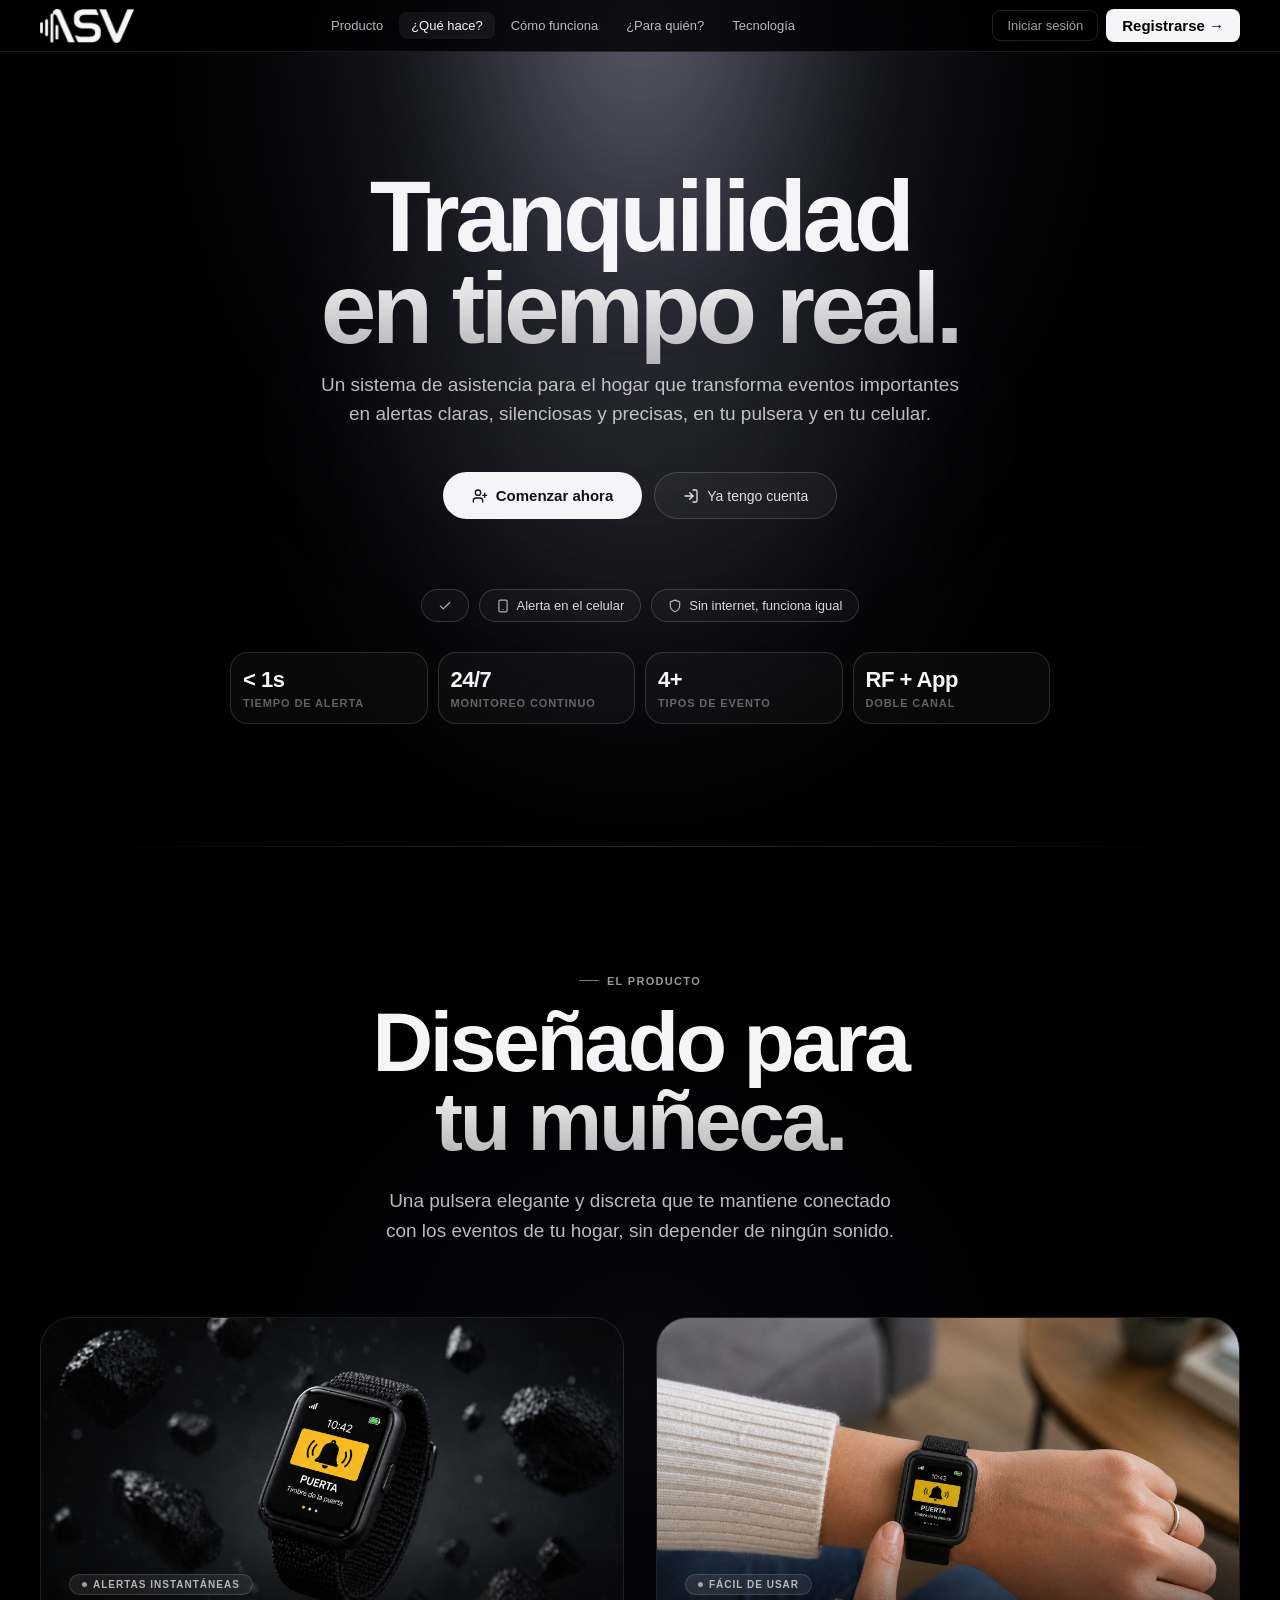
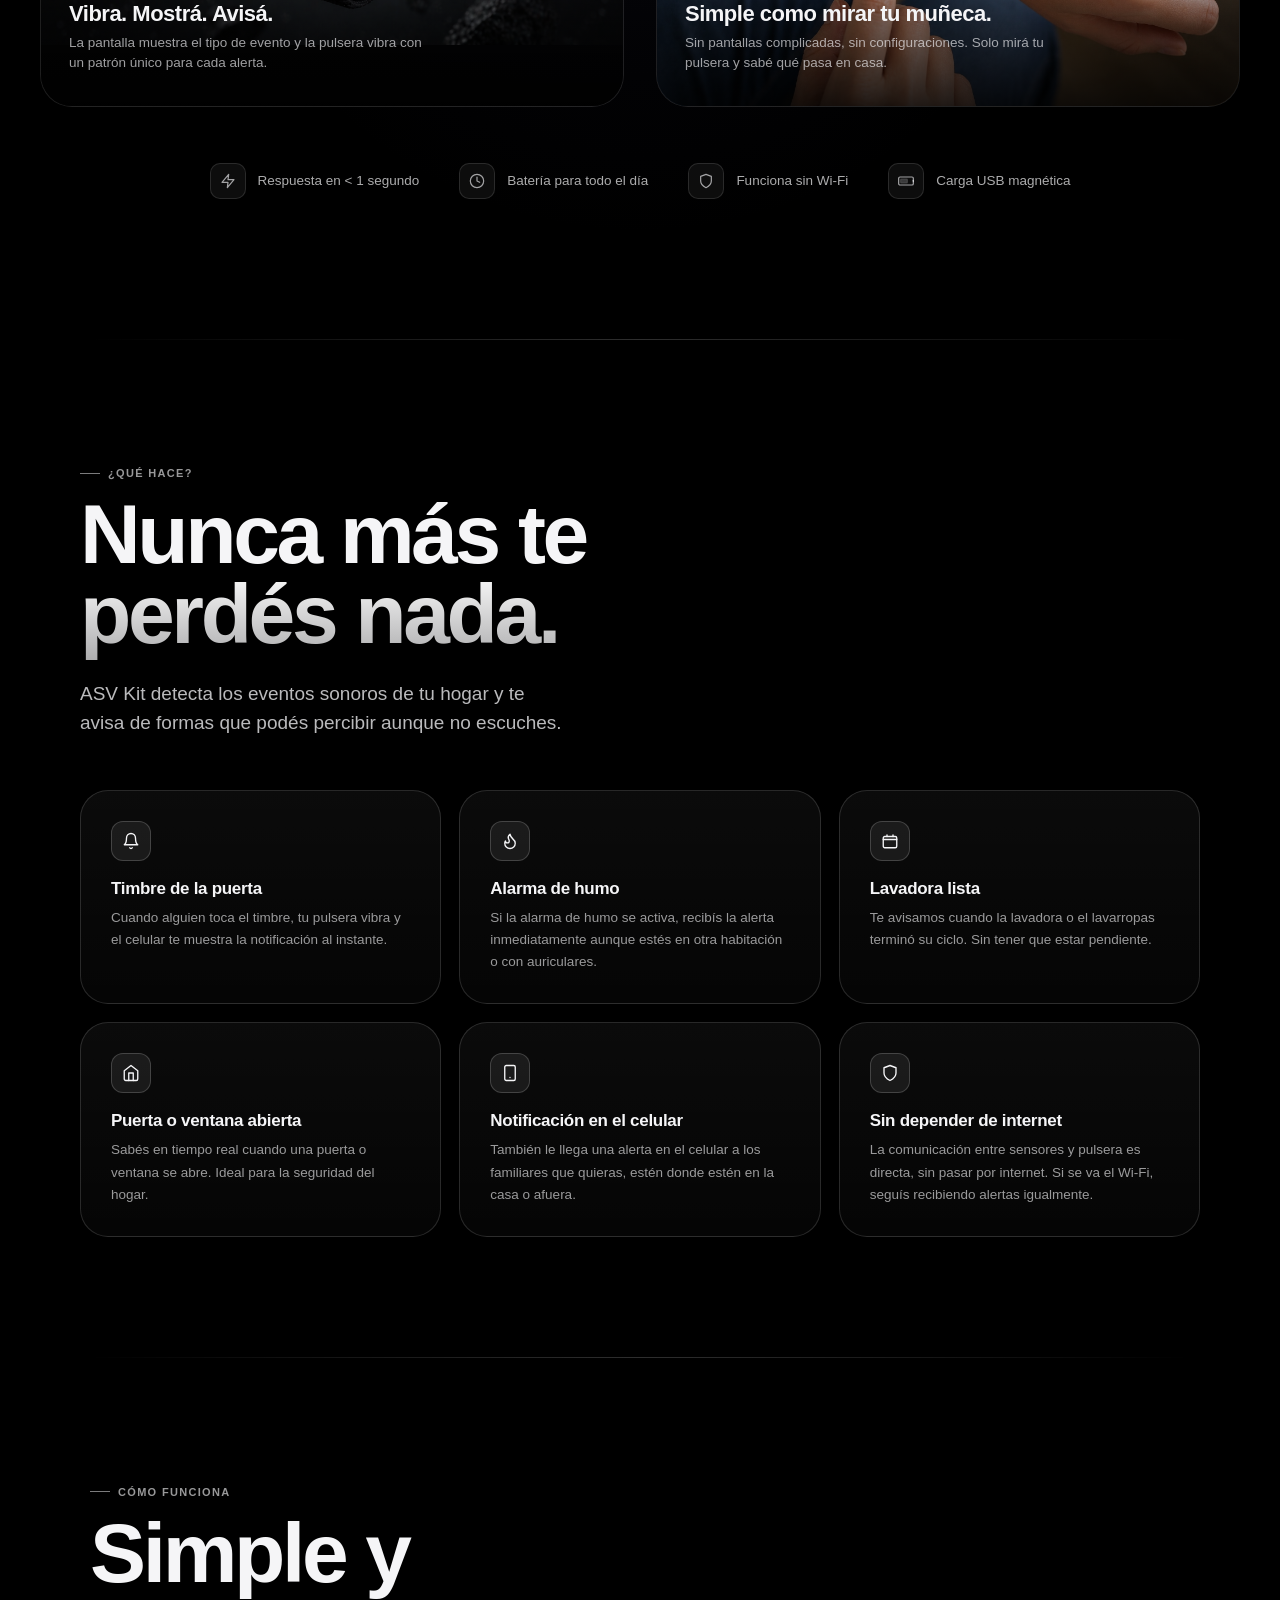
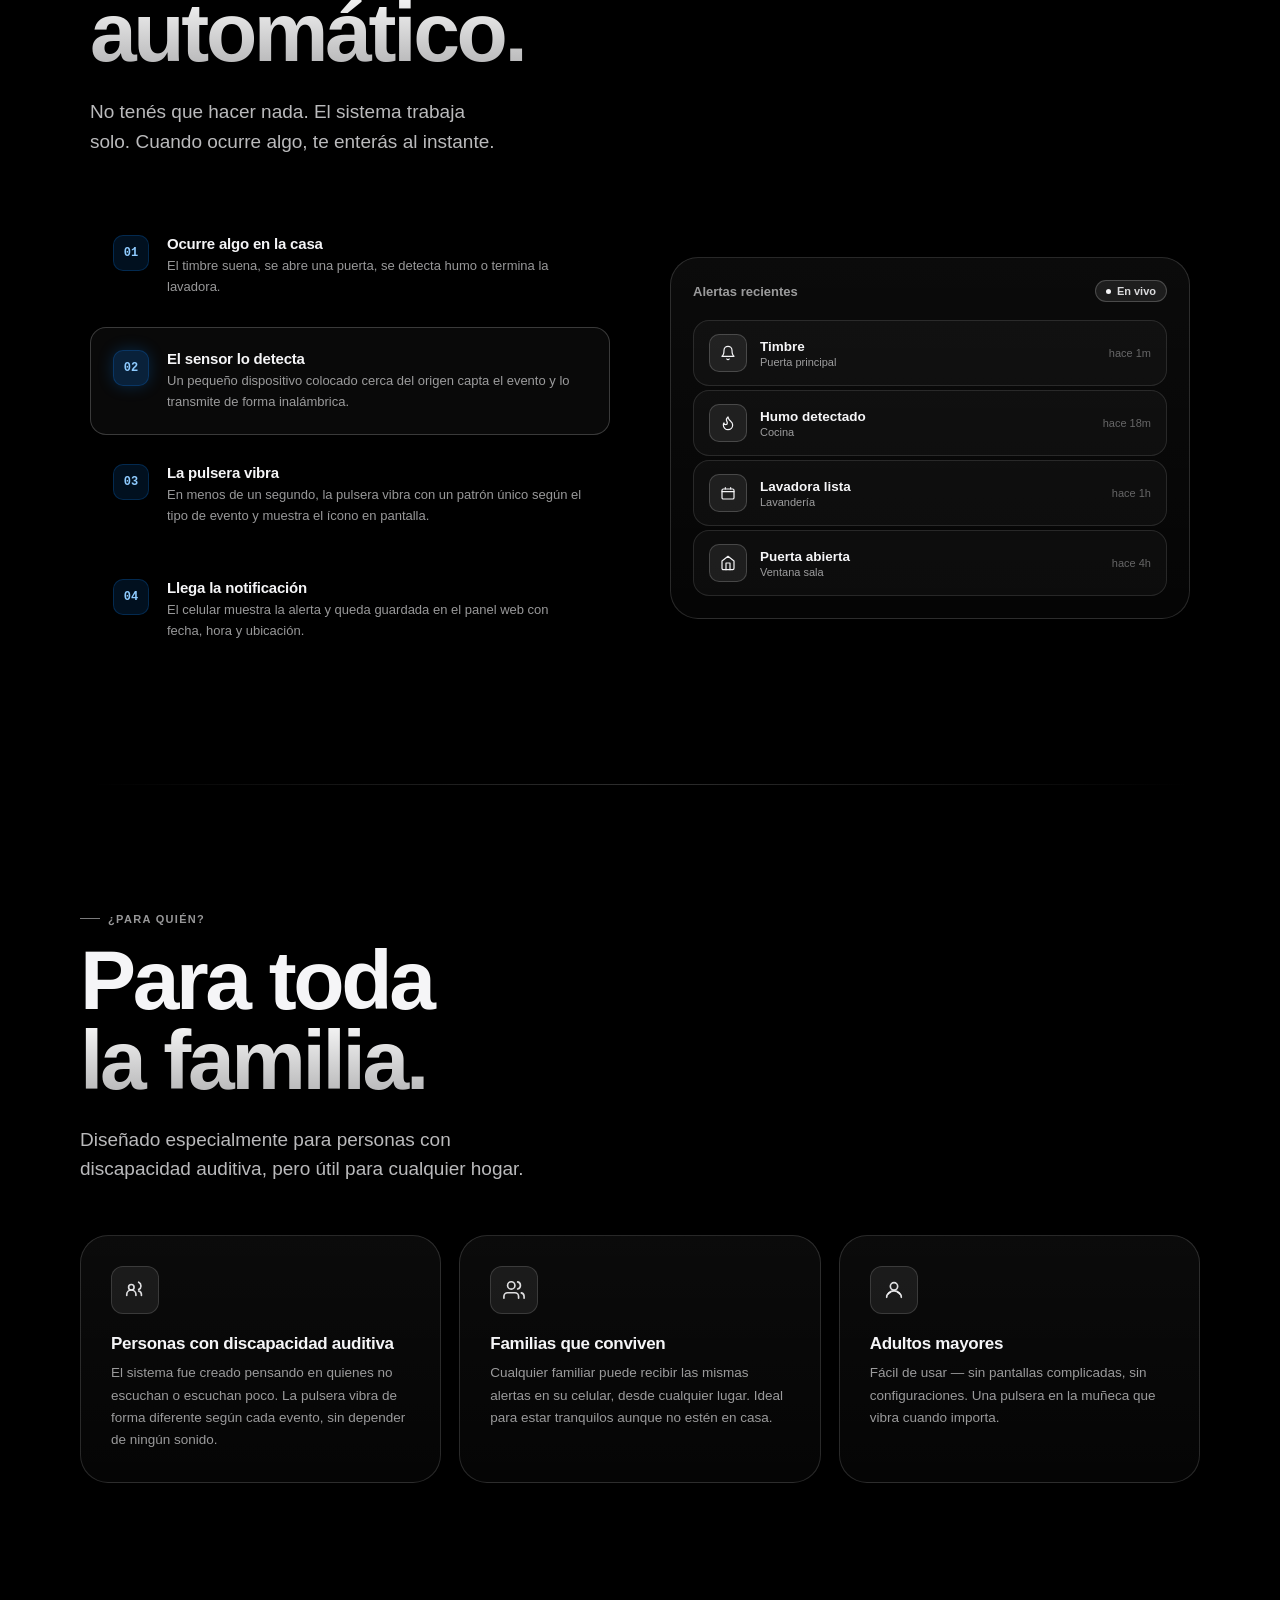
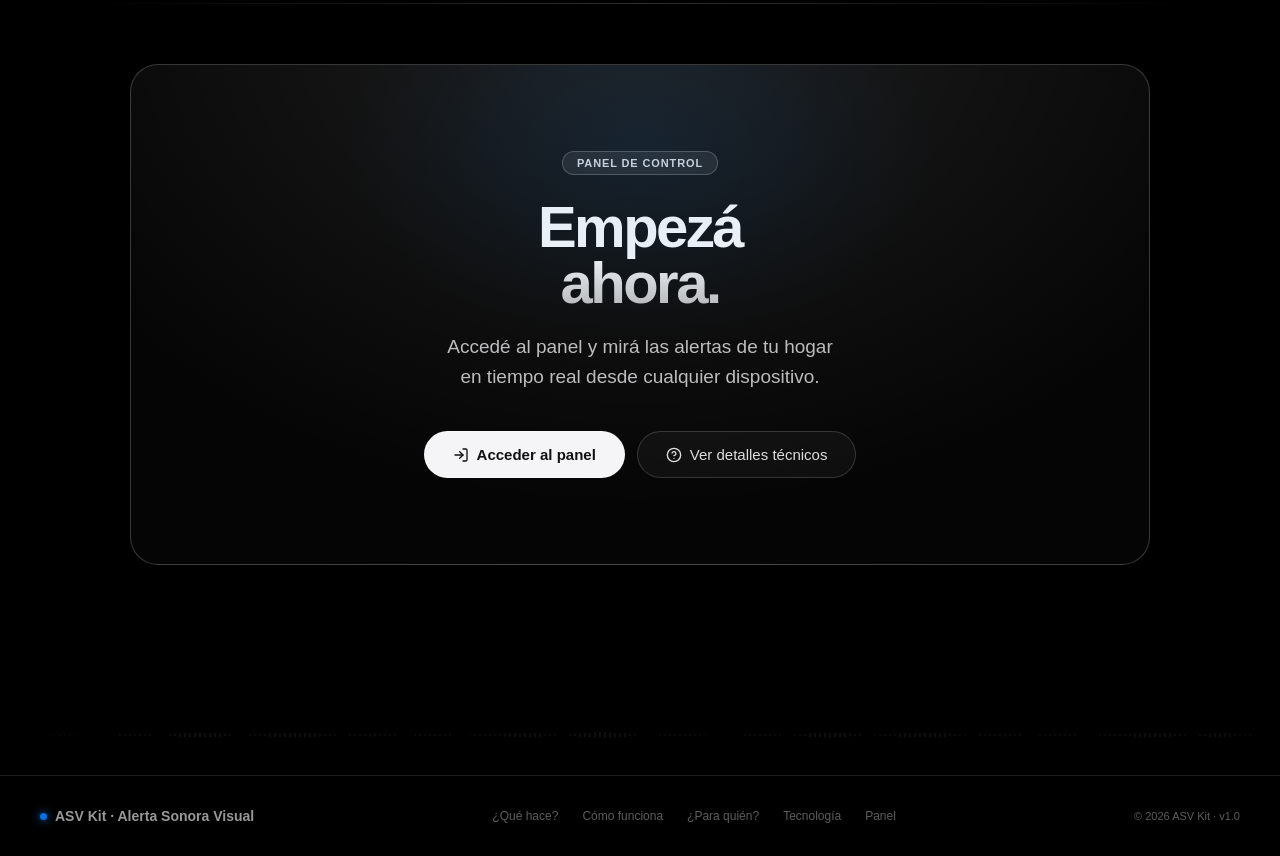
<file: frontend/index.html>
<!DOCTYPE html>
<html lang="es">

<head>
  <meta charset="UTF-8" />
  <meta name="viewport" content="width=device-width, initial-scale=1.0" />
  <title>ASV Kit · Alerta Sonora Visual — Domótica asistiva</title>
  <meta name="description"
    content="Sistema domótico asistivo para personas con discapacidad auditiva. Detectá eventos del hogar y recibí alertas silenciosas en tiempo real." />
  <meta property="og:title" content="ASV Kit · Alerta Sonora Visual" />
  <meta property="og:description"
    content="Domótica asistiva para personas con discapacidad auditiva. Alertas silenciosas en tiempo real." />
  <meta property="og:type" content="website" />
  <meta property="og:locale" content="es_AR" />
  <meta name="theme-color" content="#050507" />
  <style>
    /* ── TOKENS ─────────────────────────────────────────── */
    :root {
      --bg: #000000;
      --bg2: #1d1d1f;
      --bg3: #272729;
      --bg4: #2a2a2d;
      --border: rgba(255, 255, 255, 0.12);
      --border2: rgba(255, 255, 255, 0.24);
      --border3: rgba(255, 255, 255, 0.32);
      --text: #f5f5f7;
      --text2: rgba(245, 245, 247, 0.62);
      --text3: rgba(245, 245, 247, 0.38);
      --blue: #0071e3;
      --blue2: #2997ff;
      --blue-s: rgba(0, 113, 227, 0.14);
      --blue-g: #0071e3;
      --green: #30d158;
      --green-s: rgba(48, 209, 88, 0.12);
      --red: #ff453a;
      --red-s: rgba(255, 69, 58, 0.14);
      --amber: #ffd60a;
      --amber-s: rgba(255, 214, 10, 0.12);
      --teal: #64d2ff;
      --teal-s: rgba(100, 210, 255, 0.12);
      --purple: #bf5af2;
      --purple-s: rgba(191, 90, 242, 0.12);
    }

    *,
    *::before,
    *::after {
      box-sizing: border-box;
      margin: 0;
      padding: 0;
    }

    html {
      scroll-behavior: smooth;
    }

    body {
      background: var(--bg);
      color: var(--text);
      font-family: "SF Pro Text", "SF Pro Icons", "Helvetica Neue", Helvetica, Arial, sans-serif;
      -webkit-font-smoothing: antialiased;
      overflow-x: hidden;
    }

    ::selection {
      background: rgba(0, 113, 227, 0.26);
      color: #fff;
    }

    ::-webkit-scrollbar {
      width: 4px;
    }

    ::-webkit-scrollbar-track {
      background: transparent;
    }

    ::-webkit-scrollbar-thumb {
      background: rgba(255, 255, 255, 0.08);
      border-radius: 4px;
    }

    /* ── BG CANVAS ── */
    #bg-canvas {
      display: none;
    }

    .mesh {
      display: none;
    }

    /* ── AMBIENT GLOW ── */
    .hero-glow {
      pointer-events: none;
      position: absolute;
      top: 0;
      left: 50%;
      transform: translateX(-50%);
      width: 100vw;
      height: 100vh;
      z-index: 0;
      overflow: hidden;
    }

    .hero-glow::before {
      content: '';
      position: absolute;
      top: -10%;
      left: 50%;
      transform: translateX(-50%);
      width: 900px;
      height: 700px;
      background: radial-gradient(ellipse at 50% 20%,
          rgba(180, 180, 210, 0.35) 0%,
          rgba(120, 120, 160, 0.18) 35%,
          rgba(80, 80, 110, 0.06) 60%,
          transparent 75%);
      filter: blur(60px);
    }

    .hero-glow::after {
      content: '';
      position: absolute;
      top: -5%;
      left: 50%;
      transform: translateX(-50%);
      width: 500px;
      height: 380px;
      background: radial-gradient(ellipse at 50% 10%,
          rgba(220, 220, 255, 0.22) 0%,
          rgba(160, 160, 200, 0.10) 45%,
          transparent 70%);
      filter: blur(30px);
    }

    /* Make sure hero content sits above glow */
    .hero>*:not(.hero-glow) {
      position: relative;
      z-index: 1;
    }

    /* ── SCROLL AMBIENT GLOW (fixed background orb) ── */
    #ambient-orb {
      pointer-events: none;
      position: fixed;
      z-index: 0;
      width: 700px;
      height: 700px;
      border-radius: 50%;
      filter: blur(90px);
      opacity: 0.18;
      background: radial-gradient(circle,
          rgba(200, 200, 230, 1) 0%,
          rgba(140, 140, 180, 0.6) 40%,
          transparent 70%);
      transition: left 1.2s cubic-bezier(0.25, 1, 0.5, 1),
        top 1.2s cubic-bezier(0.25, 1, 0.5, 1),
        opacity 0.8s ease;
      transform: translate(-50%, -50%);
    }

    /* ── WAVEFORM STRIP (above footer) ── */
    .wave-strip {
      width: 100%;
      height: 80px;
      position: relative;
      overflow: hidden;
      opacity: 0.6;
    }

    .wave-strip canvas {
      position: absolute;
      inset: 0;
      width: 100%;
      height: 100%;
      pointer-events: none;
    }

    /* ── NAV ── */
    nav {
      position: fixed;
      top: 0;
      left: 0;
      right: 0;
      z-index: 200;
      height: 48px;
      background: rgba(0, 0, 0, 0.8);
      backdrop-filter: saturate(180%) blur(20px);
      border-bottom: 1px solid var(--border);
      display: flex;
      align-items: center;
      justify-content: space-between;
      padding: 0 40px;
      transition: background .3s;
    }

    nav.scrolled {
      background: rgba(0, 0, 0, 0.9);
    }

    .nav-logo {
      display: flex;
      align-items: center;
      gap: 10px;
      font-size: 15px;
      font-weight: 700;
      color: var(--text);
      text-decoration: none;
      letter-spacing: -.2px;
    }

    .nav-badge {
      font-size: 10px;
      font-weight: 600;
      background: var(--blue-g);
      color: #fff;
      padding: 2px 7px;
      border-radius: 999px;
      letter-spacing: .03em;
    }

    .nav-links {
      display: flex;
      align-items: center;
      gap: 4px;
    }

    .nav-link {
      font-size: 13px;
      color: var(--text2);
      text-decoration: none;
      padding: 6px 12px;
      border-radius: 8px;
      transition: color .15s, background .15s;
      font-weight: 450;
    }

    .nav-link:hover {
      color: var(--text);
      background: rgba(255, 255, 255, 0.05);
    }

    .nav-cta {
      font-size: 15px;
      font-weight: 600;
      color: #000000;
      background: #f5f5f7;
      padding: 8px 16px;
      border-radius: 8px;
      text-decoration: none;
      transition: opacity .15s, transform .1s;
      box-shadow: none;
    }

    .nav-cta:hover {
      opacity: .88;
      transform: translateY(-1px);
    }

    /* mobile burger */
    .nav-burger {
      display: none;
      background: none;
      border: none;
      cursor: pointer;
      color: var(--text);
      padding: 4px;
    }

    .nav-burger svg {
      width: 22px;
      height: 22px;
    }

    @media(max-width:700px) {
      .nav-links {
        display: none;
      }

      .nav-cta {
        display: none;
      }

      .nav-burger {
        display: block;
      }

      .nav-links.open {
        display: flex;
        flex-direction: column;
        position: absolute;
        top: 56px;
        left: 0;
        right: 0;
        background: rgba(0, 0, 0, 0.95);
        backdrop-filter: blur(24px);
        border-bottom: 1px solid var(--border);
        padding: 16px 24px;
        gap: 4px;
      }

      .nav-links.open .nav-link {
        padding: 12px 16px;
        font-size: 15px;
        border-radius: 10px;
      }

      .nav-links.open .nav-cta-mobile {
        display: inline-flex;
        align-items: center;
        gap: 6px;
        font-size: 14px;
        font-weight: 600;
        color: #000000;
        background: #f5f5f7;
        padding: 10px 15px;
        border-radius: 8px;
        text-decoration: none;
        margin-top: 8px;
        text-align: center;
        justify-content: center;
      }
    }

    /* ── PAGE WRAPPER ── */
    .page {
      position: relative;
      z-index: 1;
    }

    /* ── HERO ── */
    .hero {
      min-height: 100vh;
      display: flex;
      flex-direction: column;
      align-items: center;
      justify-content: center;
      text-align: center;
      padding: 120px 24px 80px;
    }

    .hero-eyebrow {
      display: inline-flex;
      align-items: center;
      gap: 8px;
      font-size: 12px;
      font-weight: 600;
      color: #8ecbff;
      background: rgba(10, 132, 255, 0.1);
      border: 1px solid rgba(10, 132, 255, 0.24);
      padding: 6px 16px;
      border-radius: 999px;
      margin-bottom: 32px;
      letter-spacing: .04em;
      text-transform: uppercase;
      animation: fadeUp .7s .1s ease both;
    }

    .hero-eyebrow-dot {
      width: 6px;
      height: 6px;
      border-radius: 50%;
      background: var(--blue);
      box-shadow: 0 0 8px var(--blue);
      animation: breathe 2s ease-in-out infinite;
    }

    .hero-title {
      font-size: clamp(28px, 4.5vw, 52px);
      font-weight: 900;
      letter-spacing: -1.5px;
      line-height: 1.02;
      margin-bottom: 16px;
      animation: fadeUp .7s .2s ease both;
    }

    .hero-title .gr {
      background: var(--blue-g);
      -webkit-background-clip: text;
      -webkit-text-fill-color: transparent;
      background-clip: text;
    }

    .hero-sub {
      font-size: clamp(13px, 1.4vw, 15px);
      font-weight: 350;
      color: var(--text2);
      max-width: 520px;
      line-height: 1.6;
      margin-bottom: 44px;
      animation: fadeUp .7s .3s ease both;
    }

    .hero-actions {
      display: flex;
      gap: 12px;
      flex-wrap: wrap;
      justify-content: center;
      margin-bottom: 70px;
      animation: fadeUp .7s .4s ease both;
    }

    .btn-primary {
      font-size: 15px;
      font-weight: 600;
      color: #fff;
      background: var(--blue-g);
      padding: 14px 28px;
      border-radius: 12px;
      text-decoration: none;
      transition: opacity .15s, transform .1s, box-shadow .15s;
      display: inline-flex;
      align-items: center;
      gap: 8px;
      box-shadow: 0 6px 24px rgba(10, 132, 255, 0.28);
    }

    .btn-primary:hover {
      opacity: .92;
      transform: translateY(-2px);
      box-shadow: 0 10px 34px rgba(10, 132, 255, 0.35);
    }

    .btn-ghost {
      font-size: 15px;
      font-weight: 500;
      color: var(--text2);
      background: rgba(255, 255, 255, 0.04);
      border: 1px solid var(--border2);
      padding: 14px 28px;
      border-radius: 12px;
      text-decoration: none;
      transition: background .15s, color .15s, border-color .15s, transform .1s;
      display: inline-flex;
      align-items: center;
      gap: 8px;
    }

    .btn-ghost:hover {
      background: rgba(255, 255, 255, 0.07);
      color: var(--text);
      border-color: var(--border3);
      transform: translateY(-1px);
    }

    /* ── HERO BENEFIT PILLS ── */
    .hero-pills {
      display: flex;
      gap: 10px;
      flex-wrap: wrap;
      justify-content: center;
      animation: fadeUp .7s .5s ease both;
    }

    .pill {
      display: inline-flex;
      align-items: center;
      gap: 7px;
      background: rgba(255, 255, 255, 0.02);
      border: 1px solid rgba(255, 255, 255, 0.14);
      border-radius: 999px;
      padding: 8px 16px;
      font-size: 13px;
      font-weight: 500;
      color: rgba(245, 245, 247, 0.72);
      transition: background .15s, color .15s, border-color .15s, transform .1s;
      cursor: default;
    }

    .pill svg {
      width: 14px;
      height: 14px;
      flex-shrink: 0;
    }

    .pill.p-green {
      color: rgba(245, 245, 247, 0.88);
      border-color: rgba(255, 255, 255, .16);
      background: rgba(255, 255, 255, 0.03);
    }

    .pill.p-blue {
      color: rgba(245, 245, 247, 0.88);
      border-color: rgba(255, 255, 255, .16);
      background: rgba(255, 255, 255, 0.03);
    }

    .pill.p-amber {
      color: rgba(245, 245, 247, 0.88);
      border-color: rgba(255, 255, 255, .16);
      background: rgba(255, 255, 255, 0.03);
    }

    .pill:hover {
      background: rgba(255, 255, 255, 0.07);
      color: var(--text);
      border-color: var(--border3);
      transform: translateY(-1px);
    }

    .hero-metrics {
      margin-top: 30px;
      width: min(820px, 100%);
      display: grid;
      grid-template-columns: repeat(4, minmax(0, 1fr));
      gap: 10px;
      animation: fadeUp .7s .58s ease both;
    }

    @media(max-width:760px) {
      .hero-metrics {
        grid-template-columns: repeat(2, minmax(0, 1fr));
      }
    }

    .metric-card {
      border: 1px solid rgba(255, 255, 255, 0.12);
      background: linear-gradient(180deg, rgba(255, 255, 255, 0.03), rgba(255, 255, 255, 0.01));
      border-radius: 14px;
      padding: 14px 12px;
      text-align: left;
      backdrop-filter: blur(8px);
      transition: border-color .2s, transform .2s;
    }

    .metric-card:hover {
      border-color: rgba(255, 255, 255, 0.2);
      transform: translateY(-2px);
    }

    .metric-value {
      font-size: 20px;
      font-weight: 800;
      letter-spacing: -.5px;
      margin-bottom: 4px;
      color: var(--text);
    }

    .metric-label {
      font-size: 11px;
      text-transform: uppercase;
      letter-spacing: .08em;
      color: var(--text3);
      font-weight: 600;
    }

    /* ── DIVIDER ── */
    .divider {
      height: 1px;
      max-width: 1100px;
      margin: 0 auto;
      background: linear-gradient(90deg, transparent, var(--border), transparent);
    }

    /* ── SECTIONS ── */
    .section {
      max-width: 1100px;
      margin: 0 auto;
      padding: 100px 40px;
    }

    .section-eyebrow {
      font-size: 11px;
      font-weight: 600;
      color: var(--blue);
      text-transform: uppercase;
      letter-spacing: .14em;
      margin-bottom: 16px;
      display: inline-flex;
      align-items: center;
      gap: 8px;
    }

    .section-eyebrow::before {
      content: '';
      display: block;
      width: 20px;
      height: 1px;
      background: var(--blue);
    }

    .section-title {
      font-size: clamp(34px, 5vw, 56px);
      font-weight: 800;
      letter-spacing: -2px;
      line-height: 1.04;
      margin-bottom: 18px;
    }

    .section-title .gr {
      background: var(--blue-g);
      -webkit-background-clip: text;
      -webkit-text-fill-color: transparent;
      background-clip: text;
    }

    .section-sub {
      font-size: 17px;
      color: var(--text2);
      font-weight: 350;
      line-height: 1.7;
      max-width: 520px;
    }

    /* ── BENEFITS GRID (replaces bento) ── */
    .benefits-grid {
      display: grid;
      grid-template-columns: repeat(3, 1fr);
      gap: 14px;
      margin-top: 52px;
    }

    @media(max-width:900px) {
      .benefits-grid {
        grid-template-columns: 1fr 1fr;
      }
    }

    @media(max-width:560px) {
      .benefits-grid {
        grid-template-columns: 1fr;
      }
    }

    .benefit-card {
      background: linear-gradient(180deg, rgba(255, 255, 255, 0.02), rgba(255, 255, 255, 0.008));
      border: 1px solid rgba(255, 255, 255, 0.1);
      border-radius: 20px;
      padding: 30px;
      position: relative;
      overflow: hidden;
      transition: transform .25s, border-color .25s, box-shadow .25s;
    }

    .benefit-card:hover {
      transform: translateY(-4px);
      border-color: rgba(255, 255, 255, 0.2);
      box-shadow: 0 16px 42px rgba(0, 0, 0, 0.42);
    }

    .benefit-card::before {
      content: '';
      position: absolute;
      top: var(--y, -50px);
      left: var(--x, -50px);
      transform: translate(-50%, -50%);
      width: 320px;
      height: 320px;
      border-radius: 50%;
      opacity: 0;
      transition: opacity .35s;
      pointer-events: none;
      z-index: 0;
    }

    .benefit-card>*,
    .who-card>* {
      position: relative;
      z-index: 1;
    }

    .benefit-card:hover::before {
      opacity: 1;
    }

    .bc-blue::before {
      background: radial-gradient(circle, rgba(255, 255, 255, .15) 0%, transparent 70%);
    }

    .bc-green::before {
      background: radial-gradient(circle, rgba(255, 255, 255, .15) 0%, transparent 70%);
    }

    .bc-amber::before {
      background: radial-gradient(circle, rgba(255, 255, 255, .15)0%, transparent 70%);
    }

    .bc-teal::before {
      background: radial-gradient(circle, rgba(255, 255, 255, .15) 0%, transparent 70%);
    }

    .bc-red::before {
      background: radial-gradient(circle, rgba(255, 255, 255, .15) 0%, transparent 70%);
    }

    .bc-purple::before {
      background: radial-gradient(circle, rgba(255, 255, 255, .15)0%, transparent 70%);
    }

    .benefit-icon {
      width: 40px;
      height: 40px;
      border-radius: 12px;
      margin-bottom: 18px;
      display: inline-flex;
      align-items: center;
      justify-content: center;
      border: 1px solid var(--border2);
      background: rgba(255, 255, 255, 0.03);
    }

    .benefit-icon svg {
      width: 18px;
      height: 18px;
    }

    .benefit-title {
      font-size: 17px;
      font-weight: 700;
      letter-spacing: -.3px;
      margin-bottom: 8px;
    }

    .benefit-desc {
      font-size: 13.5px;
      color: var(--text2);
      line-height: 1.65;
    }

    /* ── HOW IT WORKS (simplified) ── */
    .steps-section {
      max-width: 1100px;
      margin: 0 auto;
      padding: 100px 40px;
    }

    .steps-grid {
      display: grid;
      grid-template-columns: 1fr 1fr;
      gap: 60px;
      align-items: center;
      margin-top: 56px;
    }

    @media(max-width:800px) {
      .steps-grid {
        grid-template-columns: 1fr;
        gap: 40px;
      }
    }

    .steps-list {
      display: flex;
      flex-direction: column;
      gap: 6px;
    }

    .step-item {
      display: flex;
      gap: 18px;
      padding: 22px;
      border-radius: 16px;
      border: 1px solid transparent;
      transition: background .2s, border-color .2s;
      cursor: default;
    }

    .step-item:hover,
    .step-item.active {
      background: rgba(255, 255, 255, 0.035);
      border-color: rgba(255, 255, 255, 0.2);
    }

    .step-num {
      width: 36px;
      height: 36px;
      border-radius: 10px;
      flex-shrink: 0;
      display: flex;
      align-items: center;
      justify-content: center;
      font-size: 12px;
      font-weight: 700;
      font-family: monospace;
      background: rgba(10, 132, 255, 0.12);
      color: #8ecbff;
      border: 1px solid rgba(10, 132, 255, 0.22);
      transition: background .2s, box-shadow .2s;
    }

    .step-item:hover .step-num,
    .step-item.active .step-num {
      background: rgba(10, 132, 255, 0.2);
      box-shadow: 0 0 16px rgba(10, 132, 255, 0.24);
    }

    .step-title {
      font-size: 15px;
      font-weight: 700;
      margin-bottom: 4px;
      letter-spacing: -.2px;
    }

    .step-desc {
      font-size: 13px;
      color: var(--text2);
      line-height: 1.6;
    }

    /* ── DEMO PANEL ── */
    .demo-panel {
      background: linear-gradient(180deg, rgba(255, 255, 255, 0.025), rgba(255, 255, 255, 0.012));
      border: 1px solid rgba(255, 255, 255, 0.15);
      border-radius: 22px;
      padding: 22px;
      box-shadow: 0 0 70px rgba(10, 132, 255, 0.08);
    }

    .demo-header {
      display: flex;
      align-items: center;
      justify-content: space-between;
      margin-bottom: 18px;
    }

    .demo-label {
      font-size: 13px;
      font-weight: 600;
      color: var(--text2);
    }

    .live-badge {
      display: flex;
      align-items: center;
      gap: 6px;
      font-size: 11px;
      font-weight: 600;
      color: var(--green);
      background: var(--green-s);
      border: 1px solid rgba(34, 197, 94, 0.2);
      padding: 4px 10px;
      border-radius: 999px;
    }

    .live-dot {
      width: 5px;
      height: 5px;
      border-radius: 50%;
      background: var(--green);
      animation: breathe 1.5s ease-in-out infinite;
    }

    .event-list {
      display: flex;
      flex-direction: column;
      gap: 4px;
    }

    .event-item {
      display: flex;
      align-items: center;
      gap: 13px;
      padding: 13px 15px;
      border-radius: 12px;
      background: rgba(255, 255, 255, 0.025);
      border: 1px solid var(--border);
      transition: background .2s, border-color .2s, transform .2s;
      cursor: default;
      animation: slideIn .5s ease both;
    }

    .event-item:hover {
      background: rgba(255, 255, 255, 0.04);
      border-color: var(--border2);
      transform: translateX(4px);
    }

    @keyframes slideIn {
      from {
        opacity: 0;
        transform: translateX(-10px)
      }

      to {
        opacity: 1;
        transform: translateX(0)
      }
    }

    .event-icon {
      width: 38px;
      height: 38px;
      border-radius: 10px;
      flex-shrink: 0;
      display: flex;
      align-items: center;
      justify-content: center;
    }

    .event-icon svg {
      width: 16px;
      height: 16px;
    }

    .event-body {
      flex: 1;
      min-width: 0;
    }

    .event-name {
      font-size: 13.5px;
      font-weight: 600;
      margin-bottom: 2px;
    }

    .event-loc {
      font-size: 11px;
      color: var(--text2);
    }

    .event-time {
      font-size: 11px;
      color: var(--text3);
      white-space: nowrap;
    }

    /* ── WHO IS IT FOR ── */
    .who-section {
      max-width: 1100px;
      margin: 0 auto;
      padding: 100px 40px;
    }

    .who-grid {
      display: grid;
      grid-template-columns: repeat(3, 1fr);
      gap: 16px;
      margin-top: 52px;
    }

    @media(max-width:768px) {
      .who-grid {
        grid-template-columns: 1fr;
      }
    }

    .who-card {
      background: linear-gradient(180deg, rgba(255, 255, 255, 0.022), rgba(255, 255, 255, 0.01));
      border: 1px solid rgba(255, 255, 255, 0.1);
      border-radius: 20px;
      padding: 30px;
      transition: transform .25s, border-color .25s;
      position: relative;
      overflow: hidden;
    }

    .who-card::before {
      content: '';
      position: absolute;
      top: var(--y, -50px);
      left: var(--x, -50px);
      transform: translate(-50%, -50%);
      width: 320px;
      height: 320px;
      border-radius: 50%;
      background: radial-gradient(circle, rgba(255, 255, 255, 0.15) 0%, transparent 70%);
      opacity: 0;
      transition: opacity .35s;
      pointer-events: none;
      z-index: 0;
    }

    .who-card:hover::before {
      opacity: 1;
    }

    .who-card:hover {
      transform: translateY(-4px);
      border-color: rgba(255, 255, 255, 0.2);
    }

    .who-icon {
      width: 48px;
      height: 48px;
      border-radius: 12px;
      display: flex;
      align-items: center;
      justify-content: center;
      margin-bottom: 20px;
      background: rgba(255, 255, 255, 0.07);
      border: 1px solid rgba(255, 255, 255, 0.14);
      color: rgba(245, 245, 247, 0.9);
    }

    .who-icon svg {
      width: 22px;
      height: 22px;
    }

    .who-title {
      font-size: 17px;
      font-weight: 700;
      letter-spacing: -.3px;
      margin-bottom: 8px;
    }

    .who-desc {
      font-size: 13.5px;
      color: var(--text2);
      line-height: 1.65;
    }

    /* ── CTA ── */
    .cta-section {
      max-width: 1100px;
      margin: 0 auto;
      padding: 60px 40px 130px;
    }

    .cta-card {
      background: linear-gradient(135deg, rgba(10, 132, 255, 0.085) 0%, rgba(94, 92, 230, 0.06) 100%);
      border: 1px solid rgba(10, 132, 255, 0.24);
      border-radius: 28px;
      padding: 72px 40px;
      text-align: center;
      position: relative;
      overflow: hidden;
    }

    .cta-card::before {
      content: '';
      position: absolute;
      top: -120px;
      left: 50%;
      transform: translateX(-50%);
      width: 600px;
      height: 400px;
      background: radial-gradient(ellipse, rgba(10, 132, 255, 0.1) 0%, transparent 70%);
      pointer-events: none;
    }

    .cta-tag {
      display: inline-block;
      font-size: 11px;
      font-weight: 700;
      letter-spacing: .08em;
      text-transform: uppercase;
      color: #96d3ff;
      background: rgba(10, 132, 255, 0.12);
      border: 1px solid rgba(10, 132, 255, .28);
      padding: 5px 14px;
      border-radius: 999px;
      margin-bottom: 24px;
    }

    .cta-title {
      font-size: clamp(34px, 6vw, 58px);
      font-weight: 900;
      letter-spacing: -2.5px;
      line-height: .98;
      margin-bottom: 20px;
    }

    .cta-title .gr {
      background: var(--blue-g);
      -webkit-background-clip: text;
      -webkit-text-fill-color: transparent;
      background-clip: text;
    }

    .cta-sub {
      font-size: 17px;
      color: var(--text2);
      font-weight: 350;
      max-width: 400px;
      margin: 0 auto 40px;
      line-height: 1.65;
    }

    .cta-actions {
      display: flex;
      gap: 12px;
      justify-content: center;
      flex-wrap: wrap;
      position: relative;
      z-index: 1;
    }

    /* ── FOOTER ── */
    footer {
      border-top: 1px solid var(--border);
      padding: 32px 40px;
      display: flex;
      align-items: center;
      justify-content: space-between;
      flex-wrap: wrap;
      gap: 16px;
      position: relative;
      z-index: 1;
    }

    .footer-logo {
      display: flex;
      align-items: center;
      gap: 8px;
      font-size: 14px;
      font-weight: 700;
      color: var(--text2);
    }

    .footer-dot {
      width: 7px;
      height: 7px;
      border-radius: 50%;
      background: var(--blue);
      box-shadow: 0 0 8px var(--blue);
      animation: breathe 3s ease-in-out infinite;
    }

    .footer-links {
      display: flex;
      gap: 24px;
      flex-wrap: wrap;
    }

    .footer-link {
      font-size: 12px;
      color: var(--text3);
      text-decoration: none;
      transition: color .15s;
      font-weight: 500;
    }

    .footer-link:hover {
      color: var(--text2);
    }

    .footer-copy {
      font-size: 11px;
      color: var(--text3);
    }

    /* ── SESSION WIDGET ── */
    .nav-session {
      display: flex;
      align-items: center;
      gap: 8px;
    }

    .nav-avatar {
      width: 32px;
      height: 32px;
      border-radius: 50%;
      background: #f5f5f7;
      color: #000000;
      font-size: 13px;
      font-weight: 700;
      display: flex;
      align-items: center;
      justify-content: center;
      flex-shrink: 0;
      box-shadow: none;
    }

    .nav-session-info {
      display: flex;
      flex-direction: column;
      line-height: 1.2;
    }

    .nav-session-label {
      font-size: 10px;
      color: var(--text3);
      font-weight: 500;
      text-transform: uppercase;
      letter-spacing: .05em;
    }

    .nav-session-name {
      font-size: 13px;
      font-weight: 600;
      color: var(--text);
    }

    .nav-session-btns {
      display: flex;
      gap: 6px;
      margin-left: 4px;
    }

    .nav-session-btn {
      font-size: 12px;
      font-weight: 600;
      padding: 6px 13px;
      border-radius: 8px;
      text-decoration: none;
      border: none;
      cursor: pointer;
      font-family: inherit;
      transition: opacity .15s, transform .1s;
    }

    .nav-session-btn.primary {
      background: #f5f5f7;
      color: #000000;
      box-shadow: none;
    }

    .nav-session-btn.ghost {
      background: rgba(255, 255, 255, 0.05);
      border: 1px solid var(--border2);
      color: var(--text2);
    }

    .nav-session-btn:hover {
      opacity: .85;
      transform: translateY(-1px);
    }

    @media(max-width:600px) {
      .nav-session-info {
        display: none;
      }
    }

    /* ── APPLE PRESENTATION MODE ── */
    nav {
      height: 52px;
      background: rgba(0, 0, 0, 0.82);
      border-bottom: 1px solid rgba(255, 255, 255, 0.1);
    }

    .nav-logo {
      font-size: 14px;
      font-weight: 600;
    }

    .nav-badge {
      background: rgba(255, 255, 255, 0.12);
      color: rgba(255, 255, 255, 0.92);
    }

    .nav-link {
      color: rgba(245, 245, 247, 0.74);
      font-weight: 500;
    }

    .nav-link:hover {
      background: rgba(255, 255, 255, 0.08);
    }

    .hero {
      min-height: 94vh;
      padding: 112px 24px 64px;
    }

    .hero-eyebrow {
      background: rgba(255, 255, 255, 0.06);
      border: 1px solid rgba(255, 255, 255, 0.15);
      color: rgba(245, 245, 247, 0.86);
      letter-spacing: .08em;
    }

    .hero-eyebrow-dot {
      background: #f5f5f7;
      box-shadow: none;
    }

    .hero-title {
      font-size: clamp(46px, 9vw, 100px);
      letter-spacing: -0.045em;
      line-height: 0.92;
      font-weight: 700;
      text-wrap: balance;
      text-align: center;
    }

    .hero-title .gr,
    .section-title .gr,
    .cta-title .gr {
      background: linear-gradient(180deg, #ffffff 0%, rgba(245, 245, 247, 0.7) 100%);
      -webkit-background-clip: text;
      -webkit-text-fill-color: transparent;
      background-clip: text;
    }

    .hero-sub,
    .section-sub,
    .cta-sub {
      color: rgba(245, 245, 247, 0.76);
      font-size: clamp(15px, 1.7vw, 19px);
      line-height: 1.55;
      max-width: 700px;
      text-wrap: balance;
    }

    .btn-primary {
      background: #f5f5f7;
      color: #111114;
      box-shadow: none;
      border: 1px solid rgba(255, 255, 255, 0.26);
      border-radius: 999px;
      font-weight: 600;
    }

    .btn-primary:hover {
      opacity: 1;
      transform: translateY(-1px);
      box-shadow: none;
      background: #ffffff;
    }

    .btn-ghost {
      background: rgba(255, 255, 255, 0.04);
      color: rgba(245, 245, 247, 0.9);
      border: 1px solid rgba(255, 255, 255, 0.16);
      border-radius: 999px;
    }

    .hero-pills,
    .hero-metrics {
      max-width: 980px;
    }

    .pill,
    .metric-card {
      background: rgba(255, 255, 255, 0.03);
      border: 1px solid rgba(255, 255, 255, 0.14);
      backdrop-filter: blur(18px);
      border-radius: 18px;
    }

    .pill svg {
      opacity: .8;
    }

    .metric-value {
      font-size: 22px;
      font-weight: 700;
    }

    .section,
    .steps-section,
    .who-section {
      max-width: 1200px;
      padding: 120px 40px;
    }

    .section-eyebrow {
      color: rgba(245, 245, 247, 0.62);
      letter-spacing: 0.12em;
    }

    .section-eyebrow::before {
      background: rgba(245, 245, 247, 0.5);
    }

    .section-title {
      font-size: clamp(42px, 7vw, 84px);
      letter-spacing: -0.04em;
      line-height: 0.95;
      font-weight: 700;
      text-wrap: balance;
      margin-bottom: 24px;
    }

    .benefits-grid,
    .who-grid {
      gap: 18px;
    }

    .benefit-card,
    .who-card,
    .demo-panel,
    .cta-card {
      border-radius: 28px;
      background: linear-gradient(180deg, rgba(255, 255, 255, 0.045) 0%, rgba(255, 255, 255, 0.02) 100%);
      border: 1px solid rgba(255, 255, 255, 0.14);
      box-shadow: none;
    }

    .benefit-card:hover,
    .who-card:hover {
      border-color: rgba(255, 255, 255, 0.24);
      transform: translateY(-2px);
      box-shadow: none;
    }

    .benefit-icon,
    .event-icon {
      background: rgba(255, 255, 255, 0.07) !important;
      color: #f5f5f7 !important;
      border: 1px solid rgba(255, 255, 255, 0.18);
    }

    .live-badge {
      color: rgba(245, 245, 247, 0.88);
      background: rgba(255, 255, 255, 0.08);
      border: 1px solid rgba(255, 255, 255, 0.2);
    }

    .live-dot {
      background: #f5f5f7;
    }

    .event-item {
      border-radius: 16px;
      background: rgba(255, 255, 255, 0.03);
      border: 1px solid rgba(255, 255, 255, 0.11);
    }

    .event-item:hover {
      background: rgba(255, 255, 255, 0.06);
    }

    .cta-card {
      padding: 86px 44px;
      background: radial-gradient(120% 180% at 50% -10%, rgba(255, 255, 255, 0.12), rgba(255, 255, 255, 0.02) 55%);
      border: 1px solid rgba(255, 255, 255, 0.2);
    }

    .cta-tag {
      background: rgba(255, 255, 255, 0.08);
      border-color: rgba(255, 255, 255, 0.22);
      color: rgba(245, 245, 247, 0.86);
    }

    .divider {
      background: linear-gradient(90deg, transparent, rgba(255, 255, 255, 0.18), transparent);
    }

    /* ── ANIMATIONS ── */
    @keyframes fadeUp {
      from {
        opacity: 0;
        transform: translateY(24px)
      }

      to {
        opacity: 1;
        transform: none
      }
    }

    @keyframes breathe {

      0%,
      100% {
        opacity: 1;
        transform: scale(1)
      }

      50% {
        opacity: .4;
        transform: scale(.8)
      }
    }

    @keyframes float {

      0%,
      100% {
        transform: translateY(0)
      }

      50% {
        transform: translateY(-6px)
      }
    }

    /* ── PRODUCT SHOWCASE ── */
    .product-showcase {
      position: relative;
      overflow: hidden;
      padding: 120px 40px 140px;
      max-width: 1400px;
      margin: 0 auto;
    }

    .product-showcase::before {
      content: '';
      position: absolute;
      top: 50%;
      left: 50%;
      transform: translate(-50%, -50%);
      width: 900px;
      height: 900px;
      background: radial-gradient(ellipse at center,
        rgba(100, 100, 180, 0.08) 0%,
        rgba(60, 60, 120, 0.04) 40%,
        transparent 70%);
      pointer-events: none;
      z-index: 0;
    }

    .showcase-header {
      text-align: center;
      margin-bottom: 72px;
      position: relative;
      z-index: 1;
    }

    .showcase-grid {
      display: grid;
      grid-template-columns: 1fr 1fr;
      gap: 32px;
      position: relative;
      z-index: 1;
      align-items: stretch;
    }

    @media(max-width: 900px) {
      .showcase-grid {
        grid-template-columns: 1fr;
        gap: 24px;
      }
      .product-showcase {
        padding: 80px 20px 100px;
      }
    }

    .showcase-card {
      position: relative;
      border-radius: 32px;
      overflow: hidden;
      background: linear-gradient(180deg, rgba(255,255,255,0.04) 0%, rgba(255,255,255,0.01) 100%);
      border: 1px solid rgba(255,255,255,0.1);
      cursor: default;
      transition: transform 0.4s cubic-bezier(0.25, 1, 0.5, 1), border-color 0.3s, box-shadow 0.4s;
      will-change: transform;
    }

    .showcase-card:hover {
      border-color: rgba(255,255,255,0.22);
      box-shadow:
        0 40px 80px -20px rgba(0,0,0,0.5),
        0 0 60px -10px rgba(120,120,200,0.08);
    }

    .showcase-card::before {
      content: '';
      position: absolute;
      inset: 0;
      background: radial-gradient(800px circle at var(--mouse-x, 50%) var(--mouse-y, 50%),
        rgba(255,255,255,0.06) 0%,
        transparent 50%);
      opacity: 0;
      transition: opacity 0.4s;
      z-index: 2;
      pointer-events: none;
    }

    .showcase-card:hover::before {
      opacity: 1;
    }

    /* Glow accent behind each card */
    .showcase-card::after {
      content: '';
      position: absolute;
      bottom: -60px;
      left: 50%;
      transform: translateX(-50%);
      width: 70%;
      height: 120px;
      background: radial-gradient(ellipse at center, rgba(100,100,200,0.12) 0%, transparent 70%);
      filter: blur(30px);
      pointer-events: none;
      z-index: 0;
      opacity: 0;
      transition: opacity 0.5s;
    }

    .showcase-card:hover::after {
      opacity: 1;
    }

    .showcase-img-wrap {
      position: relative;
      z-index: 1;
      overflow: hidden;
    }

    .showcase-img-wrap img {
      width: 100%;
      height: 100%;
      object-fit: cover;
      display: block;
      transition: transform 0.6s cubic-bezier(0.25, 1, 0.5, 1);
    }

    .showcase-card:hover .showcase-img-wrap img {
      transform: scale(1.03);
    }

    .showcase-card-overlay {
      position: absolute;
      bottom: 0;
      left: 0;
      right: 0;
      padding: 32px 28px;
      background: linear-gradient(to top,
        rgba(0,0,0,0.85) 0%,
        rgba(0,0,0,0.5) 50%,
        transparent 100%);
      z-index: 3;
      display: flex;
      flex-direction: column;
      gap: 6px;
    }

    .showcase-card-tag {
      display: inline-flex;
      align-items: center;
      gap: 6px;
      font-size: 10px;
      font-weight: 700;
      letter-spacing: 0.1em;
      text-transform: uppercase;
      color: rgba(245,245,247,0.7);
      background: rgba(255,255,255,0.08);
      border: 1px solid rgba(255,255,255,0.14);
      padding: 4px 12px;
      border-radius: 999px;
      width: fit-content;
      backdrop-filter: blur(12px);
    }

    .showcase-card-tag .tag-dot {
      width: 5px;
      height: 5px;
      border-radius: 50%;
      background: rgba(245,245,247,0.6);
    }

    .showcase-card-title {
      font-size: 22px;
      font-weight: 700;
      letter-spacing: -0.5px;
      color: #f5f5f7;
    }

    .showcase-card-desc {
      font-size: 13.5px;
      color: rgba(245,245,247,0.65);
      line-height: 1.5;
      max-width: 360px;
    }

    /* Floating animation for the first card (product shot) */
    .showcase-card--float {
      animation: showcaseFloat 6s ease-in-out infinite;
    }

    @keyframes showcaseFloat {
      0%, 100% { transform: translateY(0); }
      50% { transform: translateY(-8px); }
    }

    .showcase-card--float:hover {
      animation-play-state: paused;
    }

    /* Bottom feature strip */
    .showcase-features {
      display: flex;
      justify-content: center;
      gap: 40px;
      margin-top: 56px;
      flex-wrap: wrap;
      position: relative;
      z-index: 1;
    }

    .showcase-feat {
      display: flex;
      align-items: center;
      gap: 12px;
      font-size: 13.5px;
      color: rgba(245,245,247,0.7);
      font-weight: 500;
    }

    .showcase-feat-icon {
      width: 36px;
      height: 36px;
      border-radius: 10px;
      background: rgba(255,255,255,0.05);
      border: 1px solid rgba(255,255,255,0.12);
      display: flex;
      align-items: center;
      justify-content: center;
      flex-shrink: 0;
    }

    .showcase-feat-icon svg {
      width: 16px;
      height: 16px;
      color: rgba(245,245,247,0.65);
    }

    @media(max-width: 600px) {
      .showcase-features {
        gap: 20px;
        flex-direction: column;
        align-items: center;
      }
      .showcase-card-title {
        font-size: 18px;
      }
    }

    /* scroll-reveal — empieza visible para NO hacer flash */
    .reveal {
      opacity: 0;
      transform: translateY(24px);
      transition: opacity .75s ease, transform .75s ease;
    }

    .reveal.visible {
      opacity: 1;
      transform: none;
    }

    /* Si JS está deshabilitado o tarda, mostrar todo */
    .no-js .reveal {
      opacity: 1;
      transform: none;
    }

    @media(max-width:768px) {
      nav {
        padding: 0 20px;
      }

      .section,
      .steps-section,
      .who-section,
      .cta-section {
        padding: 72px 20px;
      }

      .hero {
        padding: 100px 20px 60px;
      }

      footer {
        padding: 28px 20px;
      }
    }

    /* ── Reduced motion accessibility ── */
    @media (prefers-reduced-motion: reduce) {

      *,
      *::before,
      *::after {
        animation-duration: .01ms !important;
        animation-iteration-count: 1 !important;
        transition-duration: .01ms !important;
        scroll-behavior: auto !important;
      }
    }

    /* ── PAGE SWEEP TRANSITION ── */
    #page-sweep {
      position: fixed;
      inset: 0;
      z-index: 9999;
      background: #000;
      pointer-events: none;
      transform: translateX(-100%);
    }

    #page-sweep.sweep-in {
      animation: sweepIn 0.55s cubic-bezier(0.65, 0, 0.35, 1) forwards;
    }

    #page-sweep.sweep-out {
      animation: sweepOut 0.55s cubic-bezier(0.65, 0, 0.35, 1) forwards;
    }

    #page-sweep.sweep-out-back {
      animation: sweepOutBack 0.55s cubic-bezier(0.65, 0, 0.35, 1) forwards;
    }

    @keyframes sweepIn {
      from {
        transform: translateX(-100%);
      }

      to {
        transform: translateX(0%);
      }
    }

    @keyframes sweepOut {
      from {
        transform: translateX(0%);
      }

      to {
        transform: translateX(100%);
      }
    }

    @keyframes sweepOutBack {
      from {
        transform: translateX(0%);
      }

      to {
        transform: translateX(-100%);
      }
    }
  </style>
</head>

<body>

  <canvas id="bg-canvas"></canvas>
  <div class="mesh"></div>
  <div id="page-sweep" aria-hidden="true"></div>
  <div id="ambient-orb" aria-hidden="true"></div>

  <!-- ── NAV ── -->
  <nav id="nav">
    <a class="nav-logo" href="index.html" title="Volver al inicio">
      <img src="asv-logo.png" alt="ASV" style="height:34px;width:auto;display:block" />
    </a>
    <div class="nav-links" id="nav-links">
      <a class="nav-link" href="#producto">Producto</a>
      <a class="nav-link" href="#que-hace">¿Qué hace?</a>
      <a class="nav-link" href="#como-funciona">Cómo funciona</a>
      <a class="nav-link" href="#para-quien">¿Para quién?</a>
      <a class="nav-link" href="tecnologia.html">Tecnología</a>
      <a class="nav-cta-mobile" href="register.html" id="nav-cta-mobile" style="display:none">Registrarse →</a>
    </div>
    <!-- session widget filled by JS -->
    <div id="nav-right"></div>
    <button class="nav-burger" id="nav-burger" aria-label="Menú">
      <svg viewBox="0 0 24 24" fill="none" stroke="currentColor" stroke-width="2" stroke-linecap="round"
        stroke-linejoin="round">
        <line x1="3" y1="6" x2="21" y2="6" />
        <line x1="3" y1="12" x2="21" y2="12" />
        <line x1="3" y1="18" x2="21" y2="18" />
      </svg>
    </button>
  </nav>

  <div class="page">

    <!-- ── HERO ── -->
    <section class="hero" style="position:relative;">
      <div class="hero-glow" aria-hidden="true"></div>
      <h1 class="hero-title">
        Tranquilidad<br>
        <span class="gr">en tiempo real.</span>
      </h1>
      <p class="hero-sub">
        Un sistema de asistencia para el hogar que transforma eventos importantes
        en alertas claras, silenciosas y precisas, en tu pulsera y en tu celular.
      </p>
      <div class="hero-actions">
        <a class="btn-primary" href="register.html" id="hero-cta">
          <svg width="16" height="16" viewBox="0 0 24 24" fill="none" stroke="currentColor" stroke-width="2"
            stroke-linecap="round" stroke-linejoin="round">
            <path d="M16 21v-2a4 4 0 0 0-4-4H6a4 4 0 0 0-4 4v2" />
            <circle cx="9" cy="7" r="4" />
            <line x1="19" y1="8" x2="19" y2="14" />
            <line x1="22" y1="11" x2="16" y2="11" />
          </svg>
          Comenzar ahora
        </a>
        <a class="btn-ghost" href="login.html" id="hero-login-cta" style="font-size:14px">
          <svg width="16" height="16" viewBox="0 0 24 24" fill="none" stroke="currentColor" stroke-width="2"
            stroke-linecap="round" stroke-linejoin="round">
            <path d="M15 3h4a2 2 0 0 1 2 2v14a2 2 0 0 1-2 2h-4" />
            <polyline points="10 17 15 12 10 7" />
            <line x1="15" y1="12" x2="3" y2="12" />
          </svg>
          Ya tengo cuenta
        </a>
      </div>
      <div class="hero-pills">
        <div class="pill p-green">
          <svg viewBox="0 0 24 24" fill="none" stroke="currentColor" stroke-width="2" stroke-linecap="round"
            stroke-linejoin="round">
            <polyline points="20 6 9 17 4 12" />
            Vibración en la muñeca
        </div>

        <div class="pill p-blue">
          <svg viewBox="0 0 24 24" fill="none" stroke="currentColor" stroke-width="2" stroke-linecap="round"
            stroke-linejoin="round">
            <rect x="5" y="2" width="14" height="20" rx="2" />
            <line x1="12" y1="18" x2="12.01" y2="18" />
          </svg>
          Alerta en el celular
        </div>
        <div class="pill p-amber">
          <svg viewBox="0 0 24 24" fill="none" stroke="currentColor" stroke-width="2" stroke-linecap="round"
            stroke-linejoin="round">
            <path d="M12 22s8-4 8-10V5l-8-3-8 3v7c0 6 8 10 8 10z" />
          </svg>
          Sin internet, funciona igual
        </div>
      </div>
      <div class="hero-metrics">
        <div class="metric-card">
          <div class="metric-value">&lt; 1s</div>
          <div class="metric-label">Tiempo de alerta</div>
        </div>
        <div class="metric-card">
          <div class="metric-value">24/7</div>
          <div class="metric-label">Monitoreo continuo</div>
        </div>
        <div class="metric-card">
          <div class="metric-value">4+</div>
          <div class="metric-label">Tipos de evento</div>
        </div>
        <div class="metric-card">
          <div class="metric-value">RF + App</div>
          <div class="metric-label">Doble canal</div>
        </div>
      </div>
    </section>

    <div class="divider"></div>

    <!-- ── PRODUCT SHOWCASE ── -->
    <section class="product-showcase reveal" id="producto">
      <div class="showcase-header">
        <div class="section-eyebrow">El producto</div>
        <h2 class="section-title">Diseñado para<br><span class="gr">tu muñeca.</span></h2>
        <p class="section-sub" style="margin:0 auto">Una pulsera elegante y discreta que te mantiene conectado con los eventos de tu hogar, sin depender de ningún sonido.</p>
      </div>

      <div class="showcase-grid">
        <!-- Card 1: Floating product shot -->
        <div class="showcase-card showcase-card--float" id="showcase-card-1">
          <div class="showcase-img-wrap">
            <img src="watch-floating.png" alt="ASV Kit smartwatch flotando con alerta de puerta" loading="lazy" />
          </div>
          <div class="showcase-card-overlay">
            <span class="showcase-card-tag"><span class="tag-dot"></span>Alertas instantáneas</span>
            <div class="showcase-card-title">Vibra. Mostrá. Avisá.</div>
            <div class="showcase-card-desc">La pantalla muestra el tipo de evento y la pulsera vibra con un patrón único para cada alerta.</div>
          </div>
        </div>

        <!-- Card 2: On-wrist lifestyle shot -->
        <div class="showcase-card" id="showcase-card-2">
          <div class="showcase-img-wrap">
            <img src="watch-wrist.jpg" alt="ASV Kit smartwatch en la muñeca mostrando alerta" loading="lazy" />
          </div>
          <div class="showcase-card-overlay">
            <span class="showcase-card-tag"><span class="tag-dot"></span>Fácil de usar</span>
            <div class="showcase-card-title">Simple como mirar tu muñeca.</div>
            <div class="showcase-card-desc">Sin pantallas complicadas, sin configuraciones. Solo mirá tu pulsera y sabé qué pasa en casa.</div>
          </div>
        </div>
      </div>

      <div class="showcase-features">
        <div class="showcase-feat">
          <span class="showcase-feat-icon">
            <svg viewBox="0 0 24 24" fill="none" stroke="currentColor" stroke-width="1.8" stroke-linecap="round" stroke-linejoin="round">
              <path d="M13 2L3 14h9l-1 8 10-12h-9l1-8z"/>
            </svg>
          </span>
          Respuesta en &lt; 1 segundo
        </div>
        <div class="showcase-feat">
          <span class="showcase-feat-icon">
            <svg viewBox="0 0 24 24" fill="none" stroke="currentColor" stroke-width="1.8" stroke-linecap="round" stroke-linejoin="round">
              <circle cx="12" cy="12" r="10"/>
              <polyline points="12 6 12 12 16 14"/>
            </svg>
          </span>
          Batería para todo el día
        </div>
        <div class="showcase-feat">
          <span class="showcase-feat-icon">
            <svg viewBox="0 0 24 24" fill="none" stroke="currentColor" stroke-width="1.8" stroke-linecap="round" stroke-linejoin="round">
              <path d="M12 22s8-4 8-10V5l-8-3-8 3v7c0 6 8 10 8 10z"/>
            </svg>
          </span>
          Funciona sin Wi-Fi
        </div>
        <div class="showcase-feat">
          <span class="showcase-feat-icon">
            <svg viewBox="0 0 24 24" fill="none" stroke="currentColor" stroke-width="1.8" stroke-linecap="round" stroke-linejoin="round">
              <rect x="1" y="6" width="22" height="12" rx="2"/>
              <line x1="23" y1="13" x2="23" y2="11"/>
              <rect x="4" y="9" width="10" height="6" rx="1" fill="currentColor" opacity="0.3"/>
            </svg>
          </span>
          Carga USB magnética
        </div>
      </div>
    </section>

    <div class="divider"></div>

    <!-- ── QUE HACE ── -->
    <section class="section reveal" id="que-hace" data-glow-x="20%" data-glow-y="50%">
      <div class="section-eyebrow">¿Qué hace?</div>
      <h2 class="section-title">Nunca más te<br><span class="gr">perdés nada.</span></h2>
      <p class="section-sub">ASV Kit detecta los eventos sonoros de tu hogar y te avisa de formas que podés percibir
        aunque no escuches.</p>

      <div class="benefits-grid">

        <div class="benefit-card bc-blue">
          <span class="benefit-icon" style="color:var(--blue);background:var(--blue-s)">
            <svg viewBox="0 0 24 24" fill="none" stroke="currentColor" stroke-width="1.8" stroke-linecap="round"
              stroke-linejoin="round">
              <path d="M18 8A6 6 0 0 0 6 8c0 7-3 9-3 9h18s-3-2-3-9"></path>
              <path d="M13.73 21a2 2 0 0 1-3.46 0"></path>
            </svg>
          </span>
          <div class="benefit-title">Timbre de la puerta</div>
          <div class="benefit-desc">Cuando alguien toca el timbre, tu pulsera vibra y el celular te muestra la
            notificación al instante.</div>
        </div>

        <div class="benefit-card bc-red">
          <span class="benefit-icon" style="color:var(--red);background:var(--red-s)">
            <svg viewBox="0 0 24 24" fill="none" stroke="currentColor" stroke-width="1.8" stroke-linecap="round"
              stroke-linejoin="round">
              <path
                d="M8.5 14.5A2.5 2.5 0 0 0 11 12c0-1.38-.5-2-1-3-1.072-2.143-.224-4.054 2-6 .5 2.5 2 4.9 4 6.5 2 1.6 3 3.5 3 5.5a7 7 0 1 1-14 0c0-1.153.433-2.294 1-3a2.5 2.5 0 0 0 2.5 2.5z">
              </path>
            </svg>
          </span>
          <div class="benefit-title">Alarma de humo</div>
          <div class="benefit-desc">Si la alarma de humo se activa, recibís la alerta inmediatamente aunque estés en
            otra habitación o con auriculares.</div>
        </div>

        <div class="benefit-card bc-teal">
          <span class="benefit-icon" style="color:var(--teal);background:var(--teal-s)">
            <svg viewBox="0 0 24 24" fill="none" stroke="currentColor" stroke-width="1.8" stroke-linecap="round"
              stroke-linejoin="round">
              <rect x="3" y="6" width="18" height="15" rx="2"></rect>
              <path d="M3 10h18M8 6V4m8 2V4"></path>
            </svg>
          </span>
          <div class="benefit-title">Lavadora lista</div>
          <div class="benefit-desc">Te avisamos cuando la lavadora o el lavarropas terminó su ciclo. Sin tener que estar
            pendiente.</div>
        </div>

        <div class="benefit-card bc-amber">
          <span class="benefit-icon" style="color:var(--amber);background:var(--amber-s)">
            <svg viewBox="0 0 24 24" fill="none" stroke="currentColor" stroke-width="1.8" stroke-linecap="round"
              stroke-linejoin="round">
              <path d="M3 9l9-7 9 7v11a2 2 0 0 1-2 2H5a2 2 0 0 1-2-2z"></path>
              <polyline points="9 22 9 12 15 12 15 22"></polyline>
            </svg>
          </span>
          <div class="benefit-title">Puerta o ventana abierta</div>
          <div class="benefit-desc">Sabés en tiempo real cuando una puerta o ventana se abre. Ideal para la seguridad
            del hogar.</div>
        </div>

        <div class="benefit-card bc-green">
          <span class="benefit-icon" style="color:var(--green);background:var(--green-s)">
            <svg viewBox="0 0 24 24" fill="none" stroke="currentColor" stroke-width="1.8" stroke-linecap="round"
              stroke-linejoin="round">
              <rect x="5" y="2" width="14" height="20" rx="2"></rect>
              <line x1="12" y1="18" x2="12.01" y2="18"></line>
            </svg>
          </span>
          <div class="benefit-title">Notificación en el celular</div>
          <div class="benefit-desc">También le llega una alerta en el celular a los familiares que quieras, estén donde
            estén en la casa o afuera.</div>
        </div>

        <div class="benefit-card bc-purple">
          <span class="benefit-icon" style="color:var(--purple);background:var(--purple-s)">
            <svg viewBox="0 0 24 24" fill="none" stroke="currentColor" stroke-width="1.8" stroke-linecap="round"
              stroke-linejoin="round">
              <path d="M12 22s8-4 8-10V5l-8-3-8 3v7c0 6 8 10 8 10z"></path>
            </svg>
          </span>
          <div class="benefit-title">Sin depender de internet</div>
          <div class="benefit-desc">La comunicación entre sensores y pulsera es directa, sin pasar por internet. Si se
            va el Wi-Fi, seguís recibiendo alertas igualmente.</div>
        </div>

      </div>
    </section>

    <div class="divider"></div>

    <!-- ── HOW IT WORKS ── -->
    <section class="steps-section reveal" id="como-funciona" data-glow-x="80%" data-glow-y="50%">
      <div style="max-width:1100px;margin:0 auto">
        <div class="section-eyebrow">Cómo funciona</div>
        <h2 class="section-title">Simple y<br><span class="gr">automático.</span></h2>
        <p class="section-sub">No tenés que hacer nada. El sistema trabaja solo. Cuando ocurre algo, te enterás al
          instante.</p>

        <div class="steps-grid">
          <div class="steps-list">
            <div class="step-item active" id="step-0">
              <div class="step-num">01</div>
              <div>
                <div class="step-title">Ocurre algo en la casa</div>
                <div class="step-desc">El timbre suena, se abre una puerta, se detecta humo o termina la lavadora.</div>
              </div>
            </div>
            <div class="step-item" id="step-1">
              <div class="step-num">02</div>
              <div>
                <div class="step-title">El sensor lo detecta</div>
                <div class="step-desc">Un pequeño dispositivo colocado cerca del origen capta el evento y lo transmite
                  de forma inalámbrica.</div>
              </div>
            </div>
            <div class="step-item" id="step-2">
              <div class="step-num">03</div>
              <div>
                <div class="step-title">La pulsera vibra</div>
                <div class="step-desc">En menos de un segundo, la pulsera vibra con un patrón único según el tipo de
                  evento y muestra el ícono en pantalla.</div>
              </div>
            </div>
            <div class="step-item" id="step-3">
              <div class="step-num">04</div>
              <div>
                <div class="step-title">Llega la notificación</div>
                <div class="step-desc">El celular muestra la alerta y queda guardada en el panel web con fecha, hora y
                  ubicación.</div>
              </div>
            </div>
          </div>

          <!-- Live demo panel -->
          <div class="demo-panel">
            <div class="demo-header">
              <span class="demo-label">Alertas recientes</span>
              <span class="live-badge"><span class="live-dot"></span>En vivo</span>
            </div>
            <div class="event-list" id="event-list">
              <div class="event-item">
                <div class="event-icon" style="background:var(--blue-s);color:var(--blue)">
                  <svg viewBox="0 0 24 24" fill="none" stroke="currentColor" stroke-width="1.8" stroke-linecap="round"
                    stroke-linejoin="round">
                    <path d="M18 8A6 6 0 0 0 6 8c0 7-3 9-3 9h18s-3-2-3-9" />
                    <path d="M13.73 21a2 2 0 0 1-3.46 0" />
                  </svg>
                </div>
                <div class="event-body">
                  <div class="event-name">Timbre</div>
                  <div class="event-loc">Puerta principal</div>
                </div>
                <div class="event-time">hace 1m</div>
              </div>
              <div class="event-item">
                <div class="event-icon" style="background:var(--red-s);color:var(--red)">
                  <svg viewBox="0 0 24 24" fill="none" stroke="currentColor" stroke-width="1.8" stroke-linecap="round"
                    stroke-linejoin="round">
                    <path
                      d="M8.5 14.5A2.5 2.5 0 0 0 11 12c0-1.38-.5-2-1-3-1.072-2.143-.224-4.054 2-6 .5 2.5 2 4.9 4 6.5 2 1.6 3 3.5 3 5.5a7 7 0 1 1-14 0c0-1.153.433-2.294 1-3a2.5 2.5 0 0 0 2.5 2.5z" />
                  </svg>
                </div>
                <div class="event-body">
                  <div class="event-name">Humo detectado</div>
                  <div class="event-loc">Cocina</div>
                </div>
                <div class="event-time">hace 18m</div>
              </div>
              <div class="event-item">
                <div class="event-icon" style="background:var(--teal-s);color:var(--teal)">
                  <svg viewBox="0 0 24 24" fill="none" stroke="currentColor" stroke-width="1.8" stroke-linecap="round"
                    stroke-linejoin="round">
                    <rect x="3" y="6" width="18" height="15" rx="2" />
                    <path d="M3 10h18M8 6V4m8 2V4" />
                  </svg>
                </div>
                <div class="event-body">
                  <div class="event-name">Lavadora lista</div>
                  <div class="event-loc">Lavandería</div>
                </div>
                <div class="event-time">hace 1h</div>
              </div>
              <div class="event-item">
                <div class="event-icon" style="background:var(--amber-s);color:var(--amber)">
                  <svg viewBox="0 0 24 24" fill="none" stroke="currentColor" stroke-width="1.8" stroke-linecap="round"
                    stroke-linejoin="round">
                    <path d="M3 9l9-7 9 7v11a2 2 0 0 1-2 2H5a2 2 0 0 1-2-2z" />
                    <polyline points="9 22 9 12 15 12 15 22" />
                  </svg>
                </div>
                <div class="event-body">
                  <div class="event-name">Puerta abierta</div>
                  <div class="event-loc">Ventana sala</div>
                </div>
                <div class="event-time">hace 4h</div>
              </div>
            </div>
          </div>
        </div>
      </div>
    </section>

    <div class="divider"></div>

    <!-- ── PARA QUIEN ── -->
    <section class="who-section reveal" id="para-quien" data-glow-x="15%" data-glow-y="50%">
      <div class="section-eyebrow">¿Para quién?</div>
      <h2 class="section-title">Para toda<br><span class="gr">la familia.</span></h2>
      <p class="section-sub">Diseñado especialmente para personas con discapacidad auditiva, pero útil para cualquier
        hogar.</p>

      <div class="who-grid">
        <div class="who-card">
          <div class="who-icon">
            <svg viewBox="0 0 24 24" fill="none" stroke="currentColor" stroke-width="1.8" stroke-linecap="round"
              stroke-linejoin="round">
              <path d="M3 18v-1a5 5 0 0 1 10 0v1" />
              <circle cx="8" cy="9" r="3" />
              <path d="M16 3.5c1.5.8 2.5 2.3 2.5 4S17.5 10.7 16 11.5" />
              <path d="M19 18v-1a4 4 0 0 0-3-3.87" />
            </svg>
          </div>
          <div class="who-title">Personas con discapacidad auditiva</div>
          <div class="who-desc">El sistema fue creado pensando en quienes no escuchan o escuchan poco. La pulsera vibra
            de forma diferente según cada evento, sin depender de ningún sonido.</div>
        </div>
        <div class="who-card">
          <div class="who-icon">
            <svg viewBox="0 0 24 24" fill="none" stroke="currentColor" stroke-width="1.8" stroke-linecap="round"
              stroke-linejoin="round">
              <path d="M17 21v-2a4 4 0 0 0-4-4H5a4 4 0 0 0-4 4v2" />
              <circle cx="9" cy="7" r="4" />
              <path d="M23 21v-2a4 4 0 0 0-3-3.87" />
              <path d="M16 3.13a4 4 0 0 1 0 7.75" />
            </svg>
          </div>
          <div class="who-title">Familias que conviven</div>
          <div class="who-desc">Cualquier familiar puede recibir las mismas alertas en su celular, desde cualquier
            lugar. Ideal para estar tranquilos aunque no estén en casa.</div>
        </div>
        <div class="who-card">
          <div class="who-icon">
            <svg viewBox="0 0 24 24" fill="none" stroke="currentColor" stroke-width="1.8" stroke-linecap="round"
              stroke-linejoin="round">
              <circle cx="12" cy="8" r="4" />
              <path d="M4 20c0-4 3.6-7 8-7s8 3 8 7" />
              <path d="M8 14.5c-1 .5-2 1.2-2.5 2" />
              <path d="M16 14.5c1 .5 2 1.2 2.5 2" />
            </svg>
          </div>
          <div class="who-title">Adultos mayores</div>
          <div class="who-desc">Fácil de usar — sin pantallas complicadas, sin configuraciones. Una pulsera en la muñeca
            que vibra cuando importa.</div>
        </div>
      </div>
    </section>

    <div class="divider"></div>

    <!-- ── CTA ── -->
    <section class="cta-section reveal">
      <div class="cta-card">
        <div class="cta-tag">Panel de control</div>
        <h2 class="cta-title">Empezá<br><span class="gr">ahora.</span></h2>
        <p class="cta-sub">Accedé al panel y mirá las alertas de tu hogar en tiempo real desde cualquier dispositivo.
        </p>
        <div class="cta-actions">
          <a class="btn-primary" href="login.html" id="cta-btn">
            <svg width="16" height="16" viewBox="0 0 24 24" fill="none" stroke="currentColor" stroke-width="2"
              stroke-linecap="round" stroke-linejoin="round">
              <path d="M15 3h4a2 2 0 0 1 2 2v14a2 2 0 0 1-2 2h-4" />
              <polyline points="10 17 15 12 10 7" />
              <line x1="15" y1="12" x2="3" y2="12" />
            </svg>
            Acceder al panel
          </a>
          <a class="btn-ghost" href="tecnologia.html">
            <svg width="16" height="16" viewBox="0 0 24 24" fill="none" stroke="currentColor" stroke-width="2"
              stroke-linecap="round" stroke-linejoin="round">
              <circle cx="12" cy="12" r="10" />
              <path d="M9.09 9a3 3 0 0 1 5.83 1c0 2-3 3-3 3" />
              <line x1="12" y1="17" x2="12.01" y2="17" />
            </svg>
            Ver detalles técnicos
          </a>
        </div>
      </div>
    </section>

    <!-- ── WAVE STRIP ── -->
    <div class="wave-strip" aria-hidden="true">
      <canvas id="sound-canvas"></canvas>
    </div>

    <footer>
      <div class="footer-logo">
        <div class="footer-dot"></div>
        ASV Kit · Alerta Sonora Visual
      </div>
      <div class="footer-links">
        <a class="footer-link" href="#que-hace">¿Qué hace?</a>
        <a class="footer-link" href="#como-funciona">Cómo funciona</a>
        <a class="footer-link" href="#para-quien">¿Para quién?</a>
        <a class="footer-link" href="tecnologia.html">Tecnología</a>
        <a class="footer-link" href="login.html">Panel</a>
      </div>
      <span class="footer-copy">© 2026 ASV Kit · v1.0</span>
    </footer>

  </div><!-- /page -->

  <script>
    /* ── Page sweep transition ── */
    (function () {
      const sweep = document.getElementById('page-sweep');

      // Sweep out on load (arriving from tecnologia) — reverse direction
      if (document.referrer.includes('tecnologia.html') || sessionStorage.getItem('sweep-back')) {
        sessionStorage.removeItem('sweep-back');
        sweep.style.transform = 'translateX(0%)';
        sweep.classList.add('sweep-out-back');
      }

      // Intercept all tecnologia.html links
      document.querySelectorAll('a[href="tecnologia.html"]').forEach(link => {
        link.addEventListener('click', e => {
          e.preventDefault();
          sweep.classList.add('sweep-in');
          setTimeout(() => { window.location.href = 'tecnologia.html'; }, 180);
        });
      });
    })();

    /* ── NAV BURGER ── */
    document.getElementById('nav-burger').addEventListener('click', () => {
      document.getElementById('nav-links').classList.toggle('open');
    });
    document.querySelectorAll('#nav-links .nav-link').forEach(l => {
      l.addEventListener('click', () => document.getElementById('nav-links').classList.remove('open'));
    });

    /* ── NAV SCROLL ── */
    const navEl = document.getElementById('nav');
    const sectionLinks = Array.from(document.querySelectorAll('.nav-link[href^="#"]'));
    window.addEventListener('scroll', () => {
      navEl.classList.toggle('scrolled', window.scrollY > 40);
    }, { passive: true });

    /* ── NAV ACTIVE SECTION ── */
    (function initNavSpy() {
      const targets = sectionLinks
        .map(link => ({ link, id: link.getAttribute('href').slice(1) }))
        .map(item => ({ ...item, el: document.getElementById(item.id) }))
        .filter(item => item.el);
      if (!targets.length) return;
      const setActive = (id) => {
        sectionLinks.forEach(link => {
          const isActive = link.getAttribute('href') === '#' + id;
          link.style.color = isActive ? 'var(--text)' : '';
          link.style.background = isActive ? 'rgba(255,255,255,0.06)' : '';
        });
      };
      const obs = new IntersectionObserver((entries) => {
        const visible = entries
          .filter(e => e.isIntersecting)
          .sort((a, b) => b.intersectionRatio - a.intersectionRatio)[0];
        if (visible?.target?.id) setActive(visible.target.id);
      }, { threshold: [0.2, 0.45, 0.7], rootMargin: '-20% 0px -50% 0px' });
      targets.forEach(t => obs.observe(t.el));
      setActive(targets[0].id);
    })();

    /* ── PARTICLES CANVAS ── */
    (function () {
      const canvas = document.getElementById('bg-canvas');
      const ctx = canvas.getContext('2d');
      let W, H, particles = [], mouse = { x: -999, y: -999 };
      const isMobile = window.innerWidth < 768;
      const N = isMobile ? 40 : 90;
      const DIST = isMobile ? 80 : 100;

      function resize() { W = canvas.width = window.innerWidth; H = canvas.height = window.innerHeight; }
      function Particle() {
        this.x = Math.random() * W; this.y = Math.random() * H;
        this.r = Math.random() * 1.1 + .3;
        this.vx = (Math.random() - .5) * .15;
        this.vy = (Math.random() - .5) * .15;
        this.a = Math.random() * .3 + .04;
      }
      function init() { resize(); particles = Array.from({ length: N }, () => new Particle()); }
      function draw() {
        ctx.clearRect(0, 0, W, H);
        for (let i = 0; i < particles.length; i++) {
          for (let j = i + 1; j < particles.length; j++) {
            const dx = particles[i].x - particles[j].x;
            const dy = particles[i].y - particles[j].y;
            const d = Math.sqrt(dx * dx + dy * dy);
            if (d < DIST) {
              ctx.strokeStyle = `rgba(10,132,255,${.05 * (1 - d / DIST)})`;
              ctx.lineWidth = .5;
              ctx.beginPath();
              ctx.moveTo(particles[i].x, particles[i].y);
              ctx.lineTo(particles[j].x, particles[j].y);
              ctx.stroke();
            }
          }
        }
        particles.forEach(p => {
          ctx.beginPath(); ctx.arc(p.x, p.y, p.r, 0, Math.PI * 2);
          ctx.fillStyle = `rgba(99,130,255,${p.a})`; ctx.fill();
          p.x += p.vx; p.y += p.vy;
          if (p.x < 0 || p.x > W) p.vx *= -1;
          if (p.y < 0 || p.y > H) p.vy *= -1;
        });
        requestAnimationFrame(draw);
      }
      window.addEventListener('resize', resize);
      init(); draw();
    })();

    /* ── REVEAL ON SCROLL (deferred so page doesn't flash) ── */
    document.addEventListener('DOMContentLoaded', () => {
      // Small delay so browser completes first paint before attaching observer
      setTimeout(() => {
        const obs = new IntersectionObserver(entries => {
          entries.forEach(e => { if (e.isIntersecting) { e.target.classList.add('visible'); obs.unobserve(e.target); } });
        }, { threshold: 0.07 });
        document.querySelectorAll('.reveal').forEach(el => obs.observe(el));
      }, 100);
    });

    /* ── STEP HIGHLIGHT ── */
    let cur = 0;
    const steps = document.querySelectorAll('.step-item');
    if (steps.length) {
      setInterval(() => {
        steps[cur].classList.remove('active');
        cur = (cur + 1) % steps.length;
        steps[cur].classList.add('active');
      }, 2400);
    }

    /* ── LIVE DEMO INJECTOR ── */
    const events = [
      {
        name: 'Timbre', loc: 'Puerta principal', bg: 'var(--blue-s)', c: 'var(--blue)',
        icon: '<path d="M18 8A6 6 0 0 0 6 8c0 7-3 9-3 9h18s-3-2-3-9"/><path d="M13.73 21a2 2 0 0 1-3.46 0"/>'
      },
      {
        name: 'Humo detectado', loc: 'Cocina', bg: 'var(--red-s)', c: 'var(--red)',
        icon: '<path d="M8.5 14.5A2.5 2.5 0 0 0 11 12c0-1.38-.5-2-1-3-1.072-2.143-.224-4.054 2-6 .5 2.5 2 4.9 4 6.5 2 1.6 3 3.5 3 5.5a7 7 0 1 1-14 0c0-1.153.433-2.294 1-3a2.5 2.5 0 0 0 2.5 2.5z"/>'
      },
      {
        name: 'Lavadora lista', loc: 'Lavandería', bg: 'var(--teal-s)', c: 'var(--teal)',
        icon: '<rect x="3" y="6" width="18" height="15" rx="2"/><path d="M3 10h18M8 6V4m8 2V4"/>'
      },
      {
        name: 'Puerta abierta', loc: 'Ventana sala', bg: 'var(--amber-s)', c: 'var(--amber)',
        icon: '<path d="M3 9l9-7 9 7v11a2 2 0 0 1-2 2H5a2 2 0 0 1-2-2z"/><polyline points="9 22 9 12 15 12 15 22"/>'
      },
    ];
    let eIdx = 0;
    function injectEvent() {
      const list = document.getElementById('event-list');
      if (!list) return;
      const e = events[eIdx % events.length]; eIdx++;
      const el = document.createElement('div');
      el.className = 'event-item';
      el.style.animationDelay = '0s';
      el.innerHTML = `
        <div class="event-icon" style="background:${e.bg};color:${e.c}">
          <svg viewBox="0 0 24 24" fill="none" stroke="currentColor" stroke-width="1.8" stroke-linecap="round" stroke-linejoin="round">${e.icon}</svg>
        </div>
        <div class="event-body"><div class="event-name">${e.name}</div><div class="event-loc">${e.loc}</div></div>
        <div class="event-time">justo ahora</div>`;
      list.prepend(el);
      while (list.children.length > 5) list.removeChild(list.lastChild);
    }
    setInterval(injectEvent, 5000);

    /* ── SESSION WIDGET ── */
    (function initSession() {
      const raw = localStorage.getItem('asvkit_user') || sessionStorage.getItem('asvkit_user');
      const navRight = document.getElementById('nav-right');
      const heroCta = document.getElementById('hero-cta');
      const ctaBtn = document.getElementById('cta-btn');
      const navCtaMobile = document.getElementById('nav-cta-mobile');

      if (!raw) {
        navRight.innerHTML = `<div style="display:flex;gap:8px;align-items:center">
          <a style="font-size:13px;font-weight:500;color:rgba(245,245,247,0.65);text-decoration:none;padding:7px 14px;border-radius:8px;border:1px solid rgba(255,255,255,0.12);transition:color .15s,background .15s" href="login.html" onmouseover="this.style.background='rgba(255,255,255,0.05)';this.style.color='var(--text)'" onmouseout="this.style.background='transparent';this.style.color='rgba(245,245,247,0.65)'">Iniciar sesión</a>
          <a class="nav-cta" href="register.html">Registrarse →</a>
        </div>`;
        return;
      }
      let user;
      try {
        user = JSON.parse(raw);
        if (!user || !user.id) throw new Error();
      } catch {
        localStorage.removeItem('asvkit_user'); sessionStorage.removeItem('asvkit_user');
        navRight.innerHTML = `<div style="display:flex;gap:8px;align-items:center">
          <a style="font-size:13px;font-weight:500;color:rgba(245,245,247,0.65);text-decoration:none;padding:7px 14px;border-radius:8px;border:1px solid rgba(255,255,255,0.12);transition:color .15s,background .15s" href="login.html" onmouseover="this.style.background='rgba(255,255,255,0.05)';this.style.color='var(--text)'" onmouseout="this.style.background='transparent';this.style.color='rgba(245,245,247,0.65)'">Iniciar sesión</a>
          <a class="nav-cta" href="register.html">Registrarse →</a>
        </div>`;
        return;
      }
      const initial = (user.username || '?')[0].toUpperCase();
      const roleLabel = user.role === 'admin' ? 'Administrador' : 'Usuario';

      navRight.innerHTML = `
        <div class="nav-session">
          <div class="nav-avatar" title="${user.username}">${initial}</div>
          <div class="nav-session-info">
            <span class="nav-session-label">${roleLabel}</span>
            <span class="nav-session-name">${user.username}</span>
          </div>
          <div class="nav-session-btns">
            <a class="nav-session-btn primary" href="dashboard.html">Panel</a>
            <button class="nav-session-btn ghost" id="nav-logout-btn">Salir</button>
          </div>
        </div>`;

      document.getElementById('nav-logout-btn').addEventListener('click', () => {
        localStorage.removeItem('asvkit_user'); sessionStorage.removeItem('asvkit_user');
        fetch('http://127.0.0.1:5000/api/auth/logout', { method: 'POST', credentials: 'include' }).catch(() => { });
        window.location.reload();
      });

      // Update hero CTAs for logged-in users
      const heroLoginCta = document.getElementById('hero-login-cta');
      if (heroCta) { heroCta.href = 'dashboard.html'; heroCta.innerHTML = '<svg width="16" height="16" viewBox="0 0 24 24" fill="none" stroke="currentColor" stroke-width="2" stroke-linecap="round" stroke-linejoin="round"><rect x="3" y="3" width="7" height="7"/><rect x="14" y="3" width="7" height="7"/><rect x="14" y="14" width="7" height="7"/><rect x="3" y="14" width="7" height="7"/></svg> Ir al panel'; }
      if (heroLoginCta) heroLoginCta.style.display = 'none';
      if (ctaBtn) { ctaBtn.href = 'dashboard.html'; ctaBtn.textContent = 'Ir al panel'; }
      if (navCtaMobile) { navCtaMobile.href = 'dashboard.html'; navCtaMobile.textContent = 'Ir al panel →'; }
    })();

    /* ── Ambient orb — follows mouse with smooth lag ── */
    (function () {
      const orb = document.getElementById('ambient-orb');
      if (!orb) return;

      // Disable CSS transition — we'll drive position manually via rAF
      orb.style.transition = 'opacity 0.8s ease';

      let targetX = window.innerWidth / 2;
      let targetY = window.innerHeight / 2;
      let currentX = targetX;
      let currentY = targetY;
      const LERP = 0.06; // lower = more lag, silkier feel

      // Track mouse
      document.addEventListener('mousemove', e => {
        targetX = e.clientX;
        targetY = e.clientY;
      }, { passive: true });

      // Smooth loop
      function tick() {
        currentX += (targetX - currentX) * LERP;
        currentY += (targetY - currentY) * LERP;
        orb.style.left = currentX + 'px';
        orb.style.top = currentY + 'px';
        requestAnimationFrame(tick);
      }
      tick();
    })();

    /* ── Sound waves ── */
    (function () {
      const canvas = document.getElementById('sound-canvas');
      if (!canvas) return;
      const ctx = canvas.getContext('2d');

      function resize() {
        canvas.width = window.innerWidth;
        canvas.height = window.innerHeight;
      }
      window.addEventListener('resize', resize);
      resize();

      const BAR_W = 2;
      const GAP = 3;
      const STEP = BAR_W + GAP;
      const MAX_AMP = 32;     // half of 80px container
      const SPEED = 0.0006;
      const OPACITY = 0.14;

      let t = 0;

      function draw() {
        ctx.clearRect(0, 0, canvas.width, canvas.height);

        const W = canvas.width;
        const cy = canvas.height * 0.5;
        const count = Math.floor(W / STEP) + 1;

        for (let i = 0; i < count; i++) {
          const x = i * STEP;
          const normX = x / W;

          // Full width — taper only at left/right edges
          const edgeFade = Math.min(normX / 0.06, 1) * Math.min((1 - normX) / 0.06, 1);

          const wave =
            Math.sin(i * 0.20 + t * 0.9) * 0.55 +
            Math.sin(i * 0.10 + t * 0.5) * 0.30 +
            Math.sin(i * 0.35 + t * 1.2) * 0.15;

          const h = Math.abs(wave) * MAX_AMP * edgeFade;
          const alpha = OPACITY * (0.5 + Math.abs(wave) * 0.5) * edgeFade;

          ctx.fillStyle = `rgba(200, 200, 225, ${alpha})`;
          ctx.fillRect(x - BAR_W / 2, cy - h, BAR_W, h * 2);
        }

        t += SPEED * 60;
        requestAnimationFrame(draw);
      }
      draw();
    })();

    /* ── PREMIUM INTERACTIONS ── */
    (function initPremiumInteractions() {
      // 1. Interactive Card Glow & 3D Tilt
      const cards = document.querySelectorAll('.benefit-card, .who-card, .metric-card, .cta-card');
      cards.forEach(card => {
        card.addEventListener('mouseenter', () => {
          card.style.transition = 'transform 0.1s ease-out, border-color 0.25s, box-shadow 0.25s';
        });
        card.addEventListener('mousemove', e => {
          const rect = card.getBoundingClientRect();
          const x = e.clientX - rect.left;
          const y = e.clientY - rect.top;

          card.style.setProperty('--x', x + 'px');
          card.style.setProperty('--y', y + 'px');

          const centerX = rect.width / 2;
          const centerY = rect.height / 2;
          const rotateX = ((y - centerY) / centerY) * -8;
          const rotateY = ((x - centerX) / centerX) * 8;
          card.style.transform = `perspective(1000px) rotateX(${rotateX}deg) rotateY(${rotateY}deg) translateY(-8px)`;
        });
        card.addEventListener('mouseleave', () => {
          card.style.transition = 'transform 0.4s ease, border-color 0.25s, box-shadow 0.25s';
          card.style.transform = '';
          card.style.setProperty('--x', '-100px');
          card.style.setProperty('--y', '-100px');
        });
      });

      // 2. Showcase cards — perspective tilt + mouse glow
      const showcaseCards = document.querySelectorAll('.showcase-card');
      showcaseCards.forEach(card => {
        card.addEventListener('mousemove', e => {
          const rect = card.getBoundingClientRect();
          const x = e.clientX - rect.left;
          const y = e.clientY - rect.top;
          const mx = (x / rect.width) * 100;
          const my = (y / rect.height) * 100;
          card.style.setProperty('--mouse-x', mx + '%');
          card.style.setProperty('--mouse-y', my + '%');

          const centerX = rect.width / 2;
          const centerY = rect.height / 2;
          const rotateX = ((y - centerY) / centerY) * -4;
          const rotateY = ((x - centerX) / centerX) * 4;
          card.style.transform = `perspective(1200px) rotateX(${rotateX}deg) rotateY(${rotateY}deg) translateY(-4px)`;
        });
        card.addEventListener('mouseleave', () => {
          card.style.transform = '';
          card.style.setProperty('--mouse-x', '50%');
          card.style.setProperty('--mouse-y', '50%');
        });
      });

    })();
  </script>
</body>

</html>
</file>
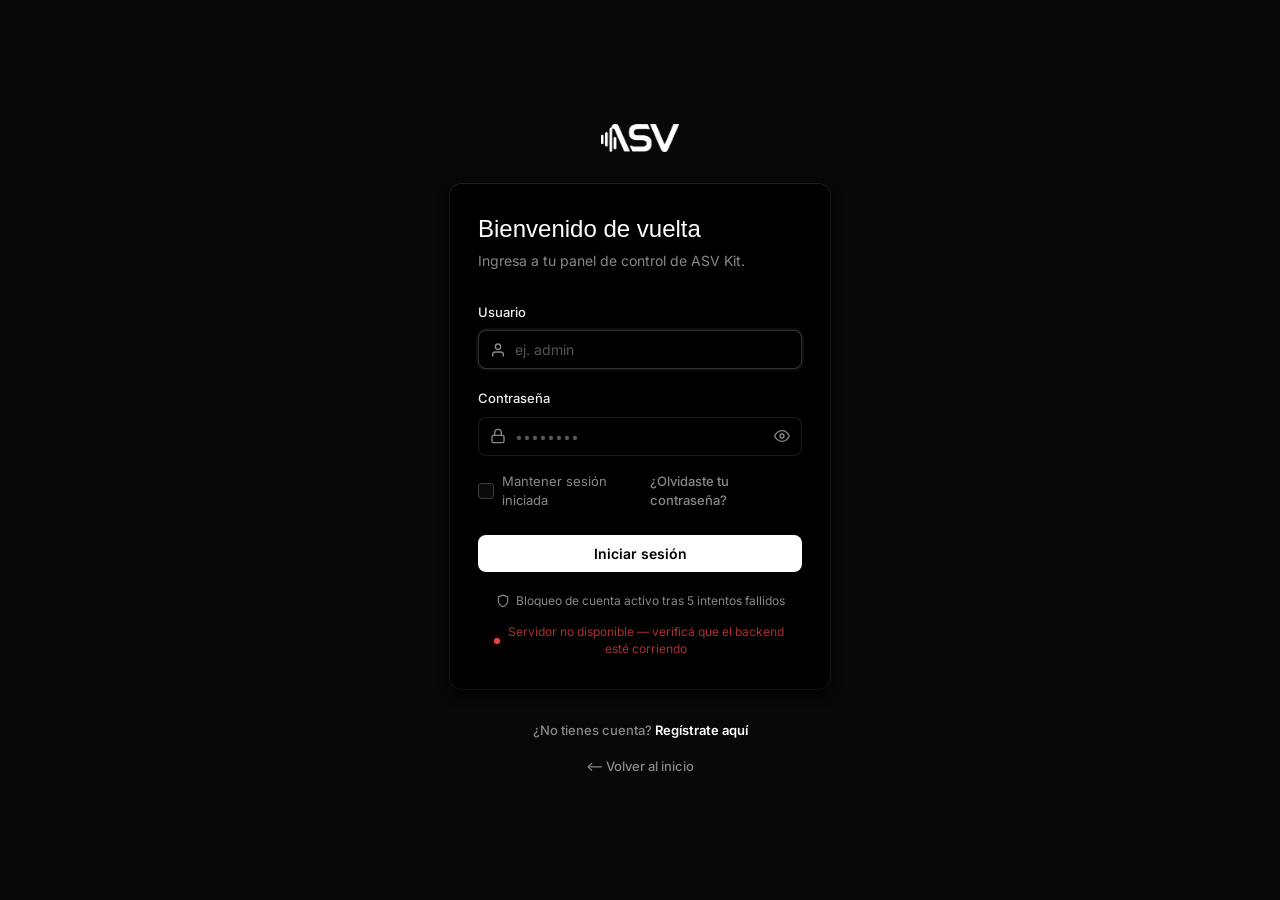
<file: frontend/dashboard.html>
<!DOCTYPE html>
<html lang="es">

<head>
  <meta charset="UTF-8" />
  <meta name="viewport" content="width=device-width, initial-scale=1.0" />
  <title>ASV Kit · Dashboard</title>
  <meta name="description" content="Panel de control ASV Kit" />
  <link rel="stylesheet" href="style.css" />
  <style>
    /* ── COMPONENT OVERRIDES FOR DASHBOARD ────────────────── */

    .hero-section {
      margin-bottom: 80px;
      display: flex;
      justify-content: space-between;
      align-items: flex-start;
      gap: 32px;
      flex-wrap: wrap;
    }

    .hero-title {
      font-size: 56px;
      line-height: 1.05;
      letter-spacing: -0.5px;
      margin-bottom: 16px;
    }

    .hero-sub {
      font-size: 20px;
      color: var(--text-muted);
      padding-left: 2px;
    }

    .toolbar-chip {
      display: inline-flex;
      align-items: center;
      gap: 8px;
      padding: 6px 14px;
      border-radius: var(--radius-pill);
      background: var(--bg);
      box-shadow: var(--shadow-ring);
      font-size: 13px;
      font-weight: 500;
      color: var(--text-muted);
    }

    .toolbar-chip strong {
      color: var(--text-main);
      font-weight: 600;
    }

    /* Key Metrics Strip */
    .metrics-strip {
      display: flex;
      gap: 48px;
      margin-bottom: 80px;
      flex-wrap: wrap;
    }

    .metric-block {
      display: flex;
      flex-direction: column;
      gap: 8px;
    }

    .metric-label {
      font-size: 13px;
      font-weight: 600;
      color: var(--text-muted);
      text-transform: uppercase;
      letter-spacing: 0.5px;
    }

    .metric-value {
      font-family: 'Cal Sans', sans-serif;
      font-size: 48px;
      line-height: 1;
      color: var(--text-main);
    }

    .metric-divider {
      width: 1px;
      background: rgba(255, 255, 255, 0.08);
      /* Adjusted for dark mode */
      margin: 8px 0;
    }

    /* Grids */
    .dashboard-grid {
      display: grid;
      grid-template-columns: 2fr 1fr;
      gap: 32px;
      margin-bottom: 48px;
    }

    @media(max-width:1024px) {
      .dashboard-grid {
        grid-template-columns: 1fr;
      }

      .metrics-strip {
        gap: 32px;
      }
    }

    /* Lists inside cards */
    .alerts-list {
      display: flex;
      flex-direction: column;
    }

    .alert-item {
      display: flex;
      align-items: flex-start;
      gap: 16px;
      padding: 20px 24px;
      border-bottom: 1px solid rgba(255, 255, 255, 0.05);
    }

    .alert-item:last-child {
      border-bottom: none;
    }

    .alert-icon {
      width: 40px;
      height: 40px;
      border-radius: var(--radius-sm);
      display: flex;
      align-items: center;
      justify-content: center;
      flex-shrink: 0;
      color: var(--bg);
      /* Keep icons contrasting with bright backgrounds */
    }

    .alert-icon svg {
      width: 20px;
      height: 20px;
      stroke-width: 1.5;
      color: var(--bg);
    }

    .alert-title {
      font-family: 'Cal Sans', sans-serif;
      font-size: 16px;
      color: var(--text-deep);
      margin-bottom: 4px;
    }

    .alert-desc {
      font-size: 14px;
      color: var(--text-muted);
    }

    .alert-time {
      font-size: 12px;
      color: var(--text-light);
      margin-top: 6px;
    }

    .sensor-item {
      display: flex;
      align-items: center;
      gap: 16px;
      justify-content: space-between;
      padding: 16px 24px;
      border-bottom: 1px solid rgba(255, 255, 255, 0.05);
    }

    .sensor-item:last-child {
      border-bottom: none;
    }

    .sensor-item-left {
      display: flex;
      align-items: center;
      gap: 16px;
    }

    .pulse-dot {
      width: 8px;
      height: 8px;
      border-radius: 50%;
      background: var(--green);
      box-shadow: 0 0 0 0 rgba(16, 185, 129, 0.4);
      animation: pulse-ring 2s infinite;
      display: inline-block;
    }

    @keyframes pulse-ring {
      0% {
        box-shadow: 0 0 0 0 rgba(16, 185, 129, 0.4);
      }

      70% {
        box-shadow: 0 0 0 8px rgba(16, 185, 129, 0);
      }

      100% {
        box-shadow: 0 0 0 0 rgba(16, 185, 129, 0);
      }
    }

    .chart-wrap {
      height: 240px;
    }

    /* Search */
    .top-toolbar {
      display: flex;
      align-items: center;
      justify-content: space-between;
      margin-bottom: 40px;
      flex-wrap: wrap;
      gap: 16px;
    }

    #alerts-search {
      max-width: 320px;
    }
  </style>
</head>

<body>
  <!-- Mobile Topbar -->
  <div class="mobile-topbar">
    <div style="font-family: 'Cal Sans', sans-serif; font-size: 18px; font-weight: 600;">ASV Kit</div>
    <div id="mobile-conn" class="sdot sdot-off"></div>
  </div>

  <div class="panel-layout">

    <!-- ── SIDEBAR ────────────────────────────────────── -->
    <aside class="sidebar">
      <a class="sidebar-logo" href="index.html">
        <img src="asv-logo.png" alt="ASV Kit Logo" />
      </a>

      <nav class="sidebar-nav">
        <div class="nav-section">Aplicación</div>
        <a class="nav-item active" href="dashboard.html">
          <svg viewBox="0 0 24 24" fill="none" stroke="currentColor">
            <rect x="3" y="3" width="7" height="7"></rect>
            <rect x="14" y="3" width="7" height="7"></rect>
            <rect x="14" y="14" width="7" height="7"></rect>
            <rect x="3" y="14" width="7" height="7"></rect>
          </svg>
          Dashboard
        </a>
        <a class="nav-item" href="historial.html">
          <svg viewBox="0 0 24 24" fill="none" stroke="currentColor">
            <circle cx="12" cy="12" r="10"></circle>
            <polyline points="12 6 12 12 16 14"></polyline>
          </svg>
          Historial de Alertas
        </a>

        <div class="nav-section">Hardware</div>
        <a class="nav-item" href="sensores.html">
          <svg viewBox="0 0 24 24" fill="none" stroke="currentColor">
            <rect x="4" y="4" width="16" height="16" rx="2"></rect>
            <rect x="9" y="9" width="6" height="6"></rect>
            <line x1="9" y1="2" x2="9" y2="4"></line>
            <line x1="15" y1="2" x2="15" y2="4"></line>
            <line x1="9" y1="20" x2="9" y2="22"></line>
            <line x1="15" y1="20" x2="15" y2="22"></line>
            <line x1="20" y1="9" x2="22" y2="9"></line>
            <line x1="20" y1="14" x2="22" y2="14"></line>
            <line x1="2" y1="9" x2="4" y2="9"></line>
            <line x1="2" y1="14" x2="4" y2="14"></line>
          </svg>
          Sensores
        </a>
        <a class="nav-item" href="dispositivos.html">
          <svg viewBox="0 0 24 24" fill="none" stroke="currentColor">
            <rect x="5" y="2" width="14" height="20" rx="2"></rect>
            <line x1="12" y1="18" x2="12.01" y2="18"></line>
          </svg>
          Receptores
        </a>

        <div class="nav-section">Simulación</div>
        <a class="nav-item" href="test.html">
          <svg viewBox="0 0 24 24" fill="none" stroke="currentColor" stroke-width="2" stroke-linecap="round" stroke-linejoin="round">
            <polygon points="12 2 2 7 12 12 22 7 12 2"/>
            <polyline points="2 17 12 22 22 17"/>
            <polyline points="2 12 12 17 22 12"/>
          </svg>
          Laboratorio de Pruebas
        </a>

        <div class="nav-section admin-only" style="display:none">Administración</div>
        <a class="nav-item admin-only" href="usuarios.html" style="display:none">
          <svg viewBox="0 0 24 24" fill="none" stroke="currentColor">
            <path d="M17 21v-2a4 4 0 0 0-4-4H5a4 4 0 0 0-4 4v2"></path>
            <circle cx="9" cy="7" r="4"></circle>
            <path d="M23 21v-2a4 4 0 0 0-3-3.87"></path>
            <path d="M16 3.13a4 4 0 0 1 0 7.75"></path>
          </svg>
          Usuarios
        </a>
      </nav>

      <div class="sidebar-footer">
        <div class="user-info">
          <div class="user-avatar" id="user-avatar">?</div>
          <div>
            <div class="user-name" id="user-name">—</div>
            <div class="user-role" id="user-role">—</div>
          </div>
        </div>
        <button class="nav-item" style="margin-top:8px;" onclick="logout()">
          <svg viewBox="0 0 24 24" fill="none" stroke="currentColor">
            <path d="M9 21H5a2 2 0 0 1-2-2V5a2 2 0 0 1 2-2h4"></path>
            <polyline points="16 17 21 12 16 7"></polyline>
            <line x1="21" y1="12" x2="9" y2="12"></line>
          </svg>
          Cerrar sesión
        </button>
      </div>
    </aside>

    <!-- ── MAIN ──────────────────────────────────────── -->
    <div class="main-content">
      <div class="content fade-in">

        <!-- App Connection Status (Subtle) -->
        <div style="display: flex; justify-content: flex-end; margin-bottom: 32px;">
          <div class="badge" id="conn-chip">
            <span class="sdot sdot-off" id="conn-dot" style="margin-right:6px;"></span>
            <span id="conn-label">Conectando</span>
          </div>
        </div>

        <!-- ── HERO SECTION ── -->
        <div class="hero-section">
          <div>
            <h1 class="hero-title" id="greeting-saludo">Buen día</h1>
            <p class="hero-sub">Resumen de lo que sucede en tu red hoy.</p>
          </div>
          <div style="display:flex; gap:12px;">
            <a href="historial.html" class="btn btn-ghost">Ver historial</a>
            <a href="sensores.html" class="btn btn-primary">Gestionar nodos</a>
          </div>
        </div>

        <!-- ── METRICS STRIP ── -->
        <div class="metrics-strip fade-in-d1">
          <div class="metric-block">
            <span class="metric-label">Alertas de Hoy</span>
            <span class="metric-value" id="st-alerts">—</span>
          </div>
          <div class="metric-divider"></div>

          <div class="metric-block">
            <span class="metric-label">Sensores Activos</span>
            <span class="metric-value" id="st-sensors">—</span>
          </div>
          <div class="metric-divider"></div>

          <div class="metric-block">
            <span class="metric-label">Última Alerta</span>
            <span class="metric-value" id="st-last" style="font-size:32px; padding-top: 14px;">—</span>
          </div>
          <div class="metric-divider"></div>

          <div class="metric-block">
            <span class="metric-label">Estado de API</span>
            <div style="margin-top: 12px; display:flex; align-items:center; gap:10px;">
              <span class="pulse-dot" id="health-pulse"></span>
              <span style="font-family:'Cal Sans', sans-serif; font-size:24px; color:var(--text-deep);"
                id="st-status">Verificando</span>
            </div>
          </div>
        </div>

        <!-- ── TOP TOOLBAR ── -->
        <div class="top-toolbar fade-in-d2">
          <div style="display:flex; gap:12px; align-items:center;">
            <input class="form-input" id="alerts-search" type="search" placeholder="Buscar alertas por ubicación..." />
          </div>
          <div style="display:flex; gap:12px; align-items:center;">
            <span class="toolbar-chip">Actualizado <strong id="last-refresh">—</strong></span>
            <button class="btn btn-ghost btn-pill" id="refresh-btn" style="padding: 6px 16px;">Actualizar</button>
            <label style="display:flex; align-items:center; gap:8px; font-size:13px; font-weight:500; cursor:pointer;">
              <input type="checkbox" id="auto-refresh-toggle" checked style="accent-color:var(--blue);" />
              Tiempo real
            </label>
          </div>
        </div>

        <!-- ── DASHBOARD GRID ── -->
        <div class="dashboard-grid fade-in-d2">

          <!-- Left: Chart & Alerts -->
          <div style="display: flex; flex-direction: column; gap: 32px;">

            <div class="card">
              <div class="card-header">
                <h3 class="card-title">Resumen de Actividad</h3>
              </div>
              <div class="card-body">
                <div class="chart-wrap">
                  <canvas id="weekly-chart"></canvas>
                </div>
              </div>
            </div>

            <div class="card">
              <div class="card-header">
                <h3 class="card-title">Alertas Recientes</h3>
                <a href="historial.html" class="btn btn-ghost btn-pill" style="font-size:12px; padding:4px 12px;">Ver
                  todas</a>
              </div>
              <div class="alerts-list" id="alerts-list">
                <div style="padding: 40px; text-align:center; color:var(--text-muted);">Cargando eventos...</div>
              </div>
            </div>

          </div>

          <!-- Right: Sensors -->
          <div class="card" style="align-self: start;">
            <div class="card-header">
              <h3 class="card-title">Nodos Sensores</h3>
            </div>
            <div class="sensors-list" id="sensors-grid">
              <div style="padding: 40px; text-align:center; color:var(--text-muted);">Cargando nodos...</div>
            </div>
          </div>

        </div>

      </div><!-- /content -->
    </div><!-- /main-content -->
  </div><!-- /panel-layout -->

  <div class="toast" id="toast">
    <span class="toast-dot" id="toast-dot"></span>
    <span id="toast-msg"></span>
  </div>

  <script src="shared.js"></script>
  <script>
    let latestAlerts = [];
    let autoRefreshHandle = null;

    /* ── Auth & Sidebar ────────────────────────── */
    // Verificación async con el servidor como fuente de verdad
    (async function initDashboard() {
      const user = await authCheckServer();
      if (!user) return; // authCheckServer ya redirige a login si falla

      initSidebar(user);

      const now = new Date();
      const hour = now.getHours();
      let saludo = "Buen día";
      if (hour >= 12 && hour < 19) saludo = "Buenas tardes";
      else if (hour >= 19) saludo = "Buenas noches";

      document.getElementById('greeting-saludo').textContent = `${saludo}, ${user.username.split(' ')[0]}`;

      attachDashboardEvents();
      load();
    })();

    /* ── Connection chip ────────────────────────────── */
    function setConn(live) {
      const chip = document.getElementById('conn-chip');
      const dot = document.getElementById('conn-dot');
      const lbl = document.getElementById('conn-label');
      const mConn = document.getElementById('mobile-conn');

      if (live) {
        chip.classList.add('badge-live');
        dot.className = 'sdot sdot-on';
        lbl.textContent = 'Sistema en vivo';
        if (mConn) mConn.className = 'sdot sdot-on';
      } else {
        chip.classList.remove('badge-live');
        dot.className = 'sdot sdot-off';
        lbl.textContent = 'Desconectado';
        if (mConn) mConn.className = 'sdot sdot-off';
      }

      const st = document.getElementById('st-status');
      const pulse = document.getElementById('health-pulse');
      st.textContent = live ? 'Operativo' : 'Fuera de línea';
      pulse.style.background = live ? 'var(--green)' : 'var(--red)';
      if (!live) pulse.style.animation = 'none';
      else pulse.style.animation = 'pulse-ring 2s infinite';
    }

    /* ── Render alerts ──────────────────────────────── */
    function renderAlerts(list) {
      const el = document.getElementById('alerts-list');
      if (!list.length) {
        el.innerHTML = '<div style="padding:40px; text-align:center; color:var(--text-muted);">No hay alertas registradas recientemente.</div>';
        return;
      }
      el.innerHTML = list.slice(0, 5).map((a) => {
        const m = getType(a.type);
        // Custom simple SVGs for minimal monochrome design
        let customSVG = `<circle cx="12" cy="12" r="10"></circle><line x1="12" y1="8" x2="12" y2="12"></line><line x1="12" y1="16" x2="12.01" y2="16"></line>`;

        return `
        <div class="alert-item">
          <!-- Force black icon color for contrast against bright alert backgrounds -->
          <div class="alert-icon" style="background:${m.bg}; color:#000000;">
            <svg viewBox="0 0 24 24" fill="none" stroke="currentColor" style="color:#000000;">${customSVG}</svg>
          </div>
          <div style="flex:1;">
            <div class="alert-title">${m.label}</div>
            <div class="alert-desc">${a.location || 'Ubicación Desconocida'}</div>
            <div class="alert-time">${timeAgo(a.triggered_at)}</div>
          </div>
          <div style="display:flex; gap:6px;">
            <span class="badge" style="font-size:11px;">RF</span>
            <span class="badge" style="font-size:11px;">Push</span>
          </div>
        </div>`;
      }).join('');
    }

    function filterAlerts() {
      const input = document.getElementById('alerts-search');
      if (!input) return;
      const q = input.value.trim().toLowerCase();
      if (!q) { renderAlerts(latestAlerts); return; }
      const filtered = latestAlerts.filter((a) => {
        const m = getType(a.type);
        return (m.label || '').toLowerCase().includes(q) || (a.location || '').toLowerCase().includes(q);
      });
      renderAlerts(filtered);
    }

    /* ── Render sensors ─────────────────────────────── */
    function renderSensors(list) {
      const el = document.getElementById('sensors-grid');
      if (!list.length) { el.innerHTML = '<div style="padding:40px;text-align:center;color:var(--text-muted);">No se encontraron sensores</div>'; return; }
      el.innerHTML = list.map(s => {
        return `
        <div class="sensor-item">
          <div class="sensor-item-left">
            <div style="background:var(--bg-gray); padding:8px; border-radius:8px; display:flex;">
              <svg viewBox="0 0 24 24" fill="none" stroke="currentColor" stroke-width="2" style="width:16px;height:16px;color:var(--text-muted);"><rect x="4" y="4" width="16" height="16" rx="2"></rect><rect x="9" y="9" width="6" height="6"></rect></svg>
            </div>
            <div>
              <div style="font-family:'Cal Sans', sans-serif; font-size:15px; color:var(--text-main); line-height:1.2;">${s.name}</div>
              <div style="font-size:12px; color:var(--text-light); margin-top:2px;">${s.location || '—'}</div>
            </div>
          </div>
          <span class="sdot ${s.is_active ? 'sdot-on' : 'sdot-off'}"></span>
        </div>`;
      }).join('');
    }

    function markRefreshTime() {
      const el = document.getElementById('last-refresh');
      if (!el) return;
      const now = new Date();
      el.textContent = now.toLocaleTimeString('es-AR', { hour: 'numeric', minute: '2-digit' });
    }

    function setRefreshing(loading) {
      const btn = document.getElementById('refresh-btn');
      if (!btn) return;
      btn.disabled = loading;
      btn.textContent = loading ? 'Actualizando...' : 'Actualizar';
    }

    function initAutoRefresh() {
      const checkbox = document.getElementById('auto-refresh-toggle');
      if (!checkbox) return;
      const restartTimer = () => {
        if (autoRefreshHandle) clearInterval(autoRefreshHandle);
        if (!checkbox.checked) return;
        autoRefreshHandle = setInterval(load, 15000);
      };
      checkbox.addEventListener('change', restartTimer);
      restartTimer();
    }

    function attachDashboardEvents() {
      const searchInput = document.getElementById('alerts-search');
      const refreshBtn = document.getElementById('refresh-btn');
      if (searchInput) searchInput.addEventListener('input', filterAlerts);
      if (refreshBtn) refreshBtn.addEventListener('click', () => load(true));
      initAutoRefresh();
    }

    /* ── Load data ──────────────────────────────────── */
    async function load(manual = false) {
      try {
        if (manual) setRefreshing(true);
        const [statsRes, alertsRes, sensorsRes, chartRes] = await Promise.all([
          apiFetch('/api/stats'),
          apiFetch('/api/alerts?per_page=5'),
          apiFetch('/api/sensors'),
          apiFetch('/api/stats/chart')
        ]);
        const stats = await statsRes.json();
        const alertsData = await alertsRes.json();
        const sensors = await sensorsRes.json();
        const chart = await chartRes.json();

        setConn(true);
        markRefreshTime();

        document.getElementById('st-alerts').textContent = stats.alerts_today ?? '—';
        document.getElementById('st-sensors').textContent = `${stats.active_sensors}/${stats.total_sensors}`;
        document.getElementById('st-last').textContent = stats.last_alert ? timeAgo(stats.last_alert) : '—';

        latestAlerts = alertsData.items || [];
        filterAlerts();
        renderSensors(sensors);

        if (chart.length) {
          const canvas = document.getElementById('weekly-chart');
          canvas._data = chart;
          // Use pure white for bars in dark mode
          drawBarChart('weekly-chart', chart, '#ffffff');
        }
      } catch (e) {
        console.error('Load error:', e);
        setConn(false);
        showToast('No se pudo conectar a la API', false);
      } finally {
        setRefreshing(false);
      }
    }

    window.addEventListener('resize', () => {
      const canvas = document.getElementById('weekly-chart');
      if (canvas && canvas._data) drawBarChart('weekly-chart', canvas._data, '#ffffff');
    });
  </script>
</body>

</html>
</file>
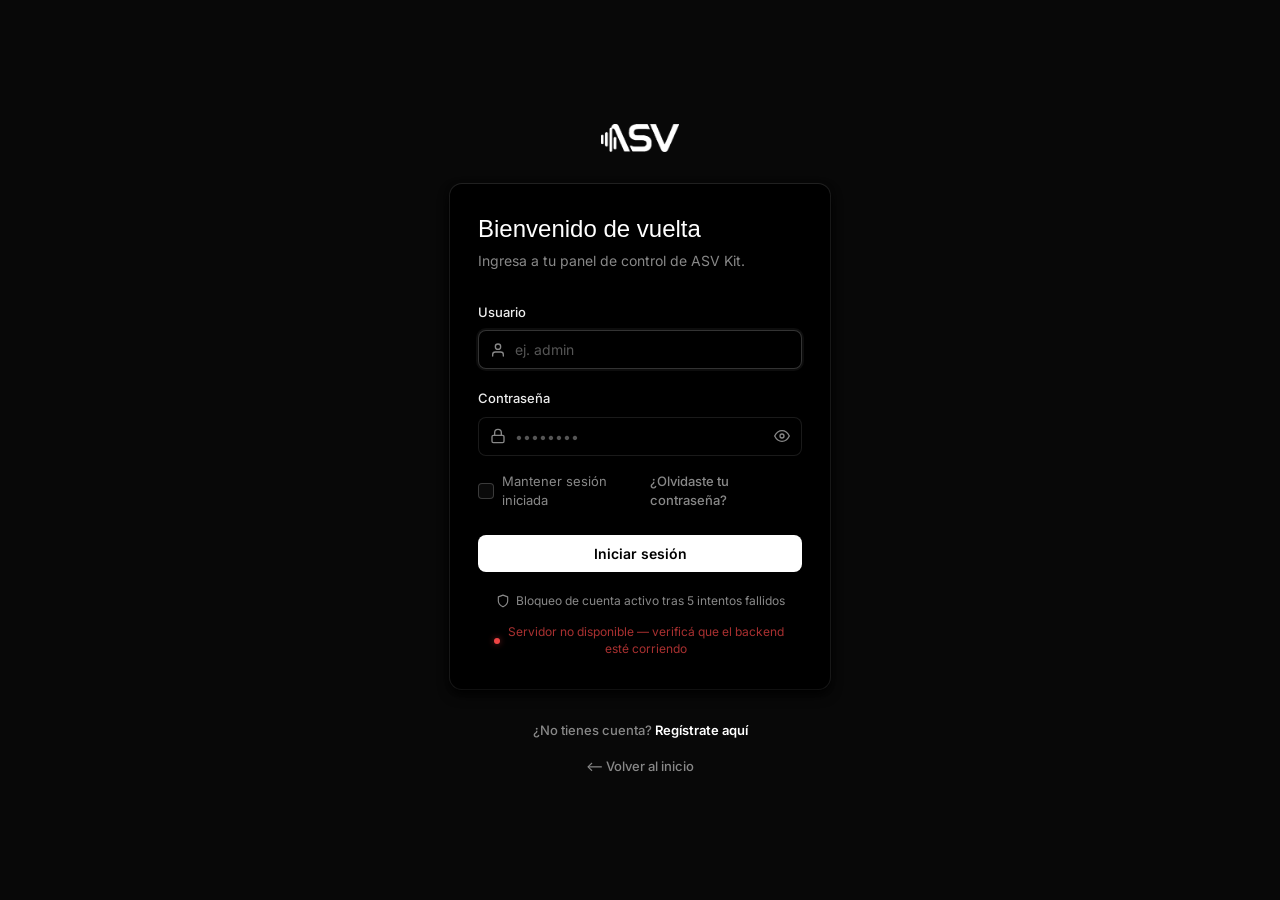
<file: frontend/dispositivos.html>
<!DOCTYPE html>
<html lang="es">
<head>
<meta charset="UTF-8"/>
<meta name="viewport" content="width=device-width, initial-scale=1.0"/>
<title>ASV Kit · Receptores</title>
<meta name="description" content="Gestión de dispositivos del sistema ASV Kit."/>
<link rel="stylesheet" href="style.css"/>
</head>
<body>

<!-- Mobile Topbar -->
<div class="mobile-topbar">
  <div style="font-family: 'Cal Sans', sans-serif; font-size: 18px; font-weight: 600;">ASV Kit</div>
</div>

<div class="panel-layout">
  <!-- SIDEBAR -->
  <aside class="sidebar">
    <a class="sidebar-logo" href="index.html">
      <img src="asv-logo.png" alt="ASV Kit Logo" />
    </a>

    <nav class="sidebar-nav">
      <div class="nav-section">Aplicación</div>
      <a class="nav-item" href="dashboard.html">
        <svg viewBox="0 0 24 24" fill="none" stroke="currentColor"><rect x="3" y="3" width="7" height="7"></rect><rect x="14" y="3" width="7" height="7"></rect><rect x="14" y="14" width="7" height="7"></rect><rect x="3" y="14" width="7" height="7"></rect></svg>
        Dashboard
      </a>
      <a class="nav-item" href="historial.html">
        <svg viewBox="0 0 24 24" fill="none" stroke="currentColor"><circle cx="12" cy="12" r="10"></circle><polyline points="12 6 12 12 16 14"></polyline></svg>
        Historial de Alertas
      </a>

      <div class="nav-section">Hardware</div>
      <a class="nav-item" href="sensores.html">
        <svg viewBox="0 0 24 24" fill="none" stroke="currentColor"><rect x="4" y="4" width="16" height="16" rx="2"></rect><rect x="9" y="9" width="6" height="6"></rect><line x1="9" y1="2" x2="9" y2="4"></line><line x1="15" y1="2" x2="15" y2="4"></line><line x1="9" y1="20" x2="9" y2="22"></line><line x1="15" y1="20" x2="15" y2="22"></line><line x1="20" y1="9" x2="22" y2="9"></line><line x1="20" y1="14" x2="22" y2="14"></line><line x1="2" y1="9" x2="4" y2="9"></line><line x1="2" y1="14" x2="4" y2="14"></line></svg>
        Sensores
      </a>
      <a class="nav-item active" href="dispositivos.html">
        <svg viewBox="0 0 24 24" fill="none" stroke="currentColor"><rect x="5" y="2" width="14" height="20" rx="2"></rect><line x1="12" y1="18" x2="12.01" y2="18"></line></svg>
        Receptores
      </a>

      <div class="nav-section">Simulación</div>
      <a class="nav-item" href="test.html">
        <svg viewBox="0 0 24 24" fill="none" stroke="currentColor" stroke-width="2" stroke-linecap="round" stroke-linejoin="round">
          <polygon points="12 2 2 7 12 12 22 7 12 2"/>
          <polyline points="2 17 12 22 22 17"/>
          <polyline points="2 12 12 17 22 12"/>
        </svg>
          Laboratorio de Pruebas
      </a>

      <div class="nav-section admin-only" style="display:none">Administración</div>
      <a class="nav-item admin-only" href="usuarios.html" style="display:none">
        <svg viewBox="0 0 24 24" fill="none" stroke="currentColor"><path d="M17 21v-2a4 4 0 0 0-4-4H5a4 4 0 0 0-4 4v2"></path><circle cx="9" cy="7" r="4"></circle><path d="M23 21v-2a4 4 0 0 0-3-3.87"></path><path d="M16 3.13a4 4 0 0 1 0 7.75"></path></svg>
        Usuarios
      </a>
    </nav>

    <div class="sidebar-footer">
      <div class="user-info">
        <div class="user-avatar" id="user-avatar">?</div>
        <div>
          <div class="user-name" id="user-name">—</div>
          <div class="user-role" id="user-role">—</div>
        </div>
      </div>
      <button class="nav-item" style="margin-top:8px;" onclick="logout()">
        <svg viewBox="0 0 24 24" fill="none" stroke="currentColor"><path d="M9 21H5a2 2 0 0 1-2-2V5a2 2 0 0 1 2-2h4"></path><polyline points="16 17 21 12 16 7"></polyline><line x1="21" y1="12" x2="9" y2="12"></line></svg>
        Cerrar sesión
      </button>
    </div>
  </aside>

  <!-- MAIN CONTENT -->
  <div class="main-content">
    <div class="content fade-in">
      
      <!-- HERO -->
      <div class="page-header">
        <h1 class="page-title">Receptores Push</h1>
        <p class="page-sub">Celulares y ordenadores registrados localmente para recibir notificaciones de alerta PWA.</p>
      </div>

      <!-- TOOLBAR -->
      <div style="display:flex; justify-content:flex-end; align-items:center; margin-bottom:32px;">
        <button class="btn btn-primary admin-only" onclick="openModal()" style="display:none">
          <svg viewBox="0 0 24 24" fill="none" stroke="currentColor" stroke-width="2" stroke-linecap="round" stroke-linejoin="round"><line x1="12" y1="5" x2="12" y2="19"/><line x1="5" y1="12" x2="19" y2="12"/></svg>
          Nuevo dispositivo
        </button>
      </div>

      <div class="card">
        <div class="card-header">
          <span class="card-title">Dispositivos Vinculados</span>
          <span id="device-count" style="font-size:13px;color:var(--text-muted)">— registros</span>
        </div>
        <div class="table-wrap">
          <table>
            <thead>
              <tr id="devices-thead-row">
                <th>Asignación / Nombre</th>
                <th>FCM Push Token</th>
                <th>Estado de Red</th>
                <th>Enlazado el</th>
                <th>Acciones</th>
              </tr>
            </thead>
            <tbody id="devices-tbody">
            </tbody>
          </table>
        </div>
      </div>

    </div>
  </div>
</div>

<!-- Modal -->
<div class="modal-overlay" id="modal">
  <div class="modal">
    <div class="modal-title">Nuevo Receptor Hub</div>
    <div class="form-group">
      <label class="form-label">Identificador del Equipo</label>
      <input class="form-input" id="m-name" placeholder="Ej: Celular de Administración"/>
    </div>
    <div class="form-group">
      <label class="form-label">Token de Navegador VAPID <span style="font-weight:400; color:var(--text-light)">(manual / opcional)</span></label>
      <input class="form-input" id="m-token" placeholder="Insertar Hash Push Notification"/>
    </div>
    <div class="modal-footer">
      <button class="btn btn-ghost" onclick="closeModal()">Cancelar</button>
      <button class="btn btn-primary" id="save-btn" onclick="createDevice()">Vincular Equipo</button>
    </div>
  </div>
</div>

<div class="toast" id="toast">
  <div class="toast-dot" id="toast-dot"></div>
  <span id="toast-msg"></span>
</div>

<script src="shared.js"></script>
<script>
const user = authCheck();
if (user) initSidebar(user);

function openModal() { document.getElementById('modal').classList.add('open'); }
function closeModal() {
  document.getElementById('modal').classList.remove('open');
  document.getElementById('m-name').value = '';
  document.getElementById('m-token').value = '';
}
document.getElementById('modal').addEventListener('click', e => {
  if (e.target === e.currentTarget) closeModal();
});

function truncate(str, n = 28) {
  if (!str) return 'Sin token asigando';
  return str.length > n ? str.slice(0, n) + '…' : str;
}

async function createDevice() {
  const name  = document.getElementById('m-name').value.trim();
  const token = document.getElementById('m-token').value.trim();
  if (!name) { showToast('Ingresá un nombre identificador', false); return; }
  const btn = document.getElementById('save-btn');
  btn.textContent = 'Vinculando...'; btn.disabled = true;
  try {
    const res = await apiFetch('/api/devices', {
      method: 'POST',
      body: JSON.stringify({ name, push_token: token || null })
    });
    if (!res.ok) throw 0;
    closeModal();
    showToast('Receptor vinculado a la red');
    load();
  } catch { showToast('Error al vincular el dispositivo', false); }
  btn.textContent = 'Vincular Equipo'; btn.disabled = false;
}

async function toggleDevice(id, current) {
  try {
    await apiFetch('/api/devices/' + id, {
      method: 'PUT',
      body: JSON.stringify({ is_active: !current })
    });
    showToast(!current ? 'Receptor reanudado' : 'Receptor silenciado');
    load();
  } catch { showToast('Error al sincronizar con la red', false); }
}

function doDeleteDevice(id, name) {
  confirmAction(`¿Desenlazar definitivamente el equipo <strong>${name}</strong>? Dejará de recibir notificaciones Push.`, async () => {
    try {
      const res = await apiFetch('/api/devices/' + id, { method: 'DELETE' });
      if (!res.ok) throw 0;
      showToast('Equipo desenlazado exitosamente');
      load();
    } catch { showToast('Error al desenlazar el equipo', false); }
  });
}

async function load() {
  document.getElementById('devices-tbody').innerHTML = '<tr><td colspan="6" class="empty">Comprobando red de equipos...</td></tr>';
  try {
    const res = await apiFetch('/api/devices');
    const list = await res.json();
    document.getElementById('device-count').textContent = list.length + ' receptores en red';
    const tbody = document.getElementById('devices-tbody');
    if (!list.length) {
      tbody.innerHTML = '<tr><td colspan="6" class="empty">Aún no hay celulares emparejados a la red</td></tr>';
      return;
    }
    const isAdmin = user && user.role === 'admin';
    const theadRow = document.getElementById('devices-thead-row');
    if (isAdmin) {
      theadRow.innerHTML = `
        <th>Asignación / Nombre</th>
        <th>Usuario Vinculado</th>
        <th>FCM Push Token</th>
        <th>Estado de Red</th>
        <th>Enlazado el</th>
        <th>Acciones</th>
      `;
    } else {
      theadRow.innerHTML = `
        <th>Asignación / Nombre</th>
        <th>FCM Push Token</th>
        <th>Estado de Red</th>
        <th>Enlazado el</th>
        <th>Acciones</th>
      `;
    }

    tbody.innerHTML = list.map(d => `<tr>
      <td style="font-weight:600">${d.name} ${isAdmin ? `<br> <span class="muted" style="font-size:12px">Cód: ${d.code || 'Oculto'}</span>` : ''}</td>
      ${isAdmin ? `<td>${d.user_name ? `<span class="badge badge-gray">${d.user_name}</span>` : '<span class="muted" style="font-size:12px">Libre / Sin vincular</span>'}</td>` : ''}
      <td class="muted"><code style="font-family:'SF Mono', monospace; font-size:12px; background:var(--bg-gray); padding:2px 6px; border-radius:4px;">${truncate(d.push_token)}</code></td>
      <td><span class="badge ${d.is_active ? 'badge-green' : 'badge-gray'}">
        <span class="sdot ${d.is_active ? 'sdot-on' : 'sdot-off'}"></span>
        ${d.is_active ? 'En línea' : 'Silenciado'}
      </span></td>
      <td class="muted">${formatDate(d.registered_at)}</td>
      <td>
        ${isAdmin ? `
        <div class="action-group">
          <button class="btn btn-ghost" onclick="toggleDevice(${d.id}, ${d.is_active})">
            ${d.is_active ? 'Pausar' : 'Reanudar'}
          </button>
          <button class="btn btn-danger" onclick="doDeleteDevice(${d.id}, '${d.name.replace(/'/g, "\\'")}')">Eliminar</button>
        </div>
        ` : '<span class="muted" style="font-size:12px;">Solo lectura</span>'}
      </td>
    </tr>`).join('');
  } catch {
    document.getElementById('devices-tbody').innerHTML =
      '<tr><td colspan="6" class="empty">Error al comunicarse con la infraestructura de red</td></tr>';
  }
}

load();
</script>
</body>
</html>
</file>
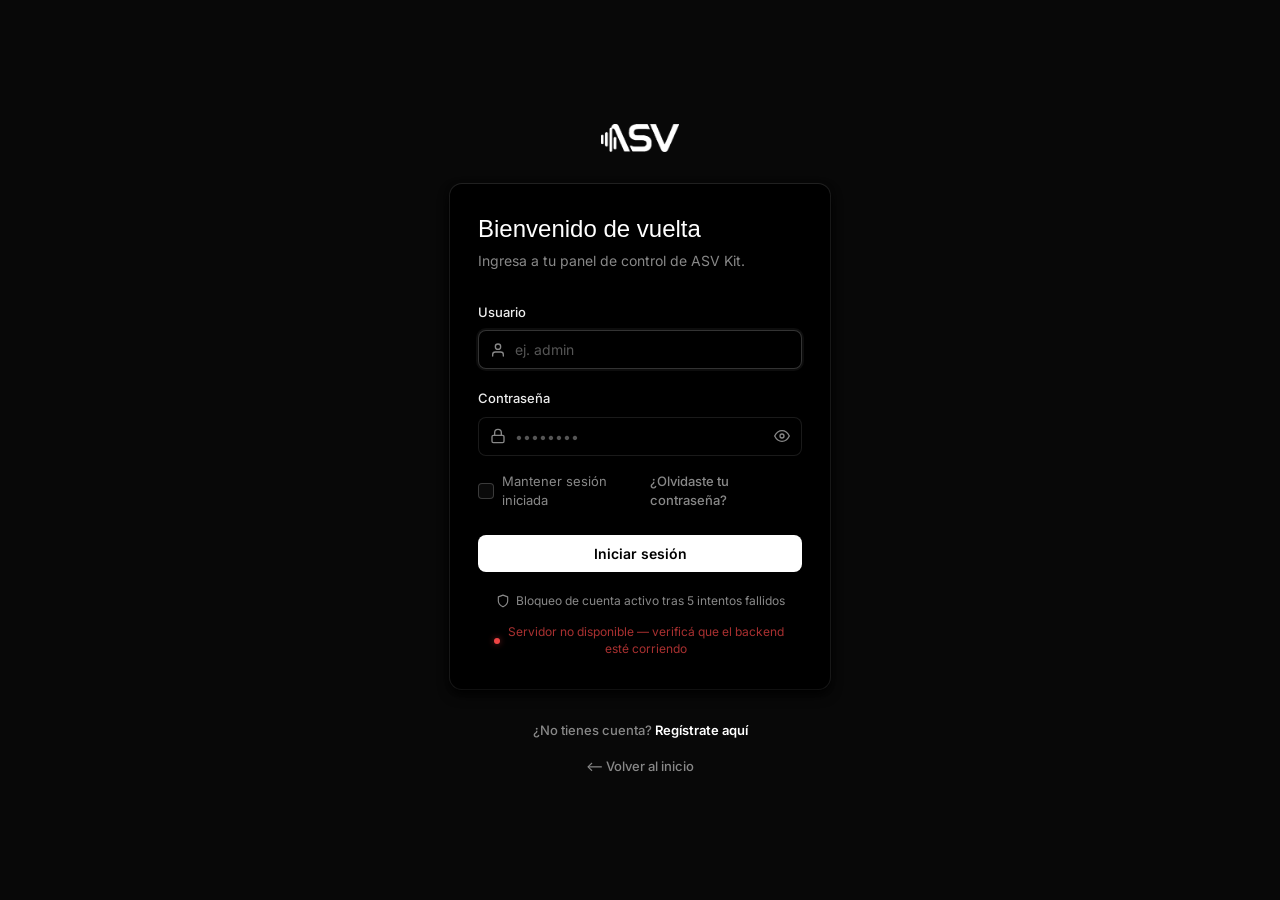
<file: frontend/historial.html>
<!DOCTYPE html>
<html lang="es">
<head>
<meta charset="UTF-8" />
<meta name="viewport" content="width=device-width, initial-scale=1.0" />
<title>ASV Kit · Historial</title>
<meta name="description" content="Historial completo de alertas del sistema ASV Kit." />
<link rel="stylesheet" href="style.css" />
<style>
  /* Local specific overrides if any */
  .filters {
    display: flex; gap: 12px; flex-wrap: wrap; margin-bottom: 32px; align-items: center;
  }
  .filters .form-select {
    width: auto; flex: none; min-width: 160px;
  }
  .export-btn { margin-left: auto; }
  @media(max-width:600px) {
    .filters .form-select { flex: 1; min-width: 100px; }
    .export-btn { margin-left: 0; width: 100%; justify-content: center; }
  }
</style>
</head>
<body>

<!-- Mobile Topbar -->
<div class="mobile-topbar">
  <div style="font-family: 'Cal Sans', sans-serif; font-size: 18px; font-weight: 600;">ASV Kit</div>
</div>

<div class="panel-layout">
  <!-- SIDEBAR -->
  <aside class="sidebar">
    <a class="sidebar-logo" href="index.html">
      <img src="asv-logo.png" alt="ASV Kit Logo" />
    </a>

    <nav class="sidebar-nav">
      <div class="nav-section">Aplicación</div>
      <a class="nav-item" href="dashboard.html">
        <svg viewBox="0 0 24 24" fill="none" stroke="currentColor"><rect x="3" y="3" width="7" height="7"></rect><rect x="14" y="3" width="7" height="7"></rect><rect x="14" y="14" width="7" height="7"></rect><rect x="3" y="14" width="7" height="7"></rect></svg>
        Dashboard
      </a>
      <a class="nav-item active" href="historial.html">
        <svg viewBox="0 0 24 24" fill="none" stroke="currentColor"><circle cx="12" cy="12" r="10"></circle><polyline points="12 6 12 12 16 14"></polyline></svg>
        Historial de Alertas
      </a>

      <div class="nav-section">Hardware</div>
      <a class="nav-item" href="sensores.html">
        <svg viewBox="0 0 24 24" fill="none" stroke="currentColor"><rect x="4" y="4" width="16" height="16" rx="2"></rect><rect x="9" y="9" width="6" height="6"></rect><line x1="9" y1="2" x2="9" y2="4"></line><line x1="15" y1="2" x2="15" y2="4"></line><line x1="9" y1="20" x2="9" y2="22"></line><line x1="15" y1="20" x2="15" y2="22"></line><line x1="20" y1="9" x2="22" y2="9"></line><line x1="20" y1="14" x2="22" y2="14"></line><line x1="2" y1="9" x2="4" y2="9"></line><line x1="2" y1="14" x2="4" y2="14"></line></svg>
        Sensores
      </a>
      <a class="nav-item" href="dispositivos.html">
        <svg viewBox="0 0 24 24" fill="none" stroke="currentColor"><rect x="5" y="2" width="14" height="20" rx="2"></rect><line x1="12" y1="18" x2="12.01" y2="18"></line></svg>
        Receptores
      </a>

      <div class="nav-section">Simulación</div>
      <a class="nav-item" href="test.html">
        <svg viewBox="0 0 24 24" fill="none" stroke="currentColor" stroke-width="2" stroke-linecap="round" stroke-linejoin="round">
          <polygon points="12 2 2 7 12 12 22 7 12 2"/>
          <polyline points="2 17 12 22 22 17"/>
          <polyline points="2 12 12 17 22 12"/>
        </svg>
        Laboratorio de Pruebas
      </a>

      <div class="nav-section admin-only" style="display:none">Administración</div>
      <a class="nav-item admin-only" href="usuarios.html" style="display:none">
        <svg viewBox="0 0 24 24" fill="none" stroke="currentColor"><path d="M17 21v-2a4 4 0 0 0-4-4H5a4 4 0 0 0-4 4v2"></path><circle cx="9" cy="7" r="4"></circle><path d="M23 21v-2a4 4 0 0 0-3-3.87"></path><path d="M16 3.13a4 4 0 0 1 0 7.75"></path></svg>
        Usuarios
      </a>
    </nav>

    <div class="sidebar-footer">
      <div class="user-info">
        <div class="user-avatar" id="user-avatar">?</div>
        <div>
          <div class="user-name" id="user-name">—</div>
          <div class="user-role" id="user-role">—</div>
        </div>
      </div>
      <button class="nav-item" style="margin-top:8px;" onclick="logout()">
        <svg viewBox="0 0 24 24" fill="none" stroke="currentColor"><path d="M9 21H5a2 2 0 0 1-2-2V5a2 2 0 0 1 2-2h4"></path><polyline points="16 17 21 12 16 7"></polyline><line x1="21" y1="12" x2="9" y2="12"></line></svg>
        Cerrar sesión
      </button>
    </div>
  </aside>

  <!-- MAIN CONTENT -->
  <div class="main-content">
    <div class="content fade-in">
      
      <!-- HERO -->
      <div class="page-header">
        <h1 class="page-title">Historial Visual</h1>
        <p class="page-sub">Auditoría completa de todas las alertas registradas por la red de sensores.</p>
      </div>

      <div class="filters">
        <select class="form-select" id="filter-type">
          <option value="">Filtro: Todos los eventos</option>
          <option value="doorbell">Timbre / Pánico</option>
          <option value="smoke">Detección de Humo</option>
          <option value="washer">Vibración (Lavadora)</option>
          <option value="door_window">Magnéticos (Puertas)</option>
        </select>
        <select class="form-select" id="filter-rf">
          <option value="">Entrega RF</option>
          <option value="sent">Enviado exitosamente</option>
          <option value="pending">Pendiente / En proceso</option>
          <option value="failed">Error / Fallido</option>
        </select>
        <select class="form-select" id="filter-push">
          <option value="">Notificación Push</option>
          <option value="sent">Notificado (Enviado)</option>
          <option value="pending">Pendiente a VAPID</option>
          <option value="failed">Error de Push / Browser</option>
        </select>
        <button class="btn btn-primary" onclick="applyFilters()">
          Aplicar Filtros
        </button>
        <button class="btn btn-ghost" onclick="clearFilters()">Restablecer</button>
        
        <button class="btn btn-ghost export-btn" onclick="doExport()">
          <svg viewBox="0 0 24 24" fill="none" stroke="currentColor" stroke-width="2" stroke-linecap="round" stroke-linejoin="round">
            <path d="M21 15v4a2 2 0 0 1-2 2H5a2 2 0 0 1-2-2v-4" />
            <polyline points="7 10 12 15 17 10" />
            <line x1="12" y1="15" x2="12" y2="3" />
          </svg>
          Exportar Base de Datos (CSV)
        </button>
      </div>

      <div class="card">
        <div class="card-header">
          <span class="card-title">Eventos de Alerta</span>
          <span id="alert-count" style="font-size:13px;color:var(--text-muted)">— eventos</span>
        </div>
        <div class="table-wrap">
          <table>
            <thead>
              <tr>
                <th>Hash / ID</th>
                <th>Clase</th>
                <th>Nodo Origen</th>
                <th>Sector</th>
                <th>Timestamp (Local)</th>
                <th>Status Red (RF)</th>
                <th>Status Push</th>
              </tr>
            </thead>
            <tbody id="alerts-tbody">
            </tbody>
          </table>
        </div>
        <div class="pagination" id="pagination" style="display:none"></div>
      </div>

    </div>
  </div>
</div>

<div class="toast" id="toast">
  <div class="toast-dot" id="toast-dot"></div>
  <span id="toast-msg"></span>
</div>

<script src="shared.js"></script>
<script>
  const user = authCheck();
  if (user) initSidebar(user);

  let currentPage = 1;
  const perPage = 20;
  let allAlerts = [];
  let displayedAlerts = [];

  function renderTable(list) {
    const tbody = document.getElementById('alerts-tbody');
    document.getElementById('alert-count').textContent = list.length + ' eventos';
    if (!list.length) {
      tbody.innerHTML = '<tr><td colspan="7" class="empty">No existen eventos que coincidan con los filtros seleccionados</td></tr>';
      document.getElementById('pagination').style.display = 'none';
      return;
    }

    const totalPages = Math.ceil(list.length / perPage);
    currentPage = Math.min(currentPage, totalPages);
    const start = (currentPage - 1) * perPage;
    const pageItems = list.slice(start, start + perPage);

    tbody.innerHTML = pageItems.map(a => {
      const m = getType(a.type);
      return `<tr>
    <td class="muted"><code style="font-family:'SF Mono', monospace; font-size:13px; background:var(--bg-gray); padding:2px 6px; border-radius:4px;">#${a.id}</code></td>
    <td><span class="badge" style="background:${m.bg};color:#000;">${m.label}</span></td>
    <td style="font-weight:500;">${a.sensor || '—'}</td>
    <td class="muted">${a.location || '—'}</td>
    <td class="muted">${formatFull(a.triggered_at)}</td>
    <td><span class="badge ${badgeClass(a.delivery_rf)}">${badgeText(a.delivery_rf)}</span></td>
    <td><span class="badge ${badgeClass(a.delivery_push)}">${badgeText(a.delivery_push)}</span></td>
  </tr>`;
    }).join('');

    renderPagination(totalPages);
  }

  function renderPagination(totalPages) {
    const el = document.getElementById('pagination');
    if (totalPages <= 1) { el.style.display = 'none'; return; }
    el.style.display = 'flex';

    let html = '';
    html += `<button class="btn btn-ghost" ${currentPage <= 1 ? 'disabled style="opacity:.4;pointer-events:none"' : ''} onclick="goPage(${currentPage - 1})">Prev</button>`;

    const maxShow = 5;
    let startP = Math.max(1, currentPage - 2);
    let endP = Math.min(totalPages, startP + maxShow - 1);
    if (endP - startP < maxShow - 1) startP = Math.max(1, endP - maxShow + 1);

    if (startP > 1) html += `<button class="btn btn-ghost" onclick="goPage(1)">1</button><span class="pagination-info">…</span>`;
    for (let i = startP; i <= endP; i++) {
      html += `<button class="btn ${i === currentPage ? 'active' : 'btn-ghost'}" onclick="goPage(${i})">${i}</button>`;
    }
    if (endP < totalPages) html += `<span class="pagination-info">…</span><button class="btn btn-ghost" onclick="goPage(${totalPages})">${totalPages}</button>`;

    html += `<button class="btn btn-ghost" ${currentPage >= totalPages ? 'disabled style="opacity:.4;pointer-events:none"' : ''} onclick="goPage(${currentPage + 1})">Next</button>`;

    el.innerHTML = html;
  }

  function goPage(p) {
    currentPage = p;
    renderTable(displayedAlerts);
    window.scrollTo({ top: 0, behavior: 'smooth' });
  }

  function applyFilters() {
    const type = document.getElementById('filter-type').value;
    const rf = document.getElementById('filter-rf').value;
    const push = document.getElementById('filter-push').value;
    displayedAlerts = allAlerts;
    if (type) displayedAlerts = displayedAlerts.filter(a => a.type === type);
    if (rf) displayedAlerts = displayedAlerts.filter(a => a.delivery_rf === rf);
    if (push) displayedAlerts = displayedAlerts.filter(a => a.delivery_push === push);
    currentPage = 1;
    renderTable(displayedAlerts);
  }

  function clearFilters() {
    document.getElementById('filter-type').value = '';
    document.getElementById('filter-rf').value = '';
    document.getElementById('filter-push').value = '';
    displayedAlerts = allAlerts;
    currentPage = 1;
    renderTable(displayedAlerts);
  }

  function doExport() {
    if (!displayedAlerts.length) { showToast('No existen datos procesados para exportar', false); return; }
    const headers = ['ID', 'Clase', 'Nodo', 'Ubicación', 'Timestamp', 'RF_Status', 'Push_Status'];
    const rows = displayedAlerts.map(a => [
      a.id, getType(a.type).label, a.sensor || '', a.location || '',
      a.triggered_at, a.delivery_rf, a.delivery_push
    ]);
    exportCSV(headers, rows, `asvkit_data_export_${new Date().toISOString().slice(0, 10)}.csv`);
    showToast('Base de datos CSV exportada');
  }

  async function load() {
    document.getElementById('alerts-tbody').innerHTML = '<tr><td colspan="7" class="empty">Descargando datos de auditoría...</td></tr>';
    try {
      const res = await apiFetch('/api/alerts?per_page=1000'); // We fetch a larger batch for historical viewing and filtering
      const data = await res.json();
      allAlerts = data.items || [];
      displayedAlerts = allAlerts;
      renderTable(displayedAlerts);
    } catch {
      document.getElementById('alerts-tbody').innerHTML =
        '<tr><td colspan="7" class="empty">Error de conectividad con la API</td></tr>';
    }
  }

  load();
</script>
</body>
</html>
</file>
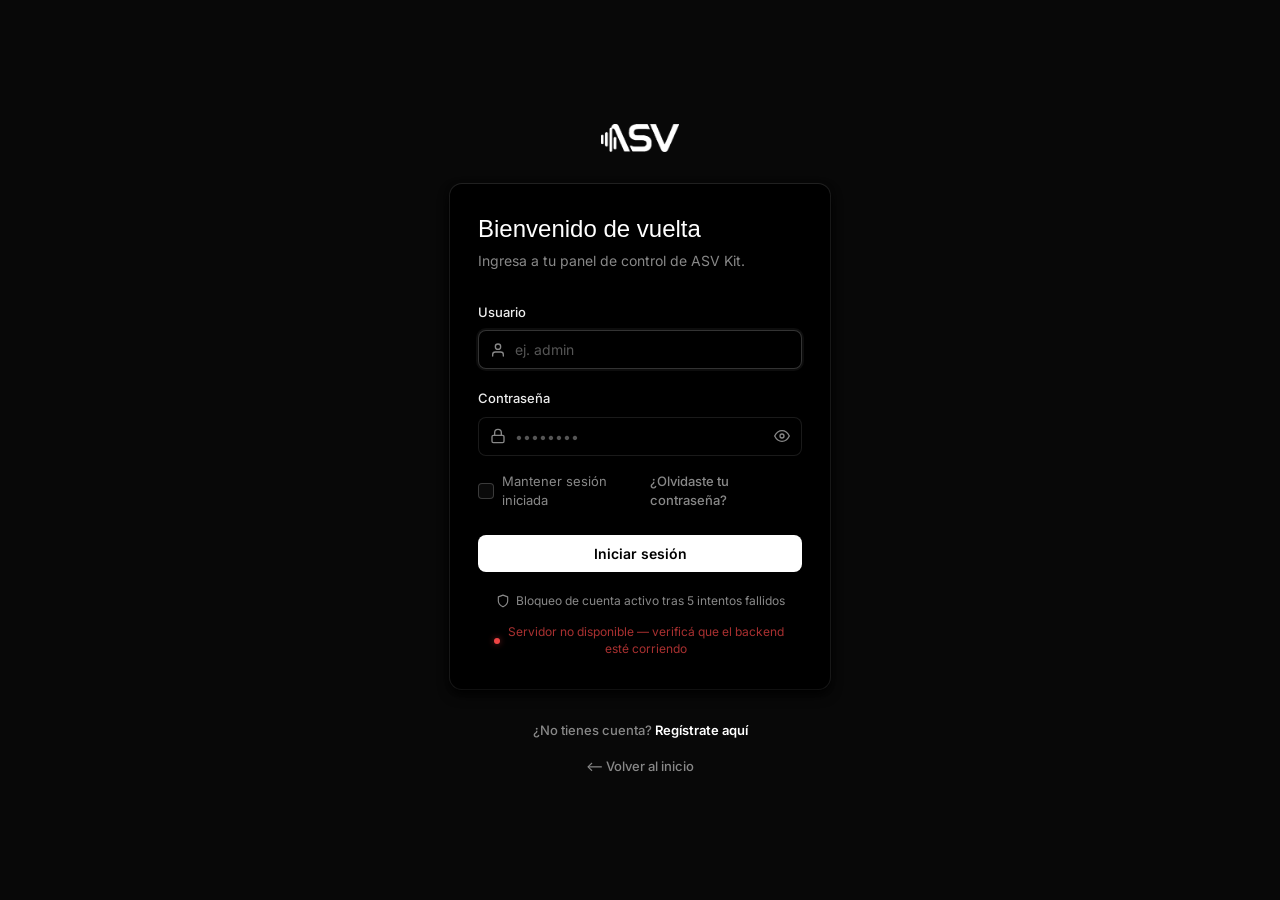
<file: frontend/login.html>
<!DOCTYPE html>
<html lang="es">
<head>
  <meta charset="UTF-8" />
  <meta name="viewport" content="width=device-width, initial-scale=1.0" />
  <title>ASV Kit · Identificación Automática</title>
  <meta name="description" content="Autenticación de acceso a la intranet de ASV Kit." />
  <link rel="stylesheet" href="style.css" />
  <style>
    body {
      display: flex;
      align-items: center;
      justify-content: center;
      min-height: 100vh;
      padding: 24px;
      background: var(--bg-subtle);
    }

    .login-wrap {
      width: 100%;
      max-width: 380px;
      animation: fadeIn .5s ease both;
    }

    .login-logo {
      display: flex; align-items: center; justify-content: center;
      margin-bottom: 32px;
    }

    #login-card {
      padding: 32px 28px;
    }

    /* ── Header ────────────────────────────────────────── */
    .login-header { margin-bottom: 32px; }
    .login-title {
      font-family: 'Cal Sans', sans-serif; font-size: 24px;
      color: var(--text-main); line-height: 1.1; margin-bottom: 8px;
    }
    .login-sub { font-size: 14px; color: var(--text-muted); line-height: 1.5; }

    /* ── Input overrides ─────────────────────────────── */
    .form-group { margin-bottom: 20px; }
    .form-label { font-size: 13px; font-weight: 500; margin-bottom: 8px; color: var(--text-deep); }
    
    .input-wrap { position: relative; }
    .input-icon {
      position: absolute; left: 12px; top: 50%; transform: translateY(-50%);
      width: 16px; height: 16px; color: var(--text-muted);
      pointer-events: none; transition: color .2s;
    }
    .input-wrap .form-input { padding-left: 36px; padding-right: 12px; background: var(--bg); border: 1px solid rgba(255,255,255,0.1); box-shadow: none; font-size: 14px; }
    .input-wrap .form-input:focus { border-color: rgba(255,255,255,0.2); box-shadow: 0 0 0 2px rgba(255,255,255,0.05); }
    .input-wrap .form-input:focus ~ .input-icon { color: var(--text-main); }

    .pw-toggle {
      position: absolute; right: 8px; top: 50%; transform: translateY(-50%);
      background: none; border: none; cursor: pointer; color: var(--text-muted);
      padding: 4px; display: flex; align-items: center; justify-content: center;
      transition: color .15s;
    }
    .pw-toggle:hover { color: var(--text-main); }
    .pw-toggle svg { width: 16px; height: 16px; }
    .input-wrap.has-toggle .form-input { padding-right: 40px; }

    /* ── Options row ─────────────────────────────────── */
    .login-options { display: flex; align-items: center; justify-content: space-between; margin: -4px 0 24px; font-size: 13px; }
    .check-label { display: flex; align-items: center; gap: 8px; color: var(--text-muted); cursor: pointer; user-select: none; }
    .check-label input[type="checkbox"] {
      appearance: none; width: 16px; height: 16px; cursor: pointer;
      border: 1px solid rgba(255,255,255,0.2); border-radius: 4px;
      background: rgba(255,255,255,0.04); transition: border-color .2s, background .2s;
      position: relative; flex-shrink: 0;
    }
    .check-label input[type="checkbox"]:checked {
      background: var(--text-main); border-color: var(--text-main);
    }
    .check-label input[type="checkbox"]:checked::after {
      content: ''; position: absolute; left: 4px; top: 1px;
      width: 4px; height: 8px; border: 2px solid #000;
      border-top: none; border-left: none; transform: rotate(45deg);
    }

    /* ── Error banner ────────────────────────────────── */
    .login-error {
      background: rgba(239, 68, 68, 0.1); border: 1px solid rgba(239, 68, 68, 0.2);
      color: var(--red); border-radius: var(--radius); padding: 10px 14px;
      font-size: 13px; font-weight: 500; margin-bottom: 20px;
      display: none; align-items: flex-start; gap: 8px; line-height: 1.4;
    }
    .login-error.show { display: flex; animation: errorIn .3s ease both; }
    .login-error svg { width: 16px; height: 16px; flex-shrink: 0; margin-top: 1px; }

    @keyframes errorIn { from { opacity: 0; transform: translateY(-6px); } to { opacity: 1; transform: none; } }
    @keyframes shakeCard {
      0%, 100% { transform: translateX(0); }
      20%, 60% { transform: translateX(-4px); }
      40%, 80% { transform: translateX(4px); }
    }
    .shake { animation: shakeCard .4s; }

    /* ── Submit button ───────────────────────────────── */
    .login-btn { width: 100%; padding: 10px 16px; font-size: 14px; margin-bottom: 20px; }
    .login-btn:disabled { opacity: 0.6; cursor: not-allowed; }

    /* ── Security note ──────────────────────────────── */
    .security-hint {
      display: flex; align-items: center; justify-content: center; gap: 6px;
      font-size: 12px; color: var(--text-muted);
    }
    .security-hint svg { width: 14px; height: 14px; flex-shrink: 0; }

    /* ── Footer link ─────────────────────────────────── */
    .login-footer { text-align: center; margin-top: 32px; font-size: 13px; font-weight: 500; }
    .login-footer a { color: var(--text-muted); text-decoration: none; transition: color .15s; }
    .login-footer a:hover { color: var(--text-main); }
  </style>
</head>

<body>
  <div class="login-wrap">
    <!-- Logo -->
    <div class="login-logo">
      <a href="index.html" title="Volver al inicio" style="display:flex;align-items:center;opacity:1;transition:opacity .2s;" onmouseover="this.style.opacity='.7'" onmouseout="this.style.opacity='1'">
        <img src="asv-logo.png" alt="ASV Logo" style="height:28px; width:auto; filter:brightness(0) invert(1);" />
      </a>
    </div>

    <!-- Card -->
    <div class="card" id="login-card">
      <!-- Header -->
      <div class="login-header">
        <div class="login-title">Bienvenido de vuelta</div>
        <p class="login-sub">Ingresa a tu panel de control de ASV Kit.</p>
      </div>

      <!-- Error -->
      <div class="login-error" id="login-error" role="alert">
        <svg viewBox="0 0 24 24" fill="none" stroke="currentColor" stroke-width="2" stroke-linecap="round" stroke-linejoin="round">
          <circle cx="12" cy="12" r="10"/><line x1="12" y1="8" x2="12" y2="12"/><line x1="12" y1="16" x2="12.01" y2="16"/>
        </svg>
        <span id="login-error-text">Credenciales inválidas.</span>
      </div>

      <!-- Username -->
      <div class="form-group">
        <label class="form-label" for="username">Usuario</label>
        <div class="input-wrap">
          <svg class="input-icon" viewBox="0 0 24 24" fill="none" stroke="currentColor" stroke-width="2" stroke-linecap="round" stroke-linejoin="round"><path d="M20 21v-2a4 4 0 0 0-4-4H8a4 4 0 0 0-4 4v2"/><circle cx="12" cy="7" r="4"/></svg>
          <input class="form-input" type="text" id="username" placeholder="ej. admin" autocomplete="username" autofocus />
        </div>
      </div>

      <!-- Password -->
      <div class="form-group mb-0">
        <label class="form-label" for="password">Contraseña</label>
        <div class="input-wrap has-toggle">
          <svg class="input-icon" viewBox="0 0 24 24" fill="none" stroke="currentColor" stroke-width="2" stroke-linecap="round" stroke-linejoin="round"><rect x="3" y="11" width="18" height="11" rx="2" ry="2"/><path d="M7 11V7a5 5 0 0 1 10 0v4"/></svg>
          <input class="form-input" type="password" id="password" placeholder="••••••••" autocomplete="current-password" />
          <button type="button" class="pw-toggle" id="pw-toggle" aria-label="Mostrar contraseña" onclick="togglePassword()">
            <svg id="eye-icon" viewBox="0 0 24 24" fill="none" stroke="currentColor" stroke-width="2" stroke-linecap="round" stroke-linejoin="round"><path d="M1 12s4-8 11-8 11 8 11 8-4 8-11 8-11-8-11-8z"/><circle cx="12" cy="12" r="3"/></svg>
            <svg id="eye-off-icon" viewBox="0 0 24 24" fill="none" stroke="currentColor" stroke-width="2" stroke-linecap="round" stroke-linejoin="round" style="display:none"><path d="M17.94 17.94A10.07 10.07 0 0 1 12 20c-7 0-11-8-11-8a18.45 18.45 0 0 1 5.06-5.94"/><path d="M9.9 4.24A9.12 9.12 0 0 1 12 4c7 0 11 8 11 8a18.5 18.5 0 0 1-2.16 3.19"/><line x1="1" y1="1" x2="23" y2="23"/></svg>
          </button>
        </div>
      </div>

      <!-- Options row -->
      <div class="login-options">
        <label class="check-label" for="remember-me">
          <input type="checkbox" id="remember-me" />
          Mantener sesión iniciada
        </label>
        <a href="reset-password.html" style="color:var(--text-muted);text-decoration:none;font-size:13px;font-weight:500;transition:color .15s;" onmouseover="this.style.color='var(--text-main)'" onmouseout="this.style.color='var(--text-muted)'">
          ¿Olvidaste tu contraseña?
        </a>
      </div>

      <!-- Submit -->
      <button class="btn btn-primary login-btn" id="login-btn" onclick="doLogin()">
        Iniciar sesión
      </button>

      <!-- Security note -->
      <div class="security-hint">
        <svg viewBox="0 0 24 24" fill="none" stroke="currentColor" stroke-width="2" stroke-linecap="round" stroke-linejoin="round"><path d="M12 22s8-4 8-10V5l-8-3-8 3v7c0 6 8 10 8 10z"/></svg>
        Bloqueo de cuenta activo tras 5 intentos fallidos
      </div>
      <!-- Server status -->
      <div id="server-status" style="display:flex;align-items:center;justify-content:center;gap:6px;margin-top:14px;font-size:12px;color:rgba(255,255,255,0.3)">
        <span id="status-dot" style="width:6px;height:6px;border-radius:50%;background:rgba(255,255,255,0.15);flex-shrink:0;transition:background .3s"></span>
        <span id="status-text">Verificando conexión...</span>
      </div>
    </div>

    <!-- Footer -->
    <div class="login-footer">
      <div style="margin-bottom: 16px;">
        <span style="color: var(--text-muted);">¿No tienes cuenta?</span> 
        <a href="register.html" style="color: var(--text-main); font-weight: 600;">Regístrate aquí</a>
      </div>
      <a href="index.html">⟵ Volver al inicio</a>
    </div>
  </div>

  <script>
    const API = 'http://127.0.0.1:5000';

    // Auto-redirect solo si el servidor confirma que hay sesión activa.
    // Evita el bug: datos viejos en localStorage → dashboard sin sesión → 401 → login.
    (async function checkExistingSession() {
      const raw = localStorage.getItem('asvkit_user') || sessionStorage.getItem('asvkit_user');
      if (!raw) return; // No hay datos locales, mostrar login normalmente

      try {
        const u = JSON.parse(raw);
        if (!u || !u.id) throw new Error('bad');
      } catch {
        localStorage.removeItem('asvkit_user');
        sessionStorage.removeItem('asvkit_user');
        return;
      }

      // Verificar con el servidor si la cookie de sesión sigue viva
      try {
        const res = await fetch(API + '/api/auth/session', {
          credentials: 'include',
          signal: AbortSignal.timeout(4000)
        });
        if (res.ok) {
          // Sesión válida en el servidor → redirigir
          window.location.href = 'dashboard.html';
        } else {
          // Sesión expirada en el servidor → limpiar y mostrar login
          localStorage.removeItem('asvkit_user');
          sessionStorage.removeItem('asvkit_user');
        }
      } catch {
        // Sin conexión → limpiar datos para evitar loops y mostrar login
        localStorage.removeItem('asvkit_user');
        sessionStorage.removeItem('asvkit_user');
      }
    })();

    // Server status check
    (async function checkServerStatus() {
      const dot  = document.getElementById('status-dot');
      const text = document.getElementById('status-text');
      try {
        const res = await fetch(API + '/api/auth/session', {
          credentials: 'include',
          signal: AbortSignal.timeout(3500)
        });
        // Any response (200 or 401) means server is up
        dot.style.background  = '#10B981';
        dot.style.boxShadow   = '0 0 6px rgba(16,185,129,0.6)';
        text.textContent = 'Servidor disponible';
        text.style.color = 'rgba(16,185,129,0.7)';
      } catch {
        dot.style.background = '#EF4444';
        dot.style.boxShadow  = '0 0 6px rgba(239,68,68,0.5)';
        text.textContent = 'Servidor no disponible — verificá que el backend esté corriendo';
        text.style.color = 'rgba(239,68,68,0.7)';
        text.style.maxWidth = '280px';
        text.style.textAlign = 'center';
        text.style.lineHeight = '1.4';
      }
    })();

    document.getElementById('username').addEventListener('keydown', e => { if (e.key === 'Enter') document.getElementById('password').focus(); });
    document.getElementById('password').addEventListener('keydown', e => { if (e.key === 'Enter') doLogin(); });

    function togglePassword() {
      const input  = document.getElementById('password');
      const eyeOn  = document.getElementById('eye-icon');
      const eyeOff = document.getElementById('eye-off-icon');
      const toggle = document.getElementById('pw-toggle');
      const visible = input.type === 'password';
      input.type = visible ? 'text' : 'password';
      eyeOn.style.display  = visible ? 'none'  : '';
      eyeOff.style.display = visible ? ''      : 'none';
      toggle.setAttribute('aria-label', visible ? 'Ocultar credencial' : 'Mostrar credencial');
    }

    function showError(msg) {
      const err = document.getElementById('login-error');
      const card = document.getElementById('login-card');
      document.getElementById('login-error-text').textContent = msg;
      err.classList.add('show');
      err.style.animation = 'none';
      err.offsetHeight;
      err.style.animation = '';
      card.classList.add('shake');
      setTimeout(() => card.classList.remove('shake'), 400);
    }
    function hideError() { document.getElementById('login-error').classList.remove('show'); }

    async function doLogin() {
      const btn      = document.getElementById('login-btn');
      const username = document.getElementById('username').value.trim();
      const password = document.getElementById('password').value;
      const remember = document.getElementById('remember-me').checked;

      if (!username || !password) { showError('Ingresa tu usuario y contraseña.'); return; }
      btn.textContent = 'Iniciando sesión...'; btn.disabled = true; hideError();

      try {
        const res  = await fetch(API + '/api/auth/login', {
          method: 'POST', headers: { 'Content-Type': 'application/json' },
          credentials: 'include', body: JSON.stringify({ username, password })
        });
        const data = await res.json();
        if (res.ok) {
          const userData = { id: data.id, username: data.username, role: data.role };
          if (remember) {
            localStorage.setItem('asvkit_user', JSON.stringify(userData));
            sessionStorage.setItem('asvkit_user', JSON.stringify(userData));
          } else {
            // Solo sessionStorage: se borra al cerrar el navegador
            sessionStorage.setItem('asvkit_user', JSON.stringify(userData));
            localStorage.removeItem('asvkit_user');
          }
          window.location.href = 'dashboard.html';
        } else if (data.code === 'email_not_verified') {
          // Correo sin verificar — mostrar banner especial
          showError(data.error || 'Correo no verificado.');
          const errEl = document.getElementById('login-error');
          // Agregar botón de reenvío debajo del error si no existe
          if (!document.getElementById('resend-btn')) {
            const resendBtn = document.createElement('button');
            resendBtn.id = 'resend-btn';
            resendBtn.textContent = 'Reenviar link de verificación';
            resendBtn.style.cssText = 'margin-top:10px;width:100%;padding:9px 14px;font-size:13px;font-weight:600;background:rgba(41,151,255,0.12);color:#2997ff;border:1px solid rgba(41,151,255,0.28);border-radius:8px;cursor:pointer;font-family:inherit;';
            resendBtn.onclick = () => resendVerification(data.email);
            errEl.insertAdjacentElement('afterend', resendBtn);
          }
          btn.textContent = 'Iniciar sesión'; btn.disabled = false;
        } else {
          showError(data.error || 'Credenciales incorrectas.');
          btn.textContent = 'Iniciar sesión'; btn.disabled = false;
          if (res.status === 429) { btn.textContent = 'Cuenta bloqueada'; btn.disabled = true; }
        }
      } catch {
        showError('Error de conexión con el servidor.');
        btn.textContent = 'Iniciar sesión'; btn.disabled = false;
      }
    }

    async function resendVerification(email) {
      const btn = document.getElementById('resend-btn');
      btn.textContent = 'Enviando...'; btn.disabled = true;
      try {
        const res = await fetch(API + '/api/auth/resend-verification', {
          method: 'POST', headers: { 'Content-Type': 'application/json' },
          body: JSON.stringify({ email: email || document.getElementById('username').value.trim() })
        });
        const data = await res.json();
        btn.textContent = data.message || '¡Link enviado! Revisá tu correo.';
        btn.style.background = 'rgba(48,209,88,0.1)';
        btn.style.color = '#30d158';
        btn.style.borderColor = 'rgba(48,209,88,0.28)';
      } catch {
        btn.textContent = 'Error al enviar. Intentá de nuevo.';
        btn.disabled = false;
      }
    }
  </script>
</body>
</html>
</file>
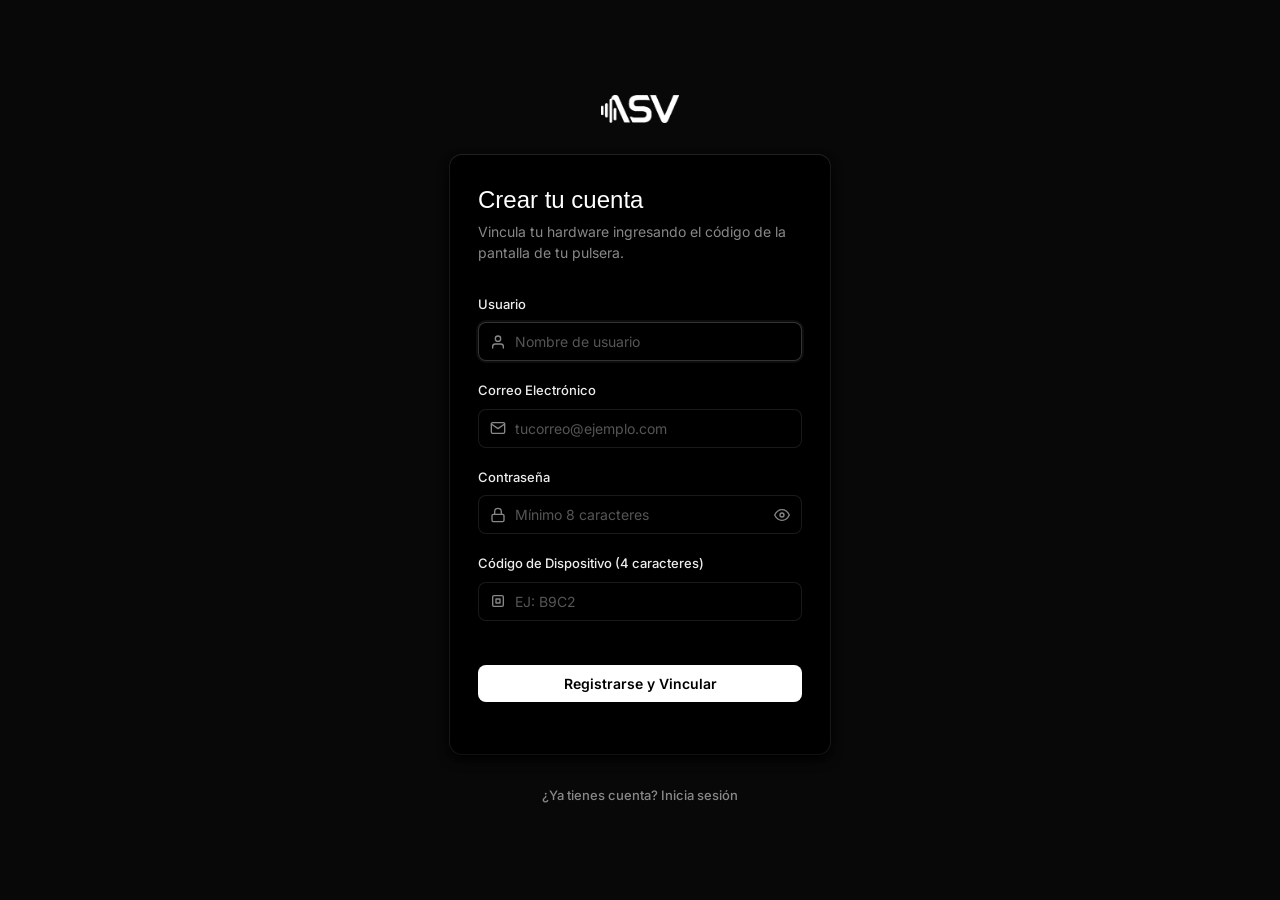
<file: frontend/register.html>
<!DOCTYPE html>
<html lang="es">
<head>
  <meta charset="UTF-8" />
  <meta name="viewport" content="width=device-width, initial-scale=1.0" />
  <title>ASV Kit · Registro de Dispositivo</title>
  <meta name="description" content="Registro de nueva cuenta vinculada a hardware ASV Kit." />
  <link rel="stylesheet" href="style.css" />
  <style>
    body {
      display: flex;
      align-items: center;
      justify-content: center;
      min-height: 100vh;
      padding: 24px;
      background: var(--bg-subtle);
    }

    /* ── Password strength ── */
    .pw-bar {
      flex: 1; height: 3px; border-radius: 999px;
      background: rgba(255,255,255,0.08);
      transition: background .3s, transform .2s;
    }
    .pw-bar.active-weak   { background: #EF4444; }
    .pw-bar.active-fair   { background: #F59E0B; }
    .pw-bar.active-good   { background: #3b82f6; }
    .pw-bar.active-strong { background: #10B981; }

    .pw-req {
      display: flex; align-items: center; gap: 7px;
      font-size: 12px; color: rgba(255,255,255,0.35);
      transition: color .2s;
    }
    .pw-req.met { color: #10B981; }
    .pw-req-dot {
      width: 7px; height: 7px; border-radius: 50%;
      background: rgba(255,255,255,0.15);
      flex-shrink: 0;
      transition: background .2s, box-shadow .2s;
    }
    .pw-req.met .pw-req-dot {
      background: #10B981;
      box-shadow: 0 0 6px rgba(16,185,129,0.5);
    }

    .login-wrap {
      width: 100%;
      max-width: 380px;
      animation: fadeIn .5s ease both;
    }

    .login-logo {
      display: flex; align-items: center; justify-content: center;
      margin-bottom: 32px;
    }

    #login-card {
      padding: 32px 28px;
    }

    /* ── Header ────────────────────────────────────────── */
    .login-header { margin-bottom: 32px; }
    .login-title {
      font-family: 'Cal Sans', sans-serif; font-size: 24px;
      color: var(--text-main); line-height: 1.1; margin-bottom: 8px;
    }
    .login-sub { font-size: 14px; color: var(--text-muted); line-height: 1.5; }

    /* ── Input overrides ─────────────────────────────── */
    .form-group { margin-bottom: 20px; }
    .form-label { font-size: 13px; font-weight: 500; margin-bottom: 8px; color: var(--text-deep); }
    
    .input-wrap { position: relative; }
    .input-icon {
      position: absolute; left: 12px; top: 50%; transform: translateY(-50%);
      width: 16px; height: 16px; color: var(--text-muted);
      pointer-events: none; transition: color .2s;
    }
    .input-wrap .form-input { padding-left: 36px; padding-right: 12px; background: var(--bg); border: 1px solid rgba(255,255,255,0.1); box-shadow: none; font-size: 14px; }
    .input-wrap .form-input:focus { border-color: rgba(255,255,255,0.2); box-shadow: 0 0 0 2px rgba(255,255,255,0.05); }
    .input-wrap .form-input:focus ~ .input-icon { color: var(--text-main); }

    .pw-toggle {
      position: absolute; right: 8px; top: 50%; transform: translateY(-50%);
      background: none; border: none; cursor: pointer; color: var(--text-muted);
      padding: 4px; display: flex; align-items: center; justify-content: center;
      transition: color .15s;
    }
    .pw-toggle:hover { color: var(--text-main); }
    .pw-toggle svg { width: 16px; height: 16px; }
    .input-wrap.has-toggle .form-input { padding-right: 40px; }

    /* ── Error banner ────────────────────────────────── */
    .login-error {
      background: rgba(239, 68, 68, 0.1); border: 1px solid rgba(239, 68, 68, 0.2);
      color: var(--red); border-radius: var(--radius); padding: 10px 14px;
      font-size: 13px; font-weight: 500; margin-bottom: 20px;
      display: none; align-items: flex-start; gap: 8px; line-height: 1.4;
    }
    .login-error.show { display: flex; animation: errorIn .3s ease both; }
    
    .login-success {
      background: rgba(16, 185, 129, 0.1); border: 1px solid rgba(16, 185, 129, 0.2);
      color: var(--green); border-radius: var(--radius); padding: 10px 14px;
      font-size: 13px; font-weight: 500; margin-bottom: 20px;
      display: none; align-items: flex-start; gap: 8px; line-height: 1.4;
    }
    .login-success.show { display: flex; animation: errorIn .3s ease both; }

    .login-error svg, .login-success svg { width: 16px; height: 16px; flex-shrink: 0; margin-top: 1px; }

    @keyframes errorIn { from { opacity: 0; transform: translateY(-6px); } to { opacity: 1; transform: none; } }
    @keyframes shakeCard {
      0%, 100% { transform: translateX(0); }
      20%, 60% { transform: translateX(-4px); }
      40%, 80% { transform: translateX(4px); }
    }
    .shake { animation: shakeCard .4s; }

    /* ── Submit button ───────────────────────────────── */
    .login-btn { width: 100%; padding: 10px 16px; font-size: 14px; margin-bottom: 20px; }
    .login-btn:disabled { opacity: 0.6; cursor: not-allowed; }

    /* ── Footer link ─────────────────────────────────── */
    .login-footer { text-align: center; margin-top: 32px; font-size: 13px; font-weight: 500; }
    .login-footer a { color: var(--text-muted); text-decoration: none; transition: color .15s; }
    .login-footer a:hover { color: var(--text-main); }
  </style>
</head>

<body>
  <div class="login-wrap">
    <!-- Logo -->
    <div class="login-logo">
      <img src="asv-logo.png" alt="ASV Logo" style="height:28px; width:auto; filter:brightness(0) invert(1);" />
    </div>

    <!-- Card -->
    <div class="card" id="login-card">
      <!-- Header -->
      <div class="login-header">
        <div class="login-title">Crear tu cuenta</div>
        <p class="login-sub">Vincula tu hardware ingresando el código de la pantalla de tu pulsera.</p>
      </div>

      <!-- Error -->
      <div class="login-error" id="login-error" role="alert">
        <svg viewBox="0 0 24 24" fill="none" stroke="currentColor" stroke-width="2" stroke-linecap="round" stroke-linejoin="round">
          <circle cx="12" cy="12" r="10"/><line x1="12" y1="8" x2="12" y2="12"/><line x1="12" y1="16" x2="12.01" y2="16"/>
        </svg>
        <span id="login-error-text">Error.</span>
      </div>
      
      <!-- Success -->
      <div class="login-success" id="login-success" role="alert">
        <svg viewBox="0 0 24 24" fill="none" stroke="currentColor" stroke-width="2" stroke-linecap="round" stroke-linejoin="round">
          <path d="M22 11.08V12a10 10 0 1 1-5.93-9.14"></path><polyline points="22 4 12 14.01 9 11.01"></polyline>
        </svg>
        <span id="login-success-text">Registro exitoso. Redirigiendo...</span>
      </div>

      <!-- Username -->
      <div class="form-group">
        <label class="form-label" for="username">Usuario</label>
        <div class="input-wrap">
          <svg class="input-icon" viewBox="0 0 24 24" fill="none" stroke="currentColor" stroke-width="2" stroke-linecap="round" stroke-linejoin="round"><path d="M20 21v-2a4 4 0 0 0-4-4H8a4 4 0 0 0-4 4v2"/><circle cx="12" cy="7" r="4"/></svg>
          <input class="form-input" type="text" id="username" placeholder="Nombre de usuario" autocomplete="username" autofocus />
        </div>
      </div>

      <!-- Email -->
      <div class="form-group">
        <label class="form-label" for="email">Correo Electrónico</label>
        <div class="input-wrap">
          <svg class="input-icon" viewBox="0 0 24 24" fill="none" stroke="currentColor" stroke-width="2" stroke-linecap="round" stroke-linejoin="round"><path d="M4 4h16c1.1 0 2 .9 2 2v12c0 1.1-.9 2-2 2H4c-1.1 0-2-.9-2-2V6c0-1.1.9-2 2-2z"/><polyline points="22,6 12,13 2,6"/></svg>
          <input class="form-input" type="email" id="email" placeholder="tucorreo@ejemplo.com" autocomplete="email" />
        </div>
      </div>

      <!-- Password -->
      <div class="form-group">
        <label class="form-label" for="password">Contraseña</label>
        <div class="input-wrap has-toggle">
          <svg class="input-icon" viewBox="0 0 24 24" fill="none" stroke="currentColor" stroke-width="2" stroke-linecap="round" stroke-linejoin="round"><rect x="3" y="11" width="18" height="11" rx="2" ry="2"/><path d="M7 11V7a5 5 0 0 1 10 0v4"/></svg>
          <input class="form-input" type="password" id="password" placeholder="Mínimo 8 caracteres" autocomplete="new-password" oninput="evaluatePassword(this.value)" />
          <button type="button" class="pw-toggle" id="pw-toggle" aria-label="Mostrar contraseña" onclick="togglePassword()">
            <svg id="eye-icon" viewBox="0 0 24 24" fill="none" stroke="currentColor" stroke-width="2" stroke-linecap="round" stroke-linejoin="round"><path d="M1 12s4-8 11-8 11 8 11 8-4 8-11 8-11-8-11-8z"/><circle cx="12" cy="12" r="3"/></svg>
            <svg id="eye-off-icon" viewBox="0 0 24 24" fill="none" stroke="currentColor" stroke-width="2" stroke-linecap="round" stroke-linejoin="round" style="display:none"><path d="M17.94 17.94A10.07 10.07 0 0 1 12 20c-7 0-11-8-11-8a18.45 18.45 0 0 1 5.06-5.94"/><path d="M9.9 4.24A9.12 9.12 0 0 1 12 4c7 0 11 8 11 8a18.5 18.5 0 0 1-2.16 3.19"/><line x1="1" y1="1" x2="23" y2="23"/></svg>
          </button>
        </div>
        <!-- Strength Meter -->
        <div id="pw-strength-wrap" style="margin-top:10px;display:none">
          <div style="display:flex;align-items:center;justify-content:space-between;margin-bottom:6px">
            <div style="display:flex;gap:4px;flex:1">
              <div class="pw-bar" id="pw-bar-1"></div>
              <div class="pw-bar" id="pw-bar-2"></div>
              <div class="pw-bar" id="pw-bar-3"></div>
              <div class="pw-bar" id="pw-bar-4"></div>
            </div>
            <span id="pw-strength-label" style="font-size:12px;font-weight:600;margin-left:10px;transition:color .2s">—</span>
          </div>
          <div style="display:flex;flex-direction:column;gap:4px;margin-top:8px">
            <div class="pw-req" id="req-len">  <span class="pw-req-dot"></span> Mínimo 8 caracteres</div>
            <div class="pw-req" id="req-upper"><span class="pw-req-dot"></span> Al menos 1 letra mayúscula</div>
            <div class="pw-req" id="req-num">  <span class="pw-req-dot"></span> Al menos 1 número</div>
            <div class="pw-req" id="req-sym">  <span class="pw-req-dot"></span> Al menos 1 símbolo (!@#$...)</div>
          </div>
        </div>
      </div>

      <!-- Hardware Code -->
      <div class="form-group mb-0">
        <label class="form-label" for="hw-code">Código de Dispositivo (4 caracteres)</label>
        <div class="input-wrap">
          <svg class="input-icon" viewBox="0 0 24 24" fill="none" stroke="currentColor" stroke-width="2" stroke-linecap="round" stroke-linejoin="round"><rect x="4" y="4" width="16" height="16" rx="2" ry="2"/><rect x="9" y="9" width="6" height="6"/></svg>
          <input class="form-input" type="text" id="hw-code" placeholder="Ej: B9C2" maxlength="4" style="text-transform: uppercase;" />
        </div>
      </div>

      <!-- Submit -->
      <button class="btn btn-primary login-btn" id="register-btn" onclick="doRegister()" style="margin-top: 24px;">
        Registrarse y Vincular
      </button>

    </div>

    <!-- Footer -->
    <div class="login-footer">
      <a href="login.html">¿Ya tienes cuenta? Inicia sesión</a>
    </div>
  </div>

  <script>
    const API = 'http://127.0.0.1:5000';

    document.getElementById('username').addEventListener('keydown', e => { if (e.key === 'Enter') document.getElementById('email').focus(); });
    document.getElementById('email').addEventListener('keydown', e => { if (e.key === 'Enter') document.getElementById('password').focus(); });
    document.getElementById('password').addEventListener('keydown', e => { if (e.key === 'Enter') document.getElementById('hw-code').focus(); });
    document.getElementById('hw-code').addEventListener('keydown', e => { if (e.key === 'Enter') doRegister(); });

    function togglePassword() {
      const input  = document.getElementById('password');
      const eyeOn  = document.getElementById('eye-icon');
      const eyeOff = document.getElementById('eye-off-icon');
      const toggle = document.getElementById('pw-toggle');
      const visible = input.type === 'password';
      input.type = visible ? 'text' : 'password';
      eyeOn.style.display  = visible ? 'none'  : '';
      eyeOff.style.display = visible ? ''      : 'none';
      toggle.setAttribute('aria-label', visible ? 'Ocultar contraseña' : 'Mostrar contraseña');
    }

    function showError(msg) {
      const err = document.getElementById('login-error');
      const card = document.getElementById('login-card');
      document.getElementById('login-error-text').textContent = msg;
      err.classList.add('show');
      err.style.animation = 'none';
      err.offsetHeight;
      err.style.animation = '';
      card.classList.add('shake');
      setTimeout(() => card.classList.remove('shake'), 400);
    }
    
    function showSuccess(msg) {
      const suc = document.getElementById('login-success');
      document.getElementById('login-success-text').textContent = msg;
      suc.classList.add('show');
    }

    function hideError() { document.getElementById('login-error').classList.remove('show'); }

    function evaluatePassword(val) {
      const wrap = document.getElementById('pw-strength-wrap');
      wrap.style.display = val.length > 0 ? 'block' : 'none';

      const hasLen   = val.length >= 8;
      const hasUpper = /[A-Z]/.test(val);
      const hasNum   = /[0-9]/.test(val);
      const hasSym   = /[^A-Za-z0-9]/.test(val);

      // Update requirement indicators
      document.getElementById('req-len').classList.toggle('met', hasLen);
      document.getElementById('req-upper').classList.toggle('met', hasUpper);
      document.getElementById('req-num').classList.toggle('met', hasNum);
      document.getElementById('req-sym').classList.toggle('met', hasSym);

      // Score 0-4
      const score = [hasLen, hasUpper, hasNum, hasSym].filter(Boolean).length;
      const bars = [1,2,3,4].map(i => document.getElementById('pw-bar-' + i));
      const label = document.getElementById('pw-strength-label');
      const classes = ['active-weak','active-fair','active-good','active-strong'];
      const labels  = ['Débil','Media','Buena','Fuerte'];
      const colors  = ['#EF4444','#F59E0B','#3b82f6','#10B981'];

      bars.forEach((b, i) => {
        b.className = 'pw-bar';
        if (i < score) b.classList.add(classes[score - 1]);
      });
      label.textContent = score > 0 ? labels[score - 1] : '—';
      label.style.color = score > 0 ? colors[score - 1] : 'rgba(255,255,255,0.3)';
    }

    async function doRegister() {
      const btn      = document.getElementById('register-btn');
      const username = document.getElementById('username').value.trim();
      const email    = document.getElementById('email').value.trim();
      const password = document.getElementById('password').value;
      const code     = document.getElementById('hw-code').value.trim();

      if (!username || !email || !password || !code) { showError('Completa todos los campos para continuar.'); return; }
      
      const emailRegex = /^[^\s@]+@[^\s@]+\.[^\s@]+$/;
      if (!emailRegex.test(email)) { showError('Ingresa un correo electrónico válido (ej: nombre@dominio.com).'); return; }
      
      if (password.length < 8) { showError('La contraseña debe tener al menos 8 caracteres.'); return; }
      if (!/[A-Z]/.test(password)) { showError('La contraseña debe contener al menos una letra mayúscula.'); return; }
      if (!/[0-9]/.test(password)) { showError('La contraseña debe contener al menos un número.'); return; }
      if (code.length !== 4) { showError('El código debe tener exactamente 4 caracteres.'); return; }
      
      btn.textContent = 'Vinculando...'; btn.disabled = true; hideError();

      try {
        const res  = await fetch(API + '/register', {
          method: 'POST', headers: { 'Content-Type': 'application/json' },
          body: JSON.stringify({ username, email, password, code })
        });
        const data = await res.json();
        
        if (res.ok) {
          // Mostrar pantalla de "revisá tu correo" en vez de redirigir al login
          const card = document.getElementById('login-card');
          card.innerHTML = `
            <div style="text-align:center;padding:8px 0">
              <div style="width:64px;height:64px;border-radius:50%;background:rgba(41,151,255,0.12);border:1px solid rgba(41,151,255,0.28);display:flex;align-items:center;justify-content:center;margin:0 auto 20px;">
                <svg width="28" height="28" viewBox="0 0 24 24" fill="none" stroke="#2997ff" stroke-width="2" stroke-linecap="round" stroke-linejoin="round">
                  <path d="M4 4h16c1.1 0 2 .9 2 2v12c0 1.1-.9 2-2 2H4c-1.1 0-2-.9-2-2V6c0-1.1.9-2 2-2z"/>
                  <polyline points="22,6 12,13 2,6"/>
                </svg>
              </div>
              <div style="font-size:20px;font-weight:700;margin-bottom:10px;">¡Cuenta creada!</div>
              <p style="font-size:14px;color:var(--text-muted);line-height:1.6;margin-bottom:28px;">
                Te enviamos un correo a <strong style="color:var(--text-main)">${email}</strong>.<br>
                Hacé click en el link que recibiste para verificar tu dirección y activar tu cuenta.
              </p>
              <p style="font-size:12px;color:var(--text-muted);margin-bottom:24px;">
                ¿No lo recibiste? Revisá la carpeta de spam o
                <a href="/verify-email.html" style="color:var(--text-main)">pedí un nuevo link</a>.
              </p>
              <a href="login.html" style="display:inline-flex;align-items:center;gap:6px;font-size:14px;font-weight:600;color:var(--text-muted);text-decoration:none;border:1px solid rgba(255,255,255,0.1);padding:10px 20px;border-radius:8px;transition:color .15s">
                Ir al login
              </a>
            </div>
          `;
        } else {
          showError(data.error || 'No se pudo completar el registro.');
          btn.textContent = 'Registrarse y Vincular'; btn.disabled = false;
        }
      } catch {
        showError('Error de conexión con el servidor.');
        btn.textContent = 'Registrarse y Vincular'; btn.disabled = false;
      }
    }
  </script>
</body>
</html>
</file>
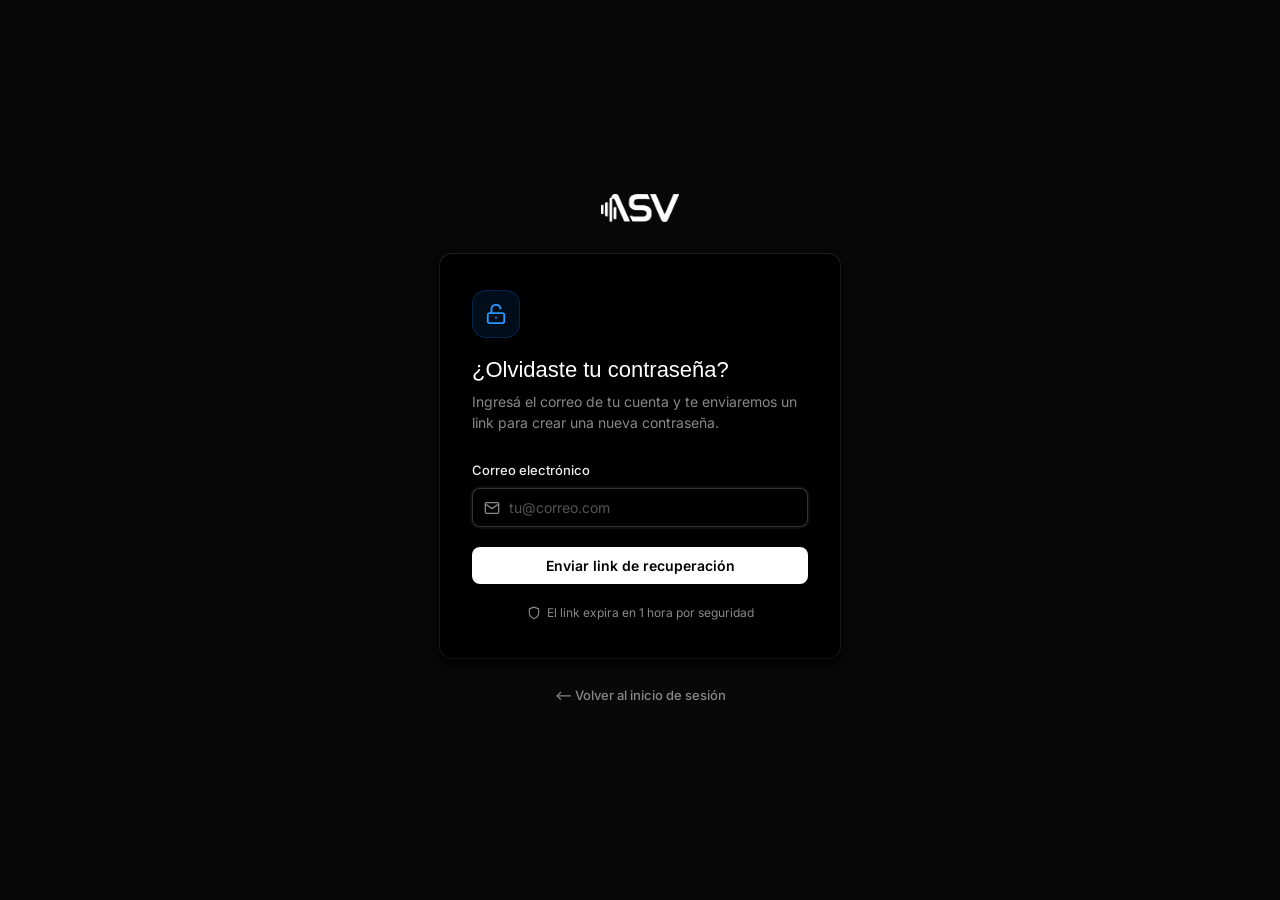
<file: frontend/reset-password.html>
<!DOCTYPE html>
<html lang="es">
<head>
  <meta charset="UTF-8" />
  <meta name="viewport" content="width=device-width, initial-scale=1.0" />
  <title>ASV Kit · Recuperar Contraseña</title>
  <meta name="description" content="Recuperá el acceso a tu cuenta ASV Kit restableciendo tu contraseña." />
  <link rel="stylesheet" href="style.css" />
  <style>
    body {
      display: flex;
      align-items: center;
      justify-content: center;
      min-height: 100vh;
      padding: 24px;
      background: var(--bg-subtle);
    }

    .reset-wrap {
      width: 100%;
      max-width: 400px;
      animation: fadeIn .5s ease both;
    }

    .reset-logo {
      display: flex; align-items: center; justify-content: center;
      margin-bottom: 32px;
    }

    #reset-card { padding: 36px 32px; }

    /* ── Header ─────────────────────────────────────────── */
    .reset-icon {
      width: 48px; height: 48px;
      background: rgba(0,113,227,0.12);
      border: 1px solid rgba(0,113,227,0.25);
      border-radius: 14px;
      display: flex; align-items: center; justify-content: center;
      margin-bottom: 20px;
      color: #2997ff;
    }
    .reset-icon svg { width: 22px; height: 22px; }

    .reset-title {
      font-family: 'Cal Sans', sans-serif; font-size: 22px;
      color: var(--text-main); line-height: 1.1; margin-bottom: 8px;
    }
    .reset-sub { font-size: 14px; color: var(--text-muted); line-height: 1.5; margin-bottom: 28px; }

    /* ── Form ───────────────────────────────────────────── */
    .form-group { margin-bottom: 20px; }
    .form-label { font-size: 13px; font-weight: 500; margin-bottom: 8px; display: block; color: var(--text-deep); }

    .input-wrap { position: relative; }
    .input-icon {
      position: absolute; left: 12px; top: 50%; transform: translateY(-50%);
      width: 16px; height: 16px; color: var(--text-muted);
      pointer-events: none; transition: color .2s;
    }
    .input-wrap .form-input {
      padding-left: 36px; padding-right: 12px;
      background: var(--bg); border: 1px solid rgba(255,255,255,0.1);
      box-shadow: none; font-size: 14px;
    }
    .input-wrap .form-input:focus {
      border-color: rgba(255,255,255,0.2);
      box-shadow: 0 0 0 2px rgba(255,255,255,0.05);
    }
    .input-wrap.has-toggle .form-input { padding-right: 40px; }

    .pw-toggle {
      position: absolute; right: 8px; top: 50%; transform: translateY(-50%);
      background: none; border: none; cursor: pointer; color: var(--text-muted);
      padding: 4px; display: flex; align-items: center; justify-content: center;
      transition: color .15s;
    }
    .pw-toggle:hover { color: var(--text-main); }
    .pw-toggle svg { width: 16px; height: 16px; }

    /* ── Password strength ──────────────────────────────── */
    .pw-strength {
      margin-top: 8px;
      display: flex; gap: 4px; align-items: center;
    }
    .pw-strength-bar {
      flex: 1; height: 3px; border-radius: 2px;
      background: rgba(255,255,255,0.08);
      transition: background .3s;
    }
    .pw-strength-bar.weak   { background: #ff453a; }
    .pw-strength-bar.medium { background: #ffd60a; }
    .pw-strength-bar.strong { background: #30d158; }
    .pw-strength-label {
      font-size: 11px; color: var(--text-muted); min-width: 48px; text-align: right;
    }

    /* ── Messages ───────────────────────────────────────── */
    .msg-box {
      border-radius: var(--radius); padding: 12px 16px;
      font-size: 13px; font-weight: 500; margin-bottom: 20px;
      display: none; align-items: flex-start; gap: 10px; line-height: 1.4;
    }
    .msg-box.show { display: flex; animation: fadeIn .3s ease both; }
    .msg-box svg { width: 16px; height: 16px; flex-shrink: 0; margin-top: 1px; }
    .msg-box.error {
      background: rgba(239,68,68,0.1); border: 1px solid rgba(239,68,68,0.2);
      color: var(--red);
    }
    .msg-box.success {
      background: rgba(48,209,88,0.1); border: 1px solid rgba(48,209,88,0.25);
      color: #30d158;
    }

    @keyframes shakeCard {
      0%, 100% { transform: translateX(0); }
      20%, 60% { transform: translateX(-4px); }
      40%, 80% { transform: translateX(4px); }
    }
    .shake { animation: shakeCard .4s; }

    /* ── Buttons ────────────────────────────────────────── */
    .reset-btn { width: 100%; padding: 10px 16px; font-size: 14px; margin-bottom: 20px; }
    .reset-btn:disabled { opacity: 0.6; cursor: not-allowed; }

    /* ── Success screen ─────────────────────────────────── */
    .success-screen { text-align: center; display: none; }
    .success-screen.show { display: block; animation: fadeIn .5s ease both; }
    .success-icon-wrap {
      width: 64px; height: 64px;
      background: rgba(48,209,88,0.12);
      border: 1px solid rgba(48,209,88,0.3);
      border-radius: 50%;
      display: flex; align-items: center; justify-content: center;
      margin: 0 auto 20px;
      animation: popIn .4s cubic-bezier(.34,1.56,.64,1) both;
    }
    .success-icon-wrap svg { width: 28px; height: 28px; color: #30d158; }
    @keyframes popIn { from { transform: scale(.5); opacity: 0; } to { transform: scale(1); opacity: 1; } }
    .success-title { font-size: 20px; font-weight: 700; color: var(--text-main); margin-bottom: 10px; }
    .success-desc { font-size: 14px; color: var(--text-muted); line-height: 1.6; margin-bottom: 28px; }

    /* ── Email sent screen ──────────────────────────────── */
    .email-sent-screen { text-align: center; display: none; }
    .email-sent-screen.show { display: block; animation: fadeIn .5s ease both; }
    .email-icon-wrap {
      width: 64px; height: 64px;
      background: rgba(0,113,227,0.12);
      border: 1px solid rgba(0,113,227,0.28);
      border-radius: 50%;
      display: flex; align-items: center; justify-content: center;
      margin: 0 auto 20px;
      animation: popIn .4s cubic-bezier(.34,1.56,.64,1) both;
    }
    .email-icon-wrap svg { width: 28px; height: 28px; color: #2997ff; }

    /* ── Footer ─────────────────────────────────────────── */
    .reset-footer { text-align: center; margin-top: 28px; font-size: 13px; }
    .reset-footer a { color: var(--text-muted); text-decoration: none; transition: color .15s; font-weight: 500; }
    .reset-footer a:hover { color: var(--text-main); }
  </style>
</head>

<body>
  <div class="reset-wrap">
    <!-- Logo -->
    <div class="reset-logo">
      <img src="asv-logo.png" alt="ASV Logo" style="height:28px; width:auto; filter:brightness(0) invert(1);" />
    </div>

    <!-- Card -->
    <div class="card" id="reset-card">

      <!-- ── Vista: Solicitar recuperación (email) ─────── -->
      <div id="view-request">
        <div class="reset-icon">
          <svg viewBox="0 0 24 24" fill="none" stroke="currentColor" stroke-width="2" stroke-linecap="round" stroke-linejoin="round">
            <rect x="3" y="11" width="18" height="11" rx="2" ry="2"/>
            <path d="M7 11V7a5 5 0 0 1 9.9-1"/>
            <line x1="12" y1="16" x2="12.01" y2="16"/>
          </svg>
        </div>
        <div class="reset-title">¿Olvidaste tu contraseña?</div>
        <p class="reset-sub">Ingresá el correo de tu cuenta y te enviaremos un link para crear una nueva contraseña.</p>

        <!-- Error/Success msg -->
        <div class="msg-box error" id="req-error" role="alert">
          <svg viewBox="0 0 24 24" fill="none" stroke="currentColor" stroke-width="2" stroke-linecap="round" stroke-linejoin="round">
            <circle cx="12" cy="12" r="10"/><line x1="12" y1="8" x2="12" y2="12"/><line x1="12" y1="16" x2="12.01" y2="16"/>
          </svg>
          <span id="req-error-text"></span>
        </div>

        <!-- Email field -->
        <div class="form-group">
          <label class="form-label" for="req-email">Correo electrónico</label>
          <div class="input-wrap">
            <svg class="input-icon" viewBox="0 0 24 24" fill="none" stroke="currentColor" stroke-width="2" stroke-linecap="round" stroke-linejoin="round">
              <path d="M4 4h16c1.1 0 2 .9 2 2v12c0 1.1-.9 2-2 2H4c-1.1 0-2-.9-2-2V6c0-1.1.9-2 2-2z"/>
              <polyline points="22,6 12,13 2,6"/>
            </svg>
            <input class="form-input" type="email" id="req-email" placeholder="tu@correo.com" autocomplete="email" autofocus />
          </div>
        </div>

        <button class="btn btn-primary reset-btn" id="req-btn" onclick="requestReset()">
          Enviar link de recuperación
        </button>

        <div style="display:flex;align-items:center;justify-content:center;gap:6px;font-size:12px;color:var(--text-muted);">
          <svg width="14" height="14" viewBox="0 0 24 24" fill="none" stroke="currentColor" stroke-width="2" stroke-linecap="round" stroke-linejoin="round">
            <path d="M12 22s8-4 8-10V5l-8-3-8 3v7c0 6 8 10 8 10z"/>
          </svg>
          El link expira en 1 hora por seguridad
        </div>
      </div>

      <!-- ── Vista: Email enviado (confirmación) ───────── -->
      <div class="email-sent-screen" id="view-email-sent">
        <div class="email-icon-wrap">
          <svg viewBox="0 0 24 24" fill="none" stroke="currentColor" stroke-width="2" stroke-linecap="round" stroke-linejoin="round">
            <path d="M4 4h16c1.1 0 2 .9 2 2v12c0 1.1-.9 2-2 2H4c-1.1 0-2-.9-2-2V6c0-1.1.9-2 2-2z"/>
            <polyline points="22,6 12,13 2,6"/>
          </svg>
        </div>
        <div class="success-title">¡Correo enviado!</div>
        <p class="success-desc">
          Si ese correo está registrado en ASV Kit, recibirás un link para restablecer tu contraseña en los próximos minutos.<br><br>
          Revisá también tu carpeta de <strong>spam o correo no deseado</strong>.
        </p>
        <a href="login.html" class="btn btn-primary reset-btn" style="display:block;text-align:center;text-decoration:none;">
          Volver al inicio de sesión
        </a>
      </div>

      <!-- ── Vista: Nueva contraseña (token en URL) ────── -->
      <div id="view-new-password" style="display:none;">
        <div class="reset-icon" style="background:rgba(48,209,88,0.1);border-color:rgba(48,209,88,0.25);color:#30d158;">
          <svg viewBox="0 0 24 24" fill="none" stroke="currentColor" stroke-width="2" stroke-linecap="round" stroke-linejoin="round">
            <path d="M21 2l-2 2m-7.61 7.61a5.5 5.5 0 1 1-7.778 7.778 5.5 5.5 0 0 1 7.777-7.777zm0 0L15.5 7.5m0 0l3 3L22 7l-3-3m-3.5 3.5L19 4"/>
          </svg>
        </div>
        <div class="reset-title">Nueva contraseña</div>
        <p class="reset-sub">Creá una contraseña segura de al menos 8 caracteres.</p>

        <!-- Error/Success msg -->
        <div class="msg-box error" id="new-error" role="alert">
          <svg viewBox="0 0 24 24" fill="none" stroke="currentColor" stroke-width="2" stroke-linecap="round" stroke-linejoin="round">
            <circle cx="12" cy="12" r="10"/><line x1="12" y1="8" x2="12" y2="12"/><line x1="12" y1="16" x2="12.01" y2="16"/>
          </svg>
          <span id="new-error-text"></span>
        </div>

        <!-- Nueva contraseña -->
        <div class="form-group">
          <label class="form-label" for="new-password">Nueva contraseña</label>
          <div class="input-wrap has-toggle">
            <svg class="input-icon" viewBox="0 0 24 24" fill="none" stroke="currentColor" stroke-width="2" stroke-linecap="round" stroke-linejoin="round">
              <rect x="3" y="11" width="18" height="11" rx="2" ry="2"/>
              <path d="M7 11V7a5 5 0 0 1 10 0v4"/>
            </svg>
            <input class="form-input" type="password" id="new-password" placeholder="mínimo 8 caracteres" autocomplete="new-password" oninput="updateStrength()" />
            <button type="button" class="pw-toggle" onclick="togglePw('new-password', this)" aria-label="Mostrar contraseña">
              <svg viewBox="0 0 24 24" fill="none" stroke="currentColor" stroke-width="2" stroke-linecap="round" stroke-linejoin="round">
                <path d="M1 12s4-8 11-8 11 8 11 8-4 8-11 8-11-8-11-8z"/><circle cx="12" cy="12" r="3"/>
              </svg>
            </button>
          </div>
          <!-- Password strength bars -->
          <div class="pw-strength" id="strength-bars">
            <div class="pw-strength-bar" id="bar1"></div>
            <div class="pw-strength-bar" id="bar2"></div>
            <div class="pw-strength-bar" id="bar3"></div>
            <div class="pw-strength-bar" id="bar4"></div>
            <span class="pw-strength-label" id="strength-label"></span>
          </div>
        </div>

        <!-- Confirmar contraseña -->
        <div class="form-group">
          <label class="form-label" for="confirm-password">Confirmar contraseña</label>
          <div class="input-wrap has-toggle">
            <svg class="input-icon" viewBox="0 0 24 24" fill="none" stroke="currentColor" stroke-width="2" stroke-linecap="round" stroke-linejoin="round">
              <rect x="3" y="11" width="18" height="11" rx="2" ry="2"/>
              <path d="M7 11V7a5 5 0 0 1 10 0v4"/>
            </svg>
            <input class="form-input" type="password" id="confirm-password" placeholder="repetí tu contraseña" autocomplete="new-password" />
            <button type="button" class="pw-toggle" onclick="togglePw('confirm-password', this)" aria-label="Mostrar contraseña">
              <svg viewBox="0 0 24 24" fill="none" stroke="currentColor" stroke-width="2" stroke-linecap="round" stroke-linejoin="round">
                <path d="M1 12s4-8 11-8 11 8 11 8-4 8-11 8-11-8-11-8z"/><circle cx="12" cy="12" r="3"/>
              </svg>
            </button>
          </div>
        </div>

        <button class="btn btn-primary reset-btn" id="new-btn" onclick="submitNewPassword()">
          Restablecer contraseña
        </button>
      </div>

      <!-- ── Vista: Éxito final ─────────────────────────── -->
      <div class="success-screen" id="view-success">
        <div class="success-icon-wrap">
          <svg viewBox="0 0 24 24" fill="none" stroke="currentColor" stroke-width="2.5" stroke-linecap="round" stroke-linejoin="round">
            <polyline points="20 6 9 17 4 12"/>
          </svg>
        </div>
        <div class="success-title">¡Contraseña restablecida!</div>
        <p class="success-desc">Tu contraseña fue actualizada correctamente. Ya podés iniciar sesión con tu nueva contraseña.</p>
        <a href="login.html" class="btn btn-primary reset-btn" style="display:block;text-align:center;text-decoration:none;">
          Iniciar sesión
        </a>
      </div>

      <!-- ── Vista: Token inválido / expirado ──────────── -->
      <div id="view-invalid-token" style="display:none;text-align:center;">
        <div style="width:64px;height:64px;background:rgba(239,68,68,0.1);border:1px solid rgba(239,68,68,0.25);border-radius:50%;display:flex;align-items:center;justify-content:center;margin:0 auto 20px;">
          <svg width="28" height="28" viewBox="0 0 24 24" fill="none" stroke="#ff453a" stroke-width="2" stroke-linecap="round" stroke-linejoin="round">
            <circle cx="12" cy="12" r="10"/><line x1="15" y1="9" x2="9" y2="15"/><line x1="9" y1="9" x2="15" y2="15"/>
          </svg>
        </div>
        <div class="success-title" style="color:var(--red);">Link inválido o expirado</div>
        <p class="success-desc">Este link de recuperación ya fue utilizado o expiró.<br>Los links son válidos por <strong>1 hora</strong>.</p>
        <a href="reset-password.html" class="btn btn-primary reset-btn" style="display:block;text-align:center;text-decoration:none;margin-bottom:12px;">
          Solicitar un nuevo link
        </a>
        <a href="login.html" style="font-size:13px;color:var(--text-muted);text-decoration:none;">Volver al login</a>
      </div>

    </div><!-- /card -->

    <!-- Footer -->
    <div class="reset-footer">
      <a href="login.html">⟵ Volver al inicio de sesión</a>
    </div>
  </div>

  <script>
    const API = 'http://127.0.0.1:5000';

    // ── Detectar token en URL ────────────────────────────
    (function init() {
      const params = new URLSearchParams(window.location.search);
      const token  = params.get('token');

      if (token) {
        // Modo "nueva contraseña"
        document.getElementById('view-request').style.display = 'none';
        document.getElementById('view-new-password').style.display = 'block';
        document.getElementById('new-password').focus();
      }
      // Si no hay token, mostrar vista de solicitud (default)
    })();

    // ── Toggle password visibility ───────────────────────
    function togglePw(inputId, btn) {
      const input = document.getElementById(inputId);
      const isPassword = input.type === 'password';
      input.type = isPassword ? 'text' : 'password';
      btn.setAttribute('aria-label', isPassword ? 'Ocultar contraseña' : 'Mostrar contraseña');
      // Swap icons
      const svgEye = btn.querySelector('svg');
      if (isPassword) {
        svgEye.innerHTML = `<path d="M17.94 17.94A10.07 10.07 0 0 1 12 20c-7 0-11-8-11-8a18.45 18.45 0 0 1 5.06-5.94"/><path d="M9.9 4.24A9.12 9.12 0 0 1 12 4c7 0 11 8 11 8a18.5 18.5 0 0 1-2.16 3.19"/><line x1="1" y1="1" x2="23" y2="23"/>`;
      } else {
        svgEye.innerHTML = `<path d="M1 12s4-8 11-8 11 8 11 8-4 8-11 8-11-8-11-8z"/><circle cx="12" cy="12" r="3"/>`;
      }
    }

    // ── Password strength ────────────────────────────────
    function updateStrength() {
      const pw = document.getElementById('new-password').value;
      const bars = [document.getElementById('bar1'), document.getElementById('bar2'),
                    document.getElementById('bar3'), document.getElementById('bar4')];
      const label = document.getElementById('strength-label');

      let score = 0;
      if (pw.length >= 8)  score++;
      if (pw.length >= 12) score++;
      if (/[A-Z]/.test(pw) && /[a-z]/.test(pw)) score++;
      if (/[0-9]/.test(pw) && /[^A-Za-z0-9]/.test(pw)) score++;

      const classes = ['', 'weak', 'medium', 'medium', 'strong'];
      const labels  = ['', 'Débil', 'Regular', 'Buena', 'Fuerte'];

      bars.forEach((b, i) => {
        b.className = 'pw-strength-bar';
        if (pw.length > 0 && i < score) b.classList.add(classes[score]);
      });
      label.textContent = pw.length > 0 ? labels[score] : '';
      label.style.color = score <= 1 ? '#ff453a' : score <= 2 ? '#ffd60a' : '#30d158';
    }

    // ── Mensajes ─────────────────────────────────────────
    function showMsg(boxId, textId, msg) {
      const box = document.getElementById(boxId);
      document.getElementById(textId).textContent = msg;
      box.classList.add('show');
    }
    function hideMsg(boxId) {
      document.getElementById(boxId).classList.remove('show');
    }

    // ── Solicitar recuperación ────────────────────────────
    async function requestReset() {
      const btn   = document.getElementById('req-btn');
      const email = document.getElementById('req-email').value.trim();

      if (!email) { showMsg('req-error', 'req-error-text', 'Ingresá tu correo electrónico.'); return; }

      hideMsg('req-error');
      btn.textContent = 'Enviando...'; btn.disabled = true;

      try {
        const res  = await fetch(API + '/api/auth/forgot-password', {
          method: 'POST', headers: { 'Content-Type': 'application/json' },
          body: JSON.stringify({ email })
        });
        const data = await res.json();

        if (res.ok) {
          // Mostrar pantalla de "email enviado"
          document.getElementById('view-request').style.display = 'none';
          document.getElementById('view-email-sent').classList.add('show');
        } else {
          showMsg('req-error', 'req-error-text', data.error || 'No se pudo enviar el correo.');
          document.getElementById('reset-card').classList.add('shake');
          setTimeout(() => document.getElementById('reset-card').classList.remove('shake'), 400);
          btn.textContent = 'Enviar link de recuperación'; btn.disabled = false;
        }
      } catch {
        showMsg('req-error', 'req-error-text', 'Error de conexión con el servidor.');
        btn.textContent = 'Enviar link de recuperación'; btn.disabled = false;
      }
    }

    // ── Restablecer contraseña ────────────────────────────
    async function submitNewPassword() {
      const btn     = document.getElementById('new-btn');
      const newPw   = document.getElementById('new-password').value;
      const confirm = document.getElementById('confirm-password').value;
      const token   = new URLSearchParams(window.location.search).get('token');

      hideMsg('new-error');

      if (newPw.length < 8) {
        showMsg('new-error', 'new-error-text', 'La contraseña debe tener al menos 8 caracteres.');
        return;
      }
      if (newPw !== confirm) {
        showMsg('new-error', 'new-error-text', 'Las contraseñas no coinciden.');
        return;
      }

      btn.textContent = 'Restableciendo...'; btn.disabled = true;

      try {
        const res  = await fetch(API + '/api/auth/reset-password', {
          method: 'POST', headers: { 'Content-Type': 'application/json' },
          body: JSON.stringify({ token, new_password: newPw })
        });
        const data = await res.json();

        if (res.ok && data.success) {
          // Limpiar sesión vieja ANTES de mostrar el éxito.
          // Evita que login.html auto-redirija al dashboard con sesión inválida.
          localStorage.removeItem('asvkit_user');
          sessionStorage.removeItem('asvkit_user');
          document.getElementById('view-new-password').style.display = 'none';
          document.getElementById('view-success').classList.add('show');
        } else if (res.status === 404 || res.status === 410) {
          // Token inválido/expirado
          document.getElementById('view-new-password').style.display = 'none';
          document.getElementById('view-invalid-token').style.display = 'block';
        } else {
          showMsg('new-error', 'new-error-text', data.error || 'No se pudo restablecer la contraseña.');
          document.getElementById('reset-card').classList.add('shake');
          setTimeout(() => document.getElementById('reset-card').classList.remove('shake'), 400);
          btn.textContent = 'Restablecer contraseña'; btn.disabled = false;
        }
      } catch {
        showMsg('new-error', 'new-error-text', 'Error de conexión con el servidor.');
        btn.textContent = 'Restablecer contraseña'; btn.disabled = false;
      }
    }

    // ── Enter key support ─────────────────────────────────
    document.getElementById('req-email').addEventListener('keydown', e => {
      if (e.key === 'Enter') requestReset();
    });
  </script>
</body>
</html>
</file>
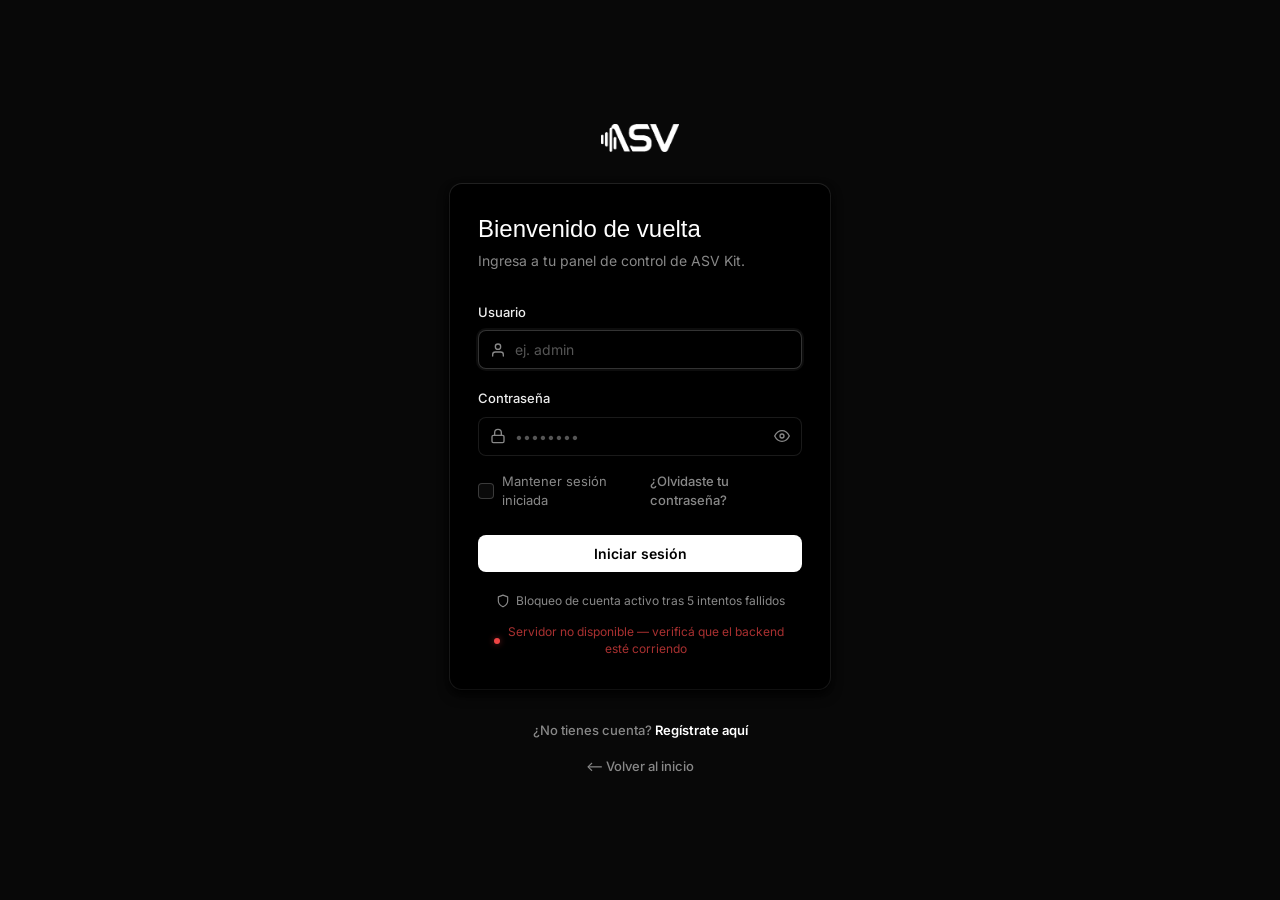
<file: frontend/sensores.html>
<!DOCTYPE html>
<html lang="es">

<head>
  <meta charset="UTF-8" />
  <meta name="viewport" content="width=device-width, initial-scale=1.0" />
  <title>ASV Kit · Sensores</title>
  <meta name="description" content="Gestión de sensores del sistema ASV Kit." />
  <link rel="stylesheet" href="style.css" />
</head>

<body>

  <!-- Mobile Topbar -->
  <div class="mobile-topbar">
    <div style="font-family: 'Cal Sans', sans-serif; font-size: 18px; font-weight: 600;">ASV Kit</div>
  </div>

  <div class="panel-layout">
    <!-- SIDEBAR -->
    <aside class="sidebar">
      <a class="sidebar-logo" href="index.html">
        <img src="asv-logo.png" alt="ASV Kit Logo" />
      </a>

      <nav class="sidebar-nav">
        <div class="nav-section">Aplicación</div>
        <a class="nav-item" href="dashboard.html">
          <svg viewBox="0 0 24 24" fill="none" stroke="currentColor">
            <rect x="3" y="3" width="7" height="7"></rect>
            <rect x="14" y="3" width="7" height="7"></rect>
            <rect x="14" y="14" width="7" height="7"></rect>
            <rect x="3" y="14" width="7" height="7"></rect>
          </svg>
          Dashboard
        </a>
        <a class="nav-item" href="historial.html">
          <svg viewBox="0 0 24 24" fill="none" stroke="currentColor">
            <circle cx="12" cy="12" r="10"></circle>
            <polyline points="12 6 12 12 16 14"></polyline>
          </svg>
          Historial de Alertas
        </a>

        <div class="nav-section">Hardware</div>
        <a class="nav-item active" href="sensores.html">
          <svg viewBox="0 0 24 24" fill="none" stroke="currentColor">
            <rect x="4" y="4" width="16" height="16" rx="2"></rect>
            <rect x="9" y="9" width="6" height="6"></rect>
            <line x1="9" y1="2" x2="9" y2="4"></line>
            <line x1="15" y1="2" x2="15" y2="4"></line>
            <line x1="9" y1="20" x2="9" y2="22"></line>
            <line x1="15" y1="20" x2="15" y2="22"></line>
            <line x1="20" y1="9" x2="22" y2="9"></line>
            <line x1="20" y1="14" x2="22" y2="14"></line>
            <line x1="2" y1="9" x2="4" y2="9"></line>
            <line x1="2" y1="14" x2="4" y2="14"></line>
          </svg>
          Sensores
        </a>
        <a class="nav-item" href="dispositivos.html">
          <svg viewBox="0 0 24 24" fill="none" stroke="currentColor">
            <rect x="5" y="2" width="14" height="20" rx="2"></rect>
            <line x1="12" y1="18" x2="12.01" y2="18"></line>
          </svg>
          Receptores
        </a>

        <div class="nav-section">Simulación</div>
        <a class="nav-item" href="test.html">
          <svg viewBox="0 0 24 24" fill="none" stroke="currentColor" stroke-width="2" stroke-linecap="round" stroke-linejoin="round">
            <polygon points="12 2 2 7 12 12 22 7 12 2"/>
            <polyline points="2 17 12 22 22 17"/>
            <polyline points="2 12 12 17 22 12"/>
          </svg>
          Laboratorio de Pruebas
        </a>

        <div class="nav-section admin-only" style="display:none">Administración</div>
          <a class="nav-item admin-only" href="usuarios.html" style="display:none">
            <svg viewBox="0 0 24 24" fill="none" stroke="currentColor">
              <path d="M17 21v-2a4 4 0 0 0-4-4H5a4 4 0 0 0-4 4v2"></path>
              <circle cx="9" cy="7" r="4"></circle>
              <path d="M23 21v-2a4 4 0 0 0-3-3.87"></path>
              <path d="M16 3.13a4 4 0 0 1 0 7.75"></path>
            </svg>
            Usuarios
          </a>
      </nav>

      <div class="sidebar-footer">
        <div class="user-info">
          <div class="user-avatar" id="user-avatar">?</div>
          <div>
            <div class="user-name" id="user-name">—</div>
            <div class="user-role" id="user-role">—</div>
          </div>
        </div>
        <button class="nav-item" style="margin-top:8px;" onclick="logout()">
          <svg viewBox="0 0 24 24" fill="none" stroke="currentColor">
            <path d="M9 21H5a2 2 0 0 1-2-2V5a2 2 0 0 1 2-2h4"></path>
            <polyline points="16 17 21 12 16 7"></polyline>
            <line x1="21" y1="12" x2="9" y2="12"></line>
          </svg>
          Cerrar sesión
        </button>
      </div>
    </aside>

    <div class="main-content">
      <div class="content fade-in">

        <!-- HERO -->
        <div class="page-header">
          <h1 class="page-title">Sensores</h1>
          <p class="page-sub">Gestioná los nodos de detección de la red de radiofrecuencia (RF).</p>
        </div>

        <!-- TOOLBAR -->
        <div
          style="display:flex; justify-content:space-between; align-items:center; margin-bottom:32px; flex-wrap:wrap; gap:16px;">
          <input class="form-input search-input" type="text" id="search"
            placeholder="Buscar por nombre, ubicación o RF..." oninput="filterSensors()" />
          <button class="btn btn-primary admin-only" onclick="openModal()" style="display:none">
            <svg viewBox="0 0 24 24" fill="none" stroke="currentColor" stroke-width="2" stroke-linecap="round"
              stroke-linejoin="round">
              <line x1="12" y1="5" x2="12" y2="19" />
              <line x1="5" y1="12" x2="19" y2="12" />
            </svg>
            Nuevo sensor
          </button>
        </div>

        <div class="card">
          <div class="card-header">
            <span class="card-title">Red de Sensores Registrados</span>
            <span id="sensor-count" style="font-size:13px;color:var(--text-muted)">— registros</span>
          </div>
          <div class="table-wrap">
            <table>
              <thead>
                <tr>
                  <th>Nombre</th>
                  <th>Tipo</th>
                  <th>Código RF</th>
                  <th>Ubicación</th>
                  <th>Alertas</th>
                  <th>Estado</th>
                  <th>Acciones</th>
                </tr>
              </thead>
              <tbody id="sensors-tbody">
              </tbody>
            </table>
          </div>
        </div>
      </div>
    </div>
  </div>

  <!-- Modal nuevo sensor -->
  <div class="modal-overlay" id="modal">
    <div class="modal">
      <div class="modal-title">Nuevo Sensor</div>
      <div class="form-group">
        <label class="form-label">Nombre del Nodo</label>
        <input class="form-input" id="m-name" placeholder="Ej: Puerta principal" />
      </div>
      <div class="form-group">
        <label class="form-label">Tipo de Detección</label>
        <select class="form-select" id="m-type">
          <option value="doorbell">Timbre / Pánico</option>
          <option value="smoke">Sensor de Humo</option>
          <option value="washer">Lavadora (Vibración)</option>
          <option value="door_window">Puerta / Ventana (Magnético)</option>
        </select>
      </div>
      <div class="form-group">
        <label class="form-label">Código RF (Radiofrecuencia)</label>
        <input class="form-input" id="m-rf" placeholder="Ej: 001, o Hexadecimal" />
      </div>
      <div class="form-group">
        <label class="form-label">Ubicación Física</label>
        <input class="form-input" id="m-loc" placeholder="Ej: Cocina" />
      </div>
      <div class="modal-footer">
        <button class="btn btn-ghost" onclick="closeModal()">Cancelar</button>
        <button class="btn btn-primary" id="save-btn" onclick="createSensor()">Guardar Nodo</button>
      </div>
    </div>
  </div>

  <div class="toast" id="toast">
    <div class="toast-dot" id="toast-dot"></div>
    <span id="toast-msg"></span>
  </div>

  <script src="shared.js"></script>
  <script>
    const user = authCheck();
    if (user) initSidebar(user);

    let allSensors = [];

    function openModal() { document.getElementById('modal').classList.add('open'); }
    function closeModal() {
      document.getElementById('modal').classList.remove('open');
      ['m-name', 'm-rf', 'm-loc'].forEach(id => document.getElementById(id).value = '');
    }
    document.getElementById('modal').addEventListener('click', e => {
      if (e.target === e.currentTarget) closeModal();
    });

    function filterSensors() {
      const q = document.getElementById('search').value.toLowerCase();
      const filtered = allSensors.filter(s =>
        s.name.toLowerCase().includes(q) ||
        (s.location || '').toLowerCase().includes(q) ||
        s.rf_code.toLowerCase().includes(q)
      );
      renderTable(filtered);
    }

    function renderTable(list) {
      document.getElementById('sensor-count').textContent = list.length + ' sensores';
      const tbody = document.getElementById('sensors-tbody');
      if (!list.length) {
        tbody.innerHTML = '<tr><td colspan="7" class="empty">No se encontraron sensores registrados en el sistema</td></tr>';
        return;
      }
      const isAdmin = user && user.role === 'admin';
      tbody.innerHTML = list.map(s => {
        const m = getType(s.type);
        return `<tr>
      <td style="font-weight:600">${s.name}</td>
      <td><span class="badge" style="background:${m.bg};color:#000000;">${m.label}</span></td>
      <td class="muted"><code style="font-family:'SF Mono', monospace; font-size:13px; background:var(--bg-gray); padding:2px 6px; border-radius:4px;">${s.rf_code}</code></td>
      <td class="muted">${s.location || '—'}</td>
      <td><span class="badge badge-gray">${s.alert_count || 0}</span></td>
      <td>
        <span class="badge ${s.is_active ? 'badge-green' : 'badge-gray'}">
          <span class="sdot ${s.is_active ? 'sdot-on' : 'sdot-off'}"></span>
          ${s.is_active ? 'Activo' : 'Desactivado'}
        </span>
      </td>
      <td>
        ${isAdmin ? `
        <div class="action-group">
          <button class="btn btn-ghost" onclick="toggleSensor(${s.id}, ${s.is_active})">
            ${s.is_active ? 'Pausar' : 'Reactivar'}
          </button>
          <button class="btn btn-danger" onclick="doDelete(${s.id}, '${s.name.replace(/'/g, "\\'")}')">Quitar</button>
        </div>
        ` : '<span class="muted" style="font-size:12px;">Solo lectura</span>'}
      </td>
    </tr>`;
      }).join('');
    }

    async function createSensor() {
      const name = document.getElementById('m-name').value.trim();
      const type = document.getElementById('m-type').value;
      const rf = document.getElementById('m-rf').value.trim();
      const loc = document.getElementById('m-loc').value.trim();
      if (!name || !rf) { showToast('Completá nombre y código RF', false); return; }
      const btn = document.getElementById('save-btn');
      btn.textContent = 'Guardando...';
      btn.disabled = true;
      try {
        const res = await apiFetch('/api/sensors', {
          method: 'POST',
          body: JSON.stringify({ name, type, rf_code: rf, location: loc })
        });
        const data = await res.json();
        if (!res.ok) { showToast(data.error || 'Error al guardar', false); btn.textContent = 'Guardar Nodo'; btn.disabled = false; return; }
        closeModal();
        showToast('Sensor registrado exitosamente');
        load();
      } catch { showToast('Error al comunicar con la API', false); }
      btn.textContent = 'Guardar Nodo'; btn.disabled = false;
    }

    async function toggleSensor(id, current) {
      try {
        await apiFetch('/api/sensors/' + id, {
          method: 'PUT',
          body: JSON.stringify({ is_active: !current })
        });
        showToast(!current ? 'Sensor activado correctamente' : 'Sensor pausado');
        load();
      } catch { showToast('Error al actualizar estado', false); }
    }

    function doDelete(id, name) {
      confirmAction(`¿Estás seguro que querés eliminar el sensor <strong>${name}</strong>? Esta acción borrará todas sus métricas.`, async () => {
        try {
          const res = await apiFetch('/api/sensors/' + id, { method: 'DELETE' });
          if (!res.ok) throw 0;
          showToast('Sensor desenlazado');
          load();
        } catch { showToast('Error al eliminar', false); }
      });
    }

    async function load() {
      document.getElementById('sensors-tbody').innerHTML = '<tr><td colspan="7" class="empty">Cargando datos...</td></tr>';
      try {
        const res = await apiFetch('/api/sensors');
        allSensors = await res.json();
        renderTable(allSensors);
      } catch {
        document.getElementById('sensors-tbody').innerHTML =
          '<tr><td colspan="7" class="empty">No se pudo conectar al servidor</td></tr>';
      }
    }

    load();
  </script>
</body>

</html>
</file>
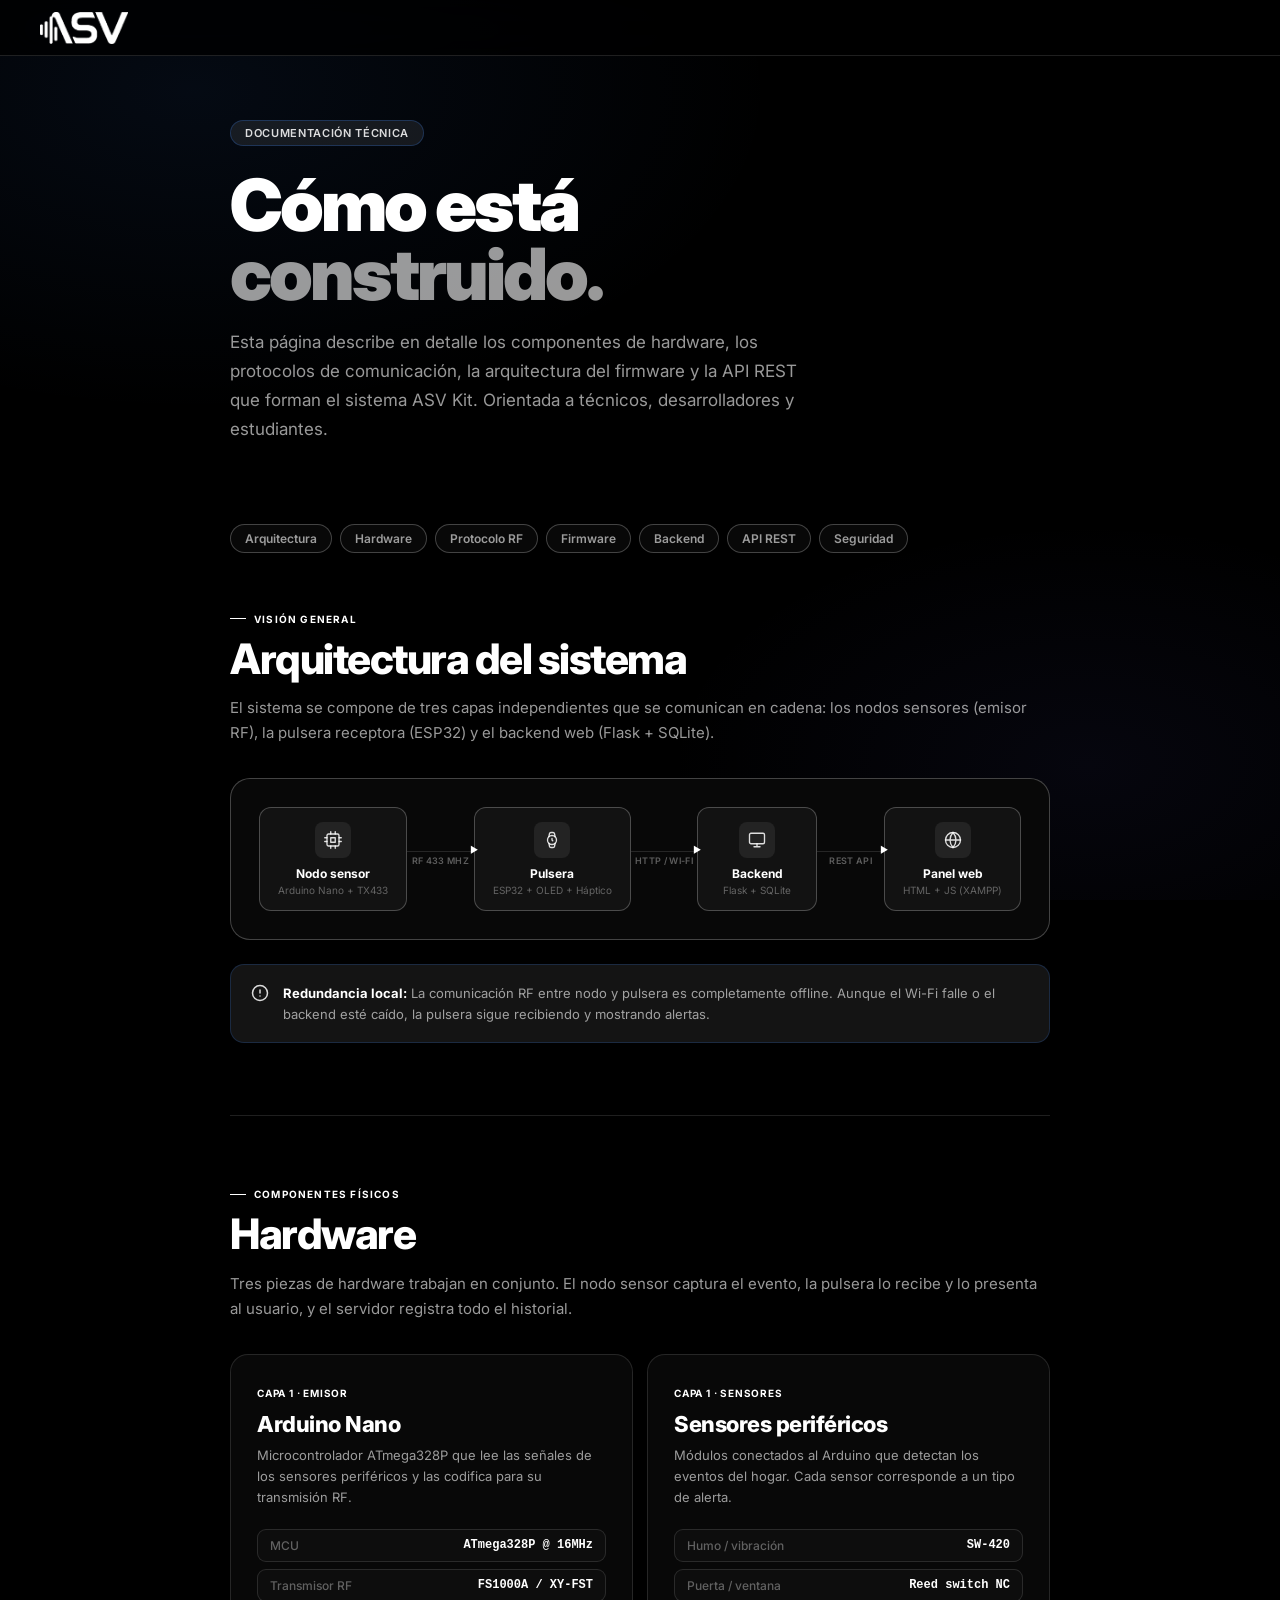
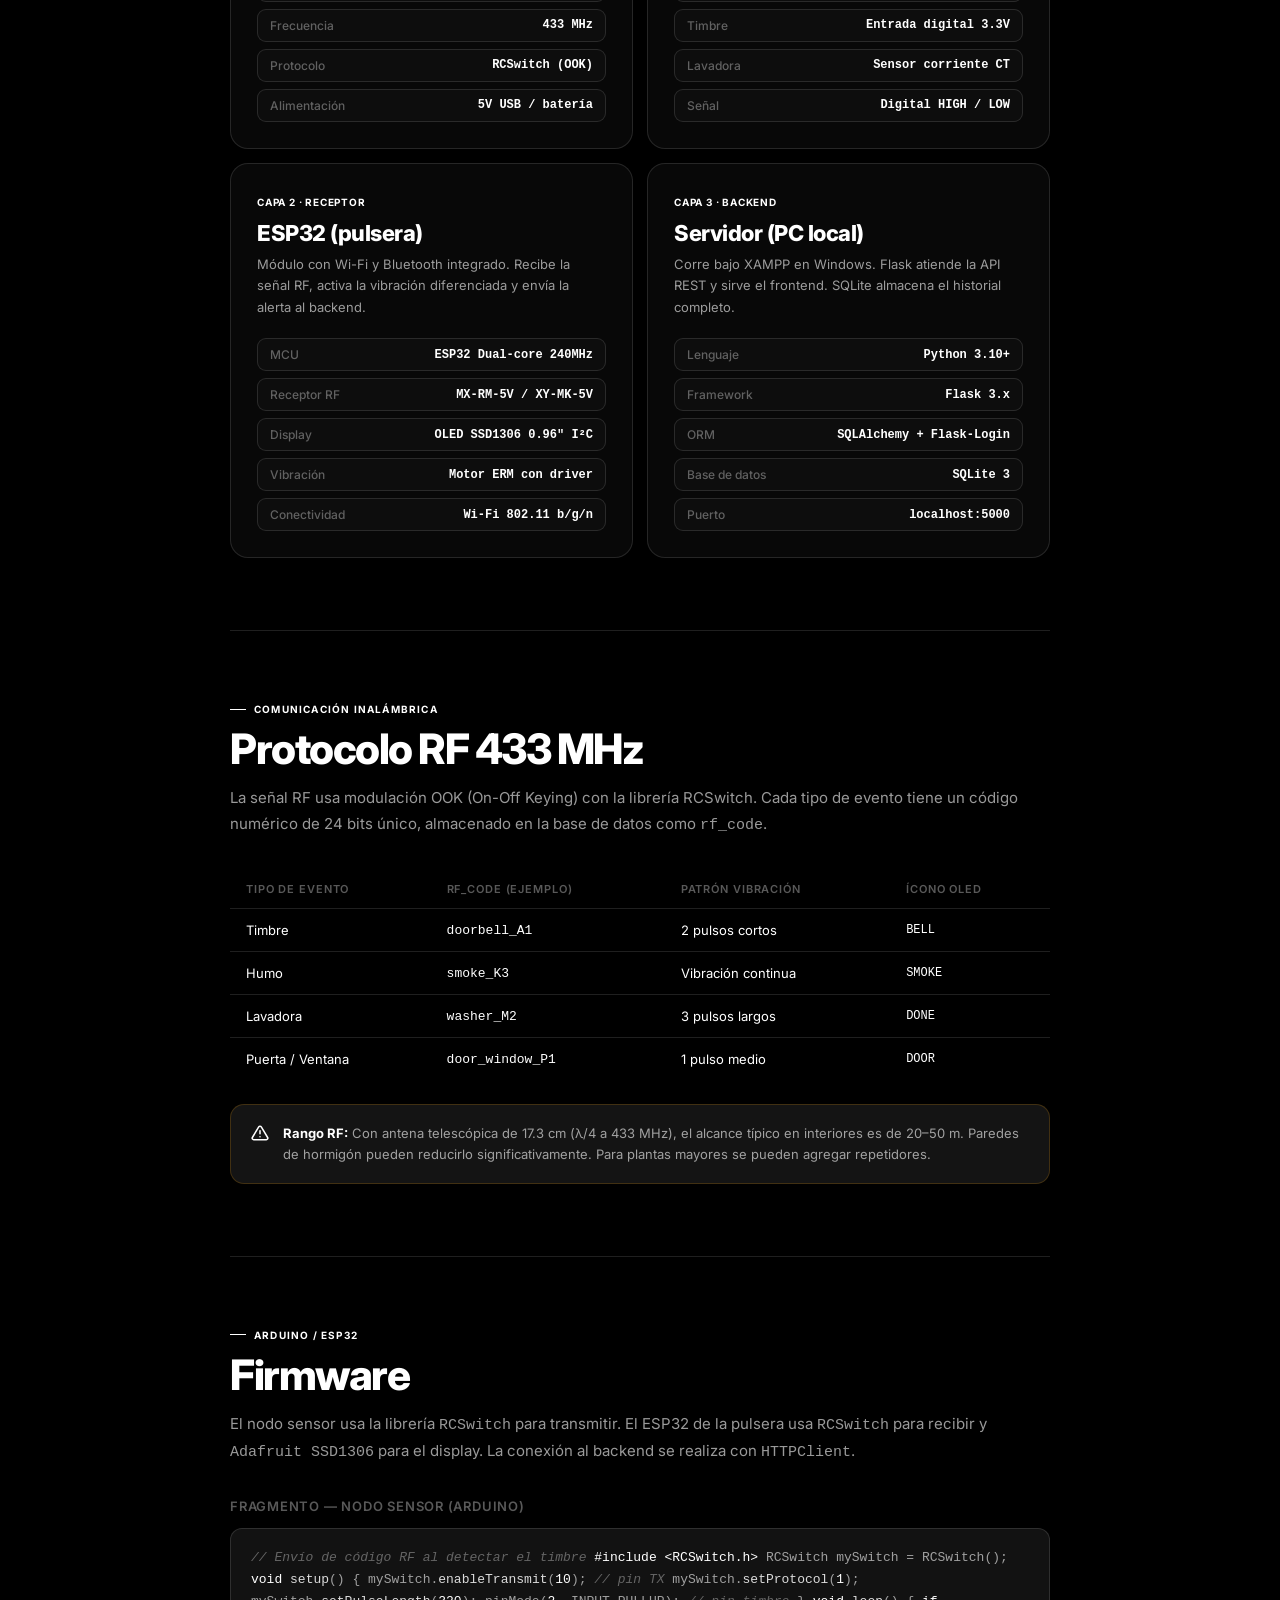
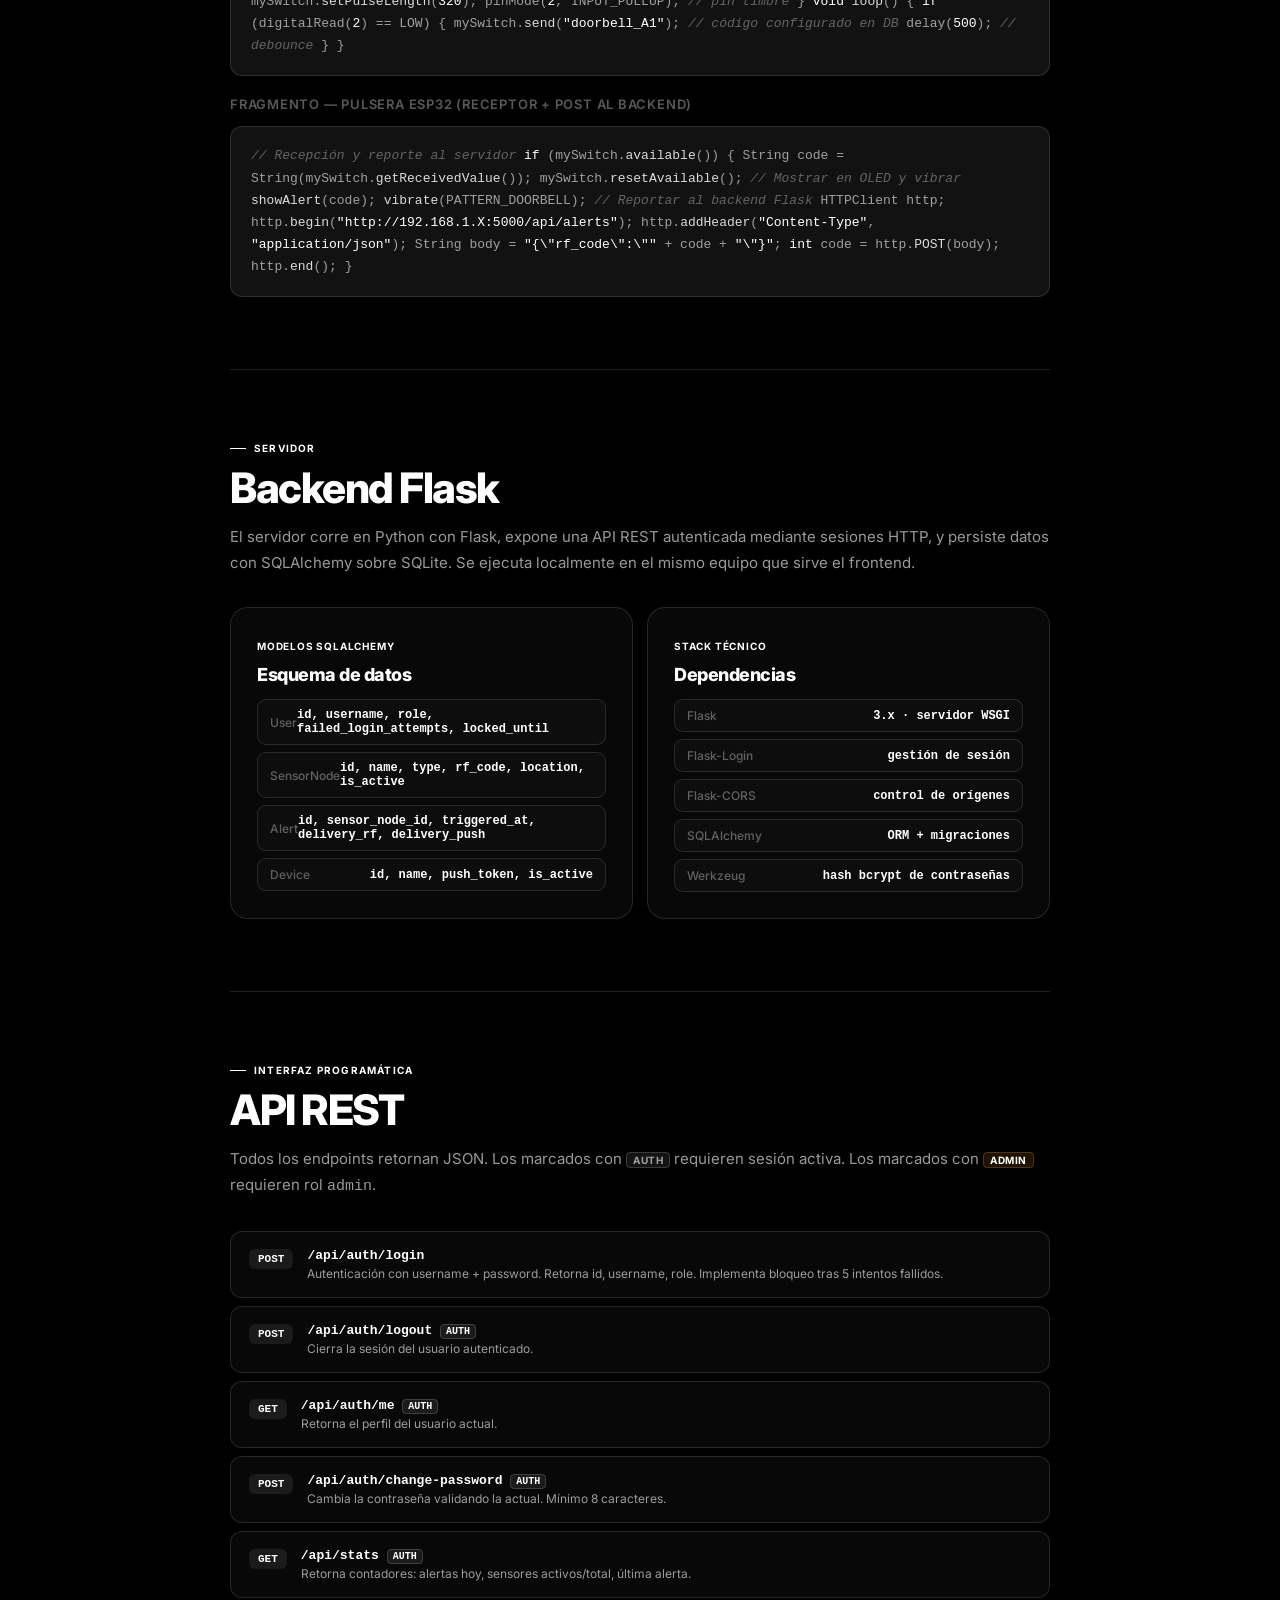
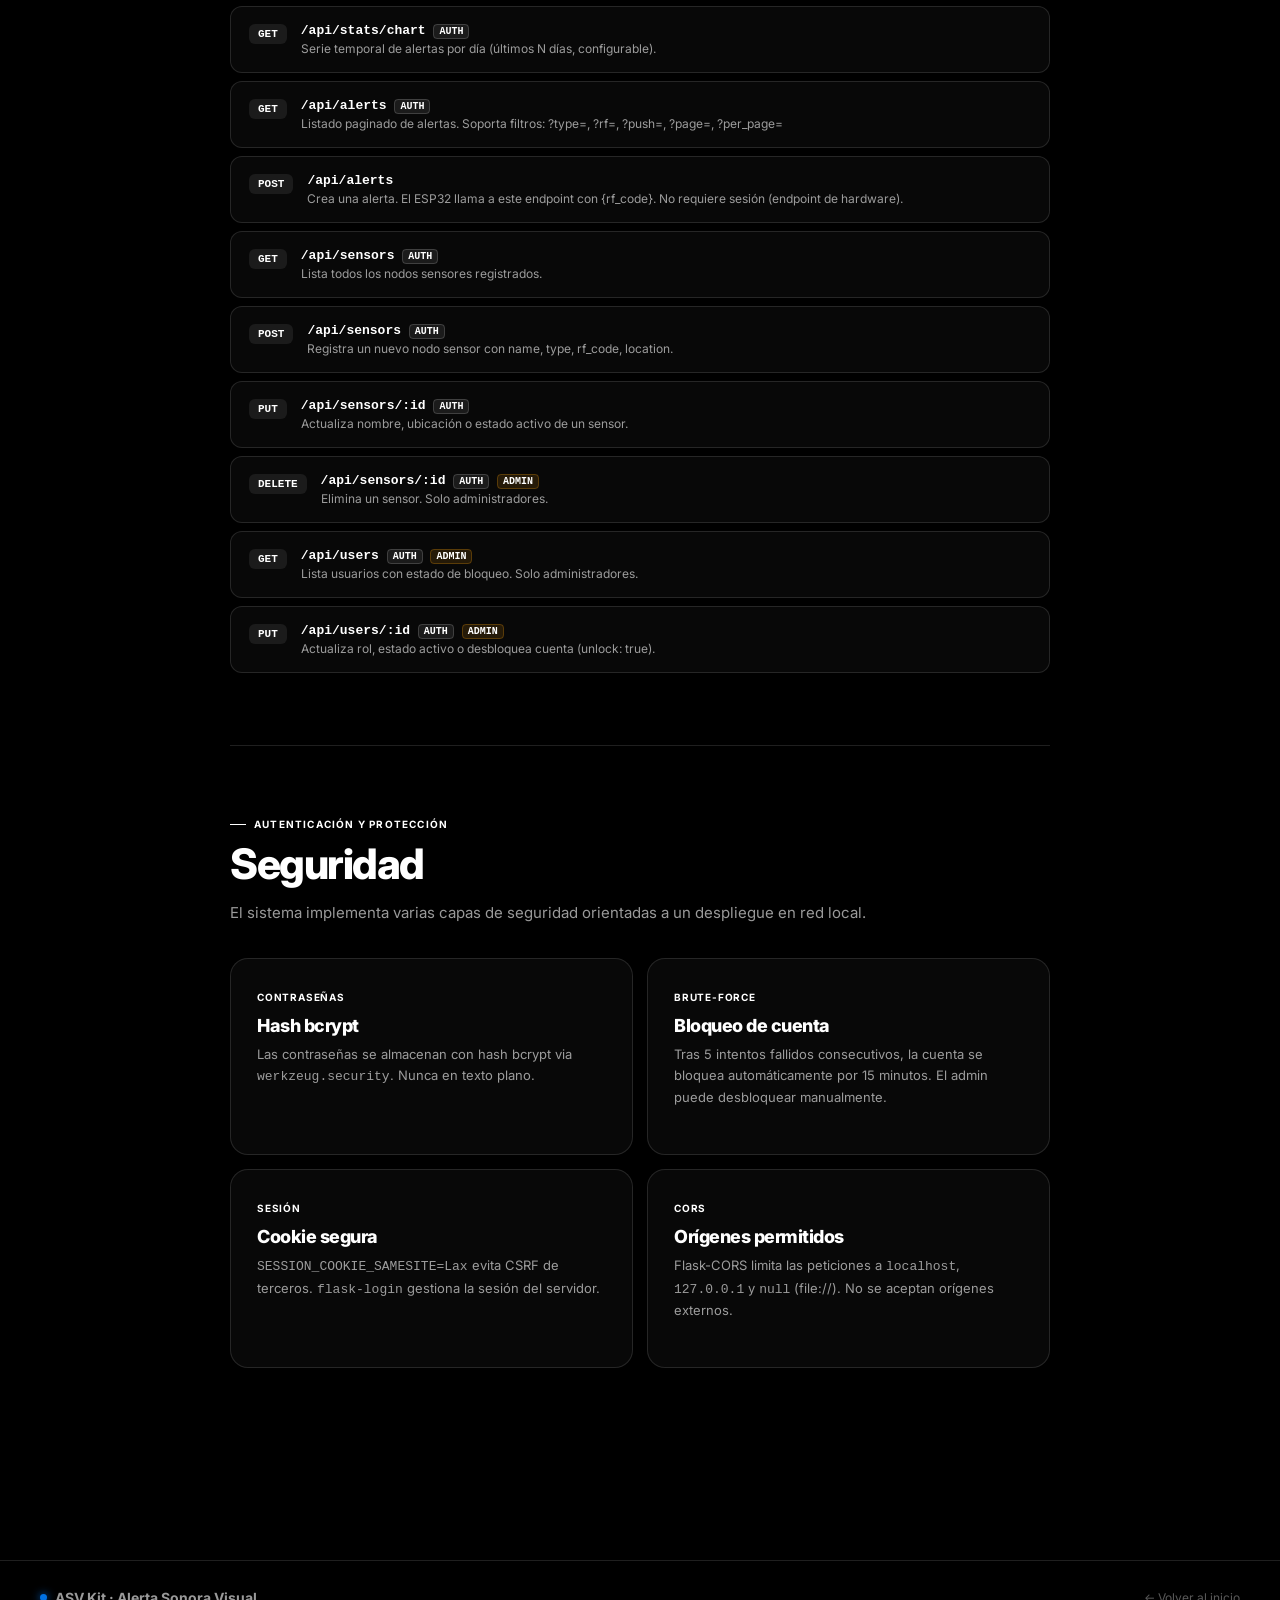
<file: frontend/tecnologia.html>
<!DOCTYPE html>
<html lang="es">

<head>
  <meta charset="UTF-8" />
  <meta name="viewport" content="width=device-width, initial-scale=1.0" />
  <title>ASV Kit · Tecnología y componentes</title>
  <meta name="description" content="Detalles técnicos del sistema ASV Kit: hardware, protocolos RF, firmware y arquitectura del backend." />
  <link rel="preconnect" href="https://fonts.googleapis.com" />
  <link href="https://fonts.googleapis.com/css2?family=Inter:wght@300;400;500;600;700;800;900&display=swap"
    rel="stylesheet" />
  <style>
    /* ── TOKENS ── */
    :root {
      --bg:      #000000;
      --bg2:     #080808;
      --bg3:     #121212;
      --bg4:     #1a1a1a;
      --border:  rgba(255,255,255,0.12);
      --border2: rgba(255,255,255,0.24);
      --border3: rgba(255,255,255,0.32);
      --text:    #ffffff;
      --text2:   rgba(255,255,255,0.6);
      --text3:   rgba(255,255,255,0.35);
      --blue:    #ffffff;
      --blue2:   rgba(255,255,255,0.85);
      --blue-s:  rgba(255,255,255,0.08);
      --blue-g:  #ffffff;
      --green:   #ffffff;
      --green-s: rgba(255,255,255,0.08);
      --red:     #ffffff;
      --red-s:   rgba(255,255,255,0.08);
      --amber:   #ffffff;
      --amber-s: rgba(255,255,255,0.08);
      --teal:    #ffffff;
      --teal-s:  rgba(255,255,255,0.08);
      --purple:  #ffffff;
      --purple-s:rgba(255,255,255,0.08);
    }
    *, *::before, *::after { box-sizing: border-box; margin: 0; padding: 0; }
    html { scroll-behavior: smooth; }
    body {
      background: var(--bg); color: var(--text);
      font-family: 'Inter', -apple-system, sans-serif;
      -webkit-font-smoothing: antialiased; overflow-x: hidden;
    }
    ::selection { background: rgba(59,130,246,0.3); color: #fff; }
    ::-webkit-scrollbar { width: 4px; }
    ::-webkit-scrollbar-track { background: transparent; }
    ::-webkit-scrollbar-thumb { background: rgba(255,255,255,0.08); border-radius: 4px; }

    /* ── MESH BG ── */
    .mesh {
      position: fixed; inset: 0; z-index: 0; pointer-events: none;
      background:
        radial-gradient(ellipse 70% 55% at 15% 10%, rgba(59,130,246,0.08) 0%, transparent 65%),
        radial-gradient(ellipse 55% 45% at 85% 85%, rgba(99,102,241,0.06) 0%, transparent 60%);
    }

    /* ── NAV ── */
    nav {
      position: fixed; top: 0; left: 0; right: 0; z-index: 200;
      height: 56px;
      background: rgba(0,0,0,0.8); backdrop-filter: blur(24px) saturate(160%);
      border-bottom: 1px solid var(--border);
      display: flex; align-items: center; justify-content: space-between;
      padding: 0 40px; transition: background .3s;
    }
    nav.scrolled { background: rgba(0,0,0,0.94); }

    .nav-logo {
      display: flex; align-items: center; gap: 10px; font-size: 15px;
      font-weight: 700; color: var(--text); text-decoration: none; letter-spacing: -.2px;
    }
    .nav-badge { font-size: 10px; font-weight: 600; background: var(--blue-g); color: #fff; padding: 2px 7px; border-radius: 999px; letter-spacing: .03em; }
    .nav-back {
      display: flex; align-items: center; gap: 6px;
      font-size: 13px; color: var(--text2); text-decoration: none;
      padding: 6px 12px; border-radius: 8px; border: 1px solid var(--border);
      transition: color .15s, background .15s, border-color .15s;
    }
    .nav-back svg { width: 14px; height: 14px; }
    .nav-back:hover { color: var(--text); background: rgba(255,255,255,0.05); border-color: var(--border2); }

    @media(max-width:600px) { nav { padding: 0 16px; } }

    /* ── PAGE ── */
    .page { position: relative; z-index: 1; }

    /* ── HERO ── */
    .tech-hero {
      padding: 120px 40px 80px;
      max-width: 900px; margin: 0 auto;
    }
    .tech-eyebrow {
      display: inline-flex; align-items: center; gap: 8px;
      font-size: 11px; font-weight: 600; color: var(--blue2);
      background: var(--blue-s); border: 1px solid rgba(59,130,246,0.25);
      padding: 5px 14px; border-radius: 999px; margin-bottom: 24px;
      letter-spacing: .06em; text-transform: uppercase;
    }
    .tech-title {
      font-size: clamp(40px, 7vw, 72px); font-weight: 900;
      letter-spacing: -3px; line-height: .96; margin-bottom: 20px;
    }
    .tech-title .gr {
      color: rgba(255,255,255,0.6);
    }
    .tech-sub { font-size: 17px; color: var(--text2); line-height: 1.7; max-width: 600px; }

    /* ── TOC ── */
    .toc-strip {
      max-width: 900px; margin: 0 auto; padding: 0 40px 60px;
      display: flex; gap: 8px; flex-wrap: wrap;
    }
    .toc-chip {
      font-size: 12px; font-weight: 600; color: var(--text2);
      background: var(--bg2); border: 1px solid var(--border2);
      padding: 6px 14px; border-radius: 999px; text-decoration: none;
      transition: color .15s, background .15s, border-color .15s;
    }
    .toc-chip:hover { color: var(--text); background: var(--bg3); border-color: var(--border3); }

    /* ── CONTENT ── */
    .tech-content { max-width: 900px; margin: 0 auto; padding: 0 40px 120px; }

    /* Section header */
    .tech-section { margin-bottom: 72px; }
    .tech-section-eyebrow {
      font-size: 10px; font-weight: 700; letter-spacing: .12em; text-transform: uppercase;
      color: var(--blue); margin-bottom: 12px;
      display: flex; align-items: center; gap: 8px;
    }
    .tech-section-eyebrow::before { content: ''; width: 16px; height: 1px; background: var(--blue); }
    .tech-section-title {
      font-size: clamp(28px, 4vw, 42px); font-weight: 800; letter-spacing: -1.5px;
      margin-bottom: 14px; line-height: 1.05;
    }
    .tech-section-desc { font-size: 15px; color: var(--text2); line-height: 1.7; margin-bottom: 32px; }

    /* Divider */
    .tech-divider { height: 1px; background: var(--border); margin: 72px 0; }

    /* Component cards */
    .comp-grid { display: grid; grid-template-columns: repeat(2,1fr); gap: 14px; }
    @media(max-width:640px) { .comp-grid { grid-template-columns: 1fr; } }

    .comp-card {
      background: var(--bg2); border: 1px solid var(--border);
      border-radius: 18px; padding: 26px;
      position: relative; overflow: hidden;
      transition: border-color .25s, transform .2s;
    }
    .comp-card:hover { border-color: var(--border2); transform: translateY(-2px); }
    .comp-tag {
      font-size: 10px; font-weight: 700; letter-spacing: .08em; text-transform: uppercase;
      margin-bottom: 12px; display: inline-block;
    }
    .comp-name { font-size: 22px; font-weight: 800; letter-spacing: -.5px; margin-bottom: 8px; }
    .comp-desc { font-size: 13px; color: var(--text2); line-height: 1.65; margin-bottom: 20px; }

    /* Spec rows */
    .spec-table { display: flex; flex-direction: column; gap: 7px; }
    .spec-row {
      display: flex; align-items: center; justify-content: space-between;
      padding: 8px 12px; border-radius: 9px;
      background: rgba(255,255,255,0.025); border: 1px solid var(--border);
    }
    .spec-key { font-size: 12px; color: var(--text3); font-weight: 500; }
    .spec-val { font-size: 12px; font-weight: 700; font-family: 'Courier New', monospace; }

    /* Flow diagram */
    .flow-diagram {
      background: var(--bg2); border: 1px solid var(--border2);
      border-radius: 20px; padding: 28px; overflow-x: auto;
    }
    .flow-row {
      display: flex; align-items: center; gap: 0; flex-wrap: nowrap;
    }
    .flow-node {
      background: var(--bg3); border: 1px solid var(--border2);
      border-radius: 12px; padding: 14px 18px; text-align: center;
      flex-shrink: 0; min-width: 120px;
    }
    .flow-node-icon {
      width: 36px; height: 36px;
      border-radius: 8px;
      background: rgba(255,255,255,0.07);
      display: flex; align-items: center; justify-content: center;
      margin: 0 auto 8px;
      color: var(--blue2);
    }
    .flow-node-icon svg { width: 18px; height: 18px; }
    .flow-node-label { font-size: 12px; font-weight: 700; margin-bottom: 3px; }
    .flow-node-sub   { font-size: 10px; color: var(--text3); }
    .flow-arrow {
      flex: 1; display: flex; flex-direction: column; align-items: center;
      gap: 3px; min-width: 50px;
    }
    .flow-arrow-line { width: 100%; height: 1px; background: var(--border); position: relative; }
    .flow-arrow-line::after { content: '▶'; position: absolute; right: -4px; top: -7px; font-size: 9px; color: var(--blue); }
    .flow-arrow-label { font-size: 9px; color: var(--text3); font-weight: 600; letter-spacing: .04em; text-transform: uppercase; white-space: nowrap; }

    /* Code block */
    .code-block {
      background: var(--bg3); border: 1px solid var(--border);
      border-radius: 12px; padding: 18px 20px;
      font-family: 'Courier New', monospace; font-size: 13px;
      line-height: 1.7; overflow-x: auto; color: var(--text2);
    }
    .code-block .kw  { color: var(--purple); }
    .code-block .fn  { color: var(--blue2); }
    .code-block .str { color: var(--green); }
    .code-block .cm  { color: var(--text3); font-style: italic; }
    .code-block .num { color: var(--amber); }

    /* Protocol table */
    .proto-table { width: 100%; border-collapse: collapse; margin-top: 20px; }
    .proto-table th {
      text-align: left; font-size: 11px; font-weight: 600; color: var(--text3);
      text-transform: uppercase; letter-spacing: .08em;
      padding: 12px 16px; border-bottom: 1px solid var(--border);
    }
    .proto-table td { padding: 13px 16px; font-size: 13px; border-bottom: 1px solid var(--border); }
    .proto-table tr:last-child td { border-bottom: none; }
    .proto-table tr:hover td { background: rgba(255,255,255,0.02); }

    /* API endpoint cards */
    .endpoint-list { display: flex; flex-direction: column; gap: 8px; }
    .endpoint {
      display: flex; align-items: flex-start; gap: 14px;
      padding: 16px 18px; border-radius: 12px;
      background: var(--bg2); border: 1px solid var(--border);
      transition: border-color .2s;
    }
    .endpoint:hover { border-color: var(--border2); }
    .ep-method {
      font-size: 11px; font-weight: 800; font-family: monospace;
      padding: 4px 9px; border-radius: 6px; flex-shrink: 0; margin-top: 1px;
    }
    .ep-get    { background: var(--blue-s);   color: var(--blue); }
    .ep-post   { background: var(--green-s);  color: var(--green); }
    .ep-put    { background: var(--amber-s);  color: var(--amber); }
    .ep-delete { background: var(--red-s);    color: var(--red); }
    .ep-path   { font-size: 13px; font-weight: 600; font-family: monospace; margin-bottom: 3px; }
    .ep-desc   { font-size: 12px; color: var(--text2); }

    /* Callout */
    .callout {
      display: flex; gap: 14px; padding: 18px 20px;
      border-radius: 14px; margin: 24px 0;
    }
    .callout-info    { background: var(--blue-s); border: 1px solid rgba(59,130,246,.2); }
    .callout-warning { background: var(--amber-s); border: 1px solid rgba(245,158,11,.2); }
    .callout svg     { width: 18px; height: 18px; flex-shrink: 0; margin-top: 1px; }
    .callout-info svg    { color: var(--blue2); }
    .callout-warning svg { color: var(--amber); }
    .callout-text { font-size: 13px; line-height: 1.6; color: var(--text2); }
    .callout-text strong { color: var(--text); }

    /* Animations */
    @keyframes fadeUp { from{opacity:0;transform:translateY(20px)} to{opacity:1;transform:none} }
    @keyframes breathe { 0%, 100% { opacity: 1; transform: scale(1); } 50% { opacity: .4; transform: scale(.8); } }
    .reveal { opacity: 0; transform: translateY(20px); transition: opacity .7s ease, transform .7s ease; }
    .reveal.visible { opacity: 1; transform: none; }

    @media(max-width:768px) {
      .tech-hero, .toc-strip, .tech-content { padding-left: 20px; padding-right: 20px; }
      .tech-hero { padding-top: 90px; }
    }

    /* ── PAGE SWEEP TRANSITION ── */
    #page-sweep {
      position: fixed;
      inset: 0;
      z-index: 9999;
      background: #000;
      pointer-events: none;
      transform: translateX(0%);
    }
    #page-sweep.sweep-in      { animation: sweepIn      0.55s cubic-bezier(0.65, 0, 0.35, 1) forwards; }
    #page-sweep.sweep-out     { animation: sweepOut     0.55s cubic-bezier(0.65, 0, 0.35, 1) forwards; }
    #page-sweep.sweep-in-back { animation: sweepInBack  0.55s cubic-bezier(0.65, 0, 0.35, 1) forwards; }
    #page-sweep.sweep-out-back{ animation: sweepOutBack 0.55s cubic-bezier(0.65, 0, 0.35, 1) forwards; }
    @keyframes sweepIn      { from { transform: translateX(-100%); } to { transform: translateX(0%);    } }
    @keyframes sweepOut     { from { transform: translateX(0%);    } to { transform: translateX(100%);  } }
    @keyframes sweepInBack  { from { transform: translateX(100%);  } to { transform: translateX(0%);    } }
    @keyframes sweepOutBack { from { transform: translateX(0%);    } to { transform: translateX(-100%); } }
  </style>
</head>

<body>

  <div id="page-sweep" aria-hidden="true"></div>
  <div class="mesh"></div>

  <!-- NAV -->
  <nav id="nav">
    <a class="nav-logo" href="index.html" id="nav-logo-back" title="Volver al inicio">
      <img src="asv-logo.png" alt="ASV Kit" style="height:32px;width:auto;display:block;filter:brightness(0) invert(1);" />
    </a>
  </nav>

  <div class="page">

    <!-- HERO -->
    <div class="tech-hero">
      <div class="tech-eyebrow">Documentación técnica</div>
      <h1 class="tech-title">Cómo está<br><span class="gr">construido.</span></h1>
      <p class="tech-sub">
        Esta página describe en detalle los componentes de hardware, los protocolos de comunicación,
        la arquitectura del firmware y la API REST que forman el sistema ASV Kit.
        Orientada a técnicos, desarrolladores y estudiantes.
      </p>
    </div>

    <!-- TOC -->
    <div class="toc-strip">
      <a class="toc-chip" href="#arquitectura">Arquitectura</a>
      <a class="toc-chip" href="#hardware">Hardware</a>
      <a class="toc-chip" href="#protocolo-rf">Protocolo RF</a>
      <a class="toc-chip" href="#firmware">Firmware</a>
      <a class="toc-chip" href="#backend">Backend</a>
      <a class="toc-chip" href="#api">API REST</a>
      <a class="toc-chip" href="#seguridad">Seguridad</a>
    </div>

    <!-- CONTENT -->
    <div class="tech-content">

      <!-- ARQUITECTURA -->
      <div class="tech-section reveal" id="arquitectura">
        <div class="tech-section-eyebrow">Visión general</div>
        <h2 class="tech-section-title">Arquitectura del sistema</h2>
        <p class="tech-section-desc">
          El sistema se compone de tres capas independientes que se comunican en cadena:
          los nodos sensores (emisor RF), la pulsera receptora (ESP32) y el backend web (Flask + SQLite).
        </p>

        <div class="flow-diagram">
          <div class="flow-row">
            <div class="flow-node">
              <div class="flow-node-icon">
                <svg viewBox="0 0 24 24" fill="none" stroke="currentColor" stroke-width="1.8" stroke-linecap="round" stroke-linejoin="round"><rect x="4" y="4" width="16" height="16" rx="2" ry="2"/><rect x="9" y="9" width="6" height="6"/><line x1="9" y1="1" x2="9" y2="4"/><line x1="15" y1="1" x2="15" y2="4"/><line x1="9" y1="20" x2="9" y2="23"/><line x1="15" y1="20" x2="15" y2="23"/><line x1="20" y1="9" x2="23" y2="9"/><line x1="20" y1="14" x2="23" y2="14"/><line x1="1" y1="9" x2="4" y2="9"/><line x1="1" y1="14" x2="4" y2="14"/></svg>
              </div>
              <div class="flow-node-label">Nodo sensor</div>
              <div class="flow-node-sub">Arduino Nano + TX433</div>
            </div>
            <div class="flow-arrow">
              <div class="flow-arrow-line"></div>
              <div class="flow-arrow-label">RF 433 MHz</div>
            </div>
            <div class="flow-node">
              <div class="flow-node-icon">
                <svg viewBox="0 0 24 24" fill="none" stroke="currentColor" stroke-width="1.8" stroke-linecap="round" stroke-linejoin="round"><circle cx="12" cy="12" r="6"/><polyline points="12 10 12 12 13 13"/><path d="m16.13 7.66-.81-4.05a2 2 0 0 0-2-1.61h-2.68a2 2 0 0 0-2 1.61l-.78 4.05"/><path d="m7.88 16.36.8 4a2 2 0 0 0 2 1.61h2.72a2 2 0 0 0 2-1.61l.81-4.05"/></svg>
              </div>
              <div class="flow-node-label">Pulsera</div>
              <div class="flow-node-sub">ESP32 + OLED + Háptico</div>
            </div>
            <div class="flow-arrow">
              <div class="flow-arrow-line"></div>
              <div class="flow-arrow-label">HTTP / Wi-Fi</div>
            </div>
            <div class="flow-node">
              <div class="flow-node-icon">
                <svg viewBox="0 0 24 24" fill="none" stroke="currentColor" stroke-width="1.8" stroke-linecap="round" stroke-linejoin="round"><rect x="2" y="3" width="20" height="14" rx="2"/><path d="M8 21h8M12 17v4"/></svg>
              </div>
              <div class="flow-node-label">Backend</div>
              <div class="flow-node-sub">Flask + SQLite</div>
            </div>
            <div class="flow-arrow">
              <div class="flow-arrow-line"></div>
              <div class="flow-arrow-label">REST API</div>
            </div>
            <div class="flow-node">
              <div class="flow-node-icon">
                <svg viewBox="0 0 24 24" fill="none" stroke="currentColor" stroke-width="1.8" stroke-linecap="round" stroke-linejoin="round"><circle cx="12" cy="12" r="10"/><path d="M2 12h20M12 2a15.3 15.3 0 0 1 4 10 15.3 15.3 0 0 1-4 10 15.3 15.3 0 0 1-4-10 15.3 15.3 0 0 1 4-10z"/></svg>
              </div>
              <div class="flow-node-label">Panel web</div>
              <div class="flow-node-sub">HTML + JS (XAMPP)</div>
            </div>
          </div>
        </div>

        <div class="callout callout-info" style="margin-top:24px">
          <svg viewBox="0 0 24 24" fill="none" stroke="currentColor" stroke-width="2" stroke-linecap="round" stroke-linejoin="round"><circle cx="12" cy="12" r="10"/><line x1="12" y1="8" x2="12" y2="12"/><line x1="12" y1="16" x2="12.01" y2="16"/></svg>
          <div class="callout-text">
            <strong>Redundancia local:</strong> La comunicación RF entre nodo y pulsera es completamente offline.
            Aunque el Wi-Fi falle o el backend esté caído, la pulsera sigue recibiendo y mostrando alertas.
          </div>
        </div>
      </div>

      <div class="tech-divider"></div>

      <!-- HARDWARE -->
      <div class="tech-section reveal" id="hardware">
        <div class="tech-section-eyebrow">Componentes físicos</div>
        <h2 class="tech-section-title">Hardware</h2>
        <p class="tech-section-desc">
          Tres piezas de hardware trabajan en conjunto. El nodo sensor captura el evento,
          la pulsera lo recibe y lo presenta al usuario, y el servidor registra todo el historial.
        </p>

        <div class="comp-grid">
          <!-- Arduino Nano -->
          <div class="comp-card">
            <div class="comp-tag" style="color:var(--blue)">Capa 1 · Emisor</div>
            <div class="comp-name">Arduino Nano</div>
            <div class="comp-desc">Microcontrolador ATmega328P que lee las señales de los sensores periféricos y las codifica para su transmisión RF.</div>
            <div class="spec-table">
              <div class="spec-row"><span class="spec-key">MCU</span><span class="spec-val" style="color:var(--blue)">ATmega328P @ 16MHz</span></div>
              <div class="spec-row"><span class="spec-key">Transmisor RF</span><span class="spec-val" style="color:var(--blue)">FS1000A / XY-FST</span></div>
              <div class="spec-row"><span class="spec-key">Frecuencia</span><span class="spec-val" style="color:var(--blue)">433 MHz</span></div>
              <div class="spec-row"><span class="spec-key">Protocolo</span><span class="spec-val" style="color:var(--blue)">RCSwitch (OOK)</span></div>
              <div class="spec-row"><span class="spec-key">Alimentación</span><span class="spec-val" style="color:var(--blue)">5V USB / batería</span></div>
            </div>
          </div>

          <!-- Sensores -->
          <div class="comp-card">
            <div class="comp-tag" style="color:var(--amber)">Capa 1 · Sensores</div>
            <div class="comp-name">Sensores periféricos</div>
            <div class="comp-desc">Módulos conectados al Arduino que detectan los eventos del hogar. Cada sensor corresponde a un tipo de alerta.</div>
            <div class="spec-table">
              <div class="spec-row"><span class="spec-key">Humo / vibración</span><span class="spec-val" style="color:var(--amber)">SW-420</span></div>
              <div class="spec-row"><span class="spec-key">Puerta / ventana</span><span class="spec-val" style="color:var(--amber)">Reed switch NC</span></div>
              <div class="spec-row"><span class="spec-key">Timbre</span><span class="spec-val" style="color:var(--amber)">Entrada digital 3.3V</span></div>
              <div class="spec-row"><span class="spec-key">Lavadora</span><span class="spec-val" style="color:var(--amber)">Sensor corriente CT</span></div>
              <div class="spec-row"><span class="spec-key">Señal</span><span class="spec-val" style="color:var(--amber)">Digital HIGH / LOW</span></div>
            </div>
          </div>

          <!-- ESP32 -->
          <div class="comp-card">
            <div class="comp-tag" style="color:var(--green)">Capa 2 · Receptor</div>
            <div class="comp-name">ESP32 (pulsera)</div>
            <div class="comp-desc">Módulo con Wi-Fi y Bluetooth integrado. Recibe la señal RF, activa la vibración diferenciada y envía la alerta al backend.</div>
            <div class="spec-table">
              <div class="spec-row"><span class="spec-key">MCU</span><span class="spec-val" style="color:var(--green)">ESP32 Dual-core 240MHz</span></div>
              <div class="spec-row"><span class="spec-key">Receptor RF</span><span class="spec-val" style="color:var(--green)">MX-RM-5V / XY-MK-5V</span></div>
              <div class="spec-row"><span class="spec-key">Display</span><span class="spec-val" style="color:var(--green)">OLED SSD1306 0.96" I²C</span></div>
              <div class="spec-row"><span class="spec-key">Vibración</span><span class="spec-val" style="color:var(--green)">Motor ERM con driver</span></div>
              <div class="spec-row"><span class="spec-key">Conectividad</span><span class="spec-val" style="color:var(--green)">Wi-Fi 802.11 b/g/n</span></div>
            </div>
          </div>

          <!-- Servidor -->
          <div class="comp-card">
            <div class="comp-tag" style="color:var(--purple)">Capa 3 · Backend</div>
            <div class="comp-name">Servidor (PC local)</div>
            <div class="comp-desc">Corre bajo XAMPP en Windows. Flask atiende la API REST y sirve el frontend. SQLite almacena el historial completo.</div>
            <div class="spec-table">
              <div class="spec-row"><span class="spec-key">Lenguaje</span><span class="spec-val" style="color:var(--purple)">Python 3.10+</span></div>
              <div class="spec-row"><span class="spec-key">Framework</span><span class="spec-val" style="color:var(--purple)">Flask 3.x</span></div>
              <div class="spec-row"><span class="spec-key">ORM</span><span class="spec-val" style="color:var(--purple)">SQLAlchemy + Flask-Login</span></div>
              <div class="spec-row"><span class="spec-key">Base de datos</span><span class="spec-val" style="color:var(--purple)">SQLite 3</span></div>
              <div class="spec-row"><span class="spec-key">Puerto</span><span class="spec-val" style="color:var(--purple)">localhost:5000</span></div>
            </div>
          </div>
        </div>
      </div>

      <div class="tech-divider"></div>

      <!-- PROTOCOLO RF -->
      <div class="tech-section reveal" id="protocolo-rf">
        <div class="tech-section-eyebrow">Comunicación inalámbrica</div>
        <h2 class="tech-section-title">Protocolo RF 433 MHz</h2>
        <p class="tech-section-desc">
          La señal RF usa modulación OOK (On-Off Keying) con la librería RCSwitch.
          Cada tipo de evento tiene un código numérico de 24 bits único, almacenado en la base de datos como <code>rf_code</code>.
        </p>

        <table class="proto-table">
          <thead>
            <tr>
              <th>Tipo de evento</th>
              <th>rf_code (ejemplo)</th>
              <th>Patrón vibración</th>
              <th>Ícono OLED</th>
            </tr>
          </thead>
          <tbody>
            <tr>
              <td>Timbre</td>
              <td style="font-family:monospace;color:var(--blue)">doorbell_A1</td>
              <td>2 pulsos cortos</td>
              <td style="font-family:monospace;font-size:12px">BELL</td>
            </tr>
            <tr>
              <td>Humo</td>
              <td style="font-family:monospace;color:var(--red)">smoke_K3</td>
              <td>Vibración continua</td>
              <td style="font-family:monospace;font-size:12px">SMOKE</td>
            </tr>
            <tr>
              <td>Lavadora</td>
              <td style="font-family:monospace;color:var(--teal)">washer_M2</td>
              <td>3 pulsos largos</td>
              <td style="font-family:monospace;font-size:12px">DONE</td>
            </tr>
            <tr>
              <td>Puerta / Ventana</td>
              <td style="font-family:monospace;color:var(--amber)">door_window_P1</td>
              <td>1 pulso medio</td>
              <td style="font-family:monospace;font-size:12px">DOOR</td>
            </tr>
          </tbody>
        </table>

        <div class="callout callout-warning" style="margin-top:24px">
          <svg viewBox="0 0 24 24" fill="none" stroke="currentColor" stroke-width="2" stroke-linecap="round" stroke-linejoin="round"><path d="M10.29 3.86L1.82 18a2 2 0 0 0 1.71 3h16.94a2 2 0 0 0 1.71-3L13.71 3.86a2 2 0 0 0-3.42 0z"/><line x1="12" y1="9" x2="12" y2="13"/><line x1="12" y1="17" x2="12.01" y2="17"/></svg>
          <div class="callout-text">
            <strong>Rango RF:</strong> Con antena telescópica de 17.3 cm (λ/4 a 433 MHz),
            el alcance típico en interiores es de 20–50 m. Paredes de hormigón pueden reducirlo significativamente.
            Para plantas mayores se pueden agregar repetidores.
          </div>
        </div>
      </div>

      <div class="tech-divider"></div>

      <!-- FIRMWARE -->
      <div class="tech-section reveal" id="firmware">
        <div class="tech-section-eyebrow">Arduino / ESP32</div>
        <h2 class="tech-section-title">Firmware</h2>
        <p class="tech-section-desc">
          El nodo sensor usa la librería <code>RCSwitch</code> para transmitir. El ESP32 de la pulsera usa <code>RCSwitch</code>
          para recibir y <code>Adafruit SSD1306</code> para el display. La conexión al backend se realiza con <code>HTTPClient</code>.
        </p>

        <div style="margin-bottom:14px;font-size:13px;font-weight:600;color:var(--text3);text-transform:uppercase;letter-spacing:.06em">
          Fragmento — Nodo sensor (Arduino)
        </div>
        <div class="code-block">
<span class="cm">// Envío de código RF al detectar el timbre</span>
<span class="kw">#include</span> <span class="str">&lt;RCSwitch.h&gt;</span>

RCSwitch mySwitch = RCSwitch();

<span class="kw">void</span> <span class="fn">setup</span>() {
  mySwitch.<span class="fn">enableTransmit</span>(<span class="num">10</span>);  <span class="cm">// pin TX</span>
  mySwitch.<span class="fn">setProtocol</span>(<span class="num">1</span>);
  mySwitch.<span class="fn">setPulseLength</span>(<span class="num">320</span>);
  pinMode(<span class="num">2</span>, INPUT_PULLUP);      <span class="cm">// pin timbre</span>
}

<span class="kw">void</span> <span class="fn">loop</span>() {
  <span class="kw">if</span> (digitalRead(<span class="num">2</span>) == LOW) {
    mySwitch.<span class="fn">send</span>(<span class="str">"doorbell_A1"</span>);  <span class="cm">// código configurado en DB</span>
    delay(<span class="num">500</span>);                    <span class="cm">// debounce</span>
  }
}
        </div>

        <div style="margin-top:20px;margin-bottom:14px;font-size:13px;font-weight:600;color:var(--text3);text-transform:uppercase;letter-spacing:.06em">
          Fragmento — Pulsera ESP32 (receptor + POST al backend)
        </div>
        <div class="code-block">
<span class="cm">// Recepción y reporte al servidor</span>
<span class="kw">if</span> (mySwitch.<span class="fn">available</span>()) {
  String code = String(mySwitch.<span class="fn">getReceivedValue</span>());
  mySwitch.<span class="fn">resetAvailable</span>();

  <span class="cm">// Mostrar en OLED y vibrar</span>
  <span class="fn">showAlert</span>(code);
  <span class="fn">vibrate</span>(PATTERN_DOORBELL);

  <span class="cm">// Reportar al backend Flask</span>
  HTTPClient http;
  http.<span class="fn">begin</span>(<span class="str">"http://192.168.1.X:5000/api/alerts"</span>);
  http.<span class="fn">addHeader</span>(<span class="str">"Content-Type"</span>, <span class="str">"application/json"</span>);
  String body = <span class="str">"{\"rf_code\":\""</span> + code + <span class="str">"\"}"</span>;
  <span class="kw">int</span> code = http.<span class="fn">POST</span>(body);
  http.<span class="fn">end</span>();
}
        </div>
      </div>

      <div class="tech-divider"></div>

      <!-- BACKEND -->
      <div class="tech-section reveal" id="backend">
        <div class="tech-section-eyebrow">Servidor</div>
        <h2 class="tech-section-title">Backend Flask</h2>
        <p class="tech-section-desc">
          El servidor corre en Python con Flask, expone una API REST autenticada mediante sesiones HTTP,
          y persiste datos con SQLAlchemy sobre SQLite. Se ejecuta localmente en el mismo equipo que sirve el frontend.
        </p>

        <div class="comp-grid">
          <div class="comp-card">
            <div class="comp-tag" style="color:var(--purple)">Modelos SQLAlchemy</div>
            <div class="comp-name" style="font-size:18px">Esquema de datos</div>
            <div class="spec-table" style="margin-top:14px">
              <div class="spec-row"><span class="spec-key">User</span><span class="spec-val" style="color:var(--purple)">id, username, role, failed_login_attempts, locked_until</span></div>
              <div class="spec-row"><span class="spec-key">SensorNode</span><span class="spec-val" style="color:var(--purple)">id, name, type, rf_code, location, is_active</span></div>
              <div class="spec-row"><span class="spec-key">Alert</span><span class="spec-val" style="color:var(--purple)">id, sensor_node_id, triggered_at, delivery_rf, delivery_push</span></div>
              <div class="spec-row"><span class="spec-key">Device</span><span class="spec-val" style="color:var(--purple)">id, name, push_token, is_active</span></div>
            </div>
          </div>
          <div class="comp-card">
            <div class="comp-tag" style="color:var(--teal)">Stack técnico</div>
            <div class="comp-name" style="font-size:18px">Dependencias</div>
            <div class="spec-table" style="margin-top:14px">
              <div class="spec-row"><span class="spec-key">Flask</span><span class="spec-val" style="color:var(--teal)">3.x · servidor WSGI</span></div>
              <div class="spec-row"><span class="spec-key">Flask-Login</span><span class="spec-val" style="color:var(--teal)">gestión de sesión</span></div>
              <div class="spec-row"><span class="spec-key">Flask-CORS</span><span class="spec-val" style="color:var(--teal)">control de orígenes</span></div>
              <div class="spec-row"><span class="spec-key">SQLAlchemy</span><span class="spec-val" style="color:var(--teal)">ORM + migraciones</span></div>
              <div class="spec-row"><span class="spec-key">Werkzeug</span><span class="spec-val" style="color:var(--teal)">hash bcrypt de contraseñas</span></div>
            </div>
          </div>
        </div>
      </div>

      <div class="tech-divider"></div>

      <!-- API -->
      <div class="tech-section reveal" id="api">
        <div class="tech-section-eyebrow">Interfaz programática</div>
        <h2 class="tech-section-title">API REST</h2>
        <p class="tech-section-desc">
          Todos los endpoints retornan JSON. Los marcados con <span style="font-size:10px;font-weight:700;background:rgba(255,255,255,0.08);border:1px solid rgba(255,255,255,0.16);padding:1px 6px;border-radius:4px;letter-spacing:.05em">AUTH</span> requieren sesión activa. Los marcados con <span style="font-size:10px;font-weight:700;background:rgba(245,158,11,0.12);border:1px solid rgba(245,158,11,0.25);color:var(--amber);padding:1px 6px;border-radius:4px;letter-spacing:.05em">ADMIN</span> requieren rol <code>admin</code>.
        </p>

        <div class="endpoint-list">
          <div class="endpoint"><span class="ep-method ep-post">POST</span><div><div class="ep-path">/api/auth/login</div><div class="ep-desc">Autenticación con username + password. Retorna id, username, role. Implementa bloqueo tras 5 intentos fallidos.</div></div></div>
          <div class="endpoint"><span class="ep-method ep-post">POST</span><div><div class="ep-path">/api/auth/logout <span style="font-size:10px;font-weight:700;background:rgba(255,255,255,0.08);border:1px solid rgba(255,255,255,0.16);padding:1px 5px;border-radius:4px">AUTH</span></div><div class="ep-desc">Cierra la sesión del usuario autenticado.</div></div></div>
          <div class="endpoint"><span class="ep-method ep-get">GET</span><div><div class="ep-path">/api/auth/me <span style="font-size:10px;font-weight:700;background:rgba(255,255,255,0.08);border:1px solid rgba(255,255,255,0.16);padding:1px 5px;border-radius:4px">AUTH</span></div><div class="ep-desc">Retorna el perfil del usuario actual.</div></div></div>
          <div class="endpoint"><span class="ep-method ep-post">POST</span><div><div class="ep-path">/api/auth/change-password <span style="font-size:10px;font-weight:700;background:rgba(255,255,255,0.08);border:1px solid rgba(255,255,255,0.16);padding:1px 5px;border-radius:4px">AUTH</span></div><div class="ep-desc">Cambia la contraseña validando la actual. Mínimo 8 caracteres.</div></div></div>
          <div class="endpoint"><span class="ep-method ep-get">GET</span><div><div class="ep-path">/api/stats <span style="font-size:10px;font-weight:700;background:rgba(255,255,255,0.08);border:1px solid rgba(255,255,255,0.16);padding:1px 5px;border-radius:4px">AUTH</span></div><div class="ep-desc">Retorna contadores: alertas hoy, sensores activos/total, última alerta.</div></div></div>
          <div class="endpoint"><span class="ep-method ep-get">GET</span><div><div class="ep-path">/api/stats/chart <span style="font-size:10px;font-weight:700;background:rgba(255,255,255,0.08);border:1px solid rgba(255,255,255,0.16);padding:1px 5px;border-radius:4px">AUTH</span></div><div class="ep-desc">Serie temporal de alertas por día (últimos N días, configurable).</div></div></div>
          <div class="endpoint"><span class="ep-method ep-get">GET</span><div><div class="ep-path">/api/alerts <span style="font-size:10px;font-weight:700;background:rgba(255,255,255,0.08);border:1px solid rgba(255,255,255,0.16);padding:1px 5px;border-radius:4px">AUTH</span></div><div class="ep-desc">Listado paginado de alertas. Soporta filtros: ?type=, ?rf=, ?push=, ?page=, ?per_page=</div></div></div>
          <div class="endpoint"><span class="ep-method ep-post">POST</span><div><div class="ep-path">/api/alerts</div><div class="ep-desc">Crea una alerta. El ESP32 llama a este endpoint con {rf_code}. No requiere sesión (endpoint de hardware).</div></div></div>
          <div class="endpoint"><span class="ep-method ep-get">GET</span><div><div class="ep-path">/api/sensors <span style="font-size:10px;font-weight:700;background:rgba(255,255,255,0.08);border:1px solid rgba(255,255,255,0.16);padding:1px 5px;border-radius:4px">AUTH</span></div><div class="ep-desc">Lista todos los nodos sensores registrados.</div></div></div>
          <div class="endpoint"><span class="ep-method ep-post">POST</span><div><div class="ep-path">/api/sensors <span style="font-size:10px;font-weight:700;background:rgba(255,255,255,0.08);border:1px solid rgba(255,255,255,0.16);padding:1px 5px;border-radius:4px">AUTH</span></div><div class="ep-desc">Registra un nuevo nodo sensor con name, type, rf_code, location.</div></div></div>
          <div class="endpoint"><span class="ep-method ep-put">PUT</span><div><div class="ep-path">/api/sensors/:id <span style="font-size:10px;font-weight:700;background:rgba(255,255,255,0.08);border:1px solid rgba(255,255,255,0.16);padding:1px 5px;border-radius:4px">AUTH</span></div><div class="ep-desc">Actualiza nombre, ubicación o estado activo de un sensor.</div></div></div>
          <div class="endpoint"><span class="ep-method ep-delete">DELETE</span><div><div class="ep-path">/api/sensors/:id <span style="font-size:10px;font-weight:700;background:rgba(255,255,255,0.08);border:1px solid rgba(255,255,255,0.16);padding:1px 5px;border-radius:4px">AUTH</span> <span style="font-size:10px;font-weight:700;background:rgba(245,158,11,0.12);border:1px solid rgba(245,158,11,0.25);color:var(--amber);padding:1px 5px;border-radius:4px">ADMIN</span></div><div class="ep-desc">Elimina un sensor. Solo administradores.</div></div></div>
          <div class="endpoint"><span class="ep-method ep-get">GET</span><div><div class="ep-path">/api/users <span style="font-size:10px;font-weight:700;background:rgba(255,255,255,0.08);border:1px solid rgba(255,255,255,0.16);padding:1px 5px;border-radius:4px">AUTH</span> <span style="font-size:10px;font-weight:700;background:rgba(245,158,11,0.12);border:1px solid rgba(245,158,11,0.25);color:var(--amber);padding:1px 5px;border-radius:4px">ADMIN</span></div><div class="ep-desc">Lista usuarios con estado de bloqueo. Solo administradores.</div></div></div>
          <div class="endpoint"><span class="ep-method ep-put">PUT</span><div><div class="ep-path">/api/users/:id <span style="font-size:10px;font-weight:700;background:rgba(255,255,255,0.08);border:1px solid rgba(255,255,255,0.16);padding:1px 5px;border-radius:4px">AUTH</span> <span style="font-size:10px;font-weight:700;background:rgba(245,158,11,0.12);border:1px solid rgba(245,158,11,0.25);color:var(--amber);padding:1px 5px;border-radius:4px">ADMIN</span></div><div class="ep-desc">Actualiza rol, estado activo o desbloquea cuenta (unlock: true).</div></div></div>
        </div>
      </div>

      <div class="tech-divider"></div>

      <!-- SEGURIDAD -->
      <div class="tech-section reveal" id="seguridad">
        <div class="tech-section-eyebrow">Autenticación y protección</div>
        <h2 class="tech-section-title">Seguridad</h2>
        <p class="tech-section-desc">
          El sistema implementa varias capas de seguridad orientadas a un despliegue en red local.
        </p>

        <div class="comp-grid">
          <div class="comp-card">
            <div class="comp-tag" style="color:var(--green)">Contraseñas</div>
            <div class="comp-name" style="font-size:18px">Hash bcrypt</div>
            <div class="comp-desc">Las contraseñas se almacenan con hash bcrypt via <code>werkzeug.security</code>. Nunca en texto plano.</div>
          </div>
          <div class="comp-card">
            <div class="comp-tag" style="color:var(--red)">Brute-force</div>
            <div class="comp-name" style="font-size:18px">Bloqueo de cuenta</div>
            <div class="comp-desc">Tras 5 intentos fallidos consecutivos, la cuenta se bloquea automáticamente por 15 minutos. El admin puede desbloquear manualmente.</div>
          </div>
          <div class="comp-card">
            <div class="comp-tag" style="color:var(--blue)">Sesión</div>
            <div class="comp-name" style="font-size:18px">Cookie segura</div>
            <div class="comp-desc"><code>SESSION_COOKIE_SAMESITE=Lax</code> evita CSRF de terceros. <code>flask-login</code> gestiona la sesión del servidor.</div>
          </div>
          <div class="comp-card">
            <div class="comp-tag" style="color:var(--amber)">CORS</div>
            <div class="comp-name" style="font-size:18px">Orígenes permitidos</div>
            <div class="comp-desc">Flask-CORS limita las peticiones a <code>localhost</code>, <code>127.0.0.1</code> y <code>null</code> (file://). No se aceptan orígenes externos.</div>
          </div>
        </div>
      </div>

    </div><!-- /tech-content -->

    <!-- FOOTER -->
    <footer style="border-top:1px solid var(--border);padding:28px 40px;display:flex;align-items:center;justify-content:space-between;flex-wrap:wrap;gap:14px;position:relative;z-index:1">
      <div style="display:flex;align-items:center;gap:8px;font-size:14px;font-weight:700;color:var(--text2)">
        <div style="width:7px;height:7px;border-radius:50%;background:#0071e3;box-shadow:0 0 8px #0071e3;animation:breathe 3s ease-in-out infinite;"></div>
        ASV Kit · Alerta Sonora Visual
      </div>
      <a href="index.html" style="font-size:12px;color:var(--text3);text-decoration:none;transition:color .15s" onmouseover="this.style.color='var(--text2)'" onmouseout="this.style.color='var(--text3)'">← Volver al inicio</a>
    </footer>

  </div><!-- /page -->

  <script>
    /* ── Page sweep transition ── */
    (function() {
      const sweep = document.getElementById('page-sweep');

      // Sweep out-back to reveal page on load (coming from index, left→right sweep)
      sweep.style.transform = 'translateX(-100%)';
      sweep.classList.add('sweep-out');

      // Logo + all index links: reverse sweep (right → left)
      document.querySelectorAll('a[href="index.html"]').forEach(link => {
        link.addEventListener('click', e => {
          e.preventDefault();
          sweep.style.animation = 'none';
          sweep.style.transform = 'translateX(100%)';
          sweep.offsetHeight; // reflow
          sweep.classList.add('sweep-in-back');
          setTimeout(() => {
            sessionStorage.setItem('sweep-back', '1');
            window.location.href = 'index.html';
          }, 180);
        });
      });
    })();

    /* NAV scroll */
    const nav = document.getElementById('nav');
    window.addEventListener('scroll', () => nav.classList.toggle('scrolled', window.scrollY > 40), { passive: true });

    /* Reveal */
    document.addEventListener('DOMContentLoaded', () => {
      setTimeout(() => {
        const obs = new IntersectionObserver(entries => {
          entries.forEach(e => { if (e.isIntersecting) { e.target.classList.add('visible'); obs.unobserve(e.target); } });
        }, { threshold: 0.06 });
        document.querySelectorAll('.reveal').forEach(el => obs.observe(el));
      }, 80);
    });
  </script>
</body>

</html>
</file>
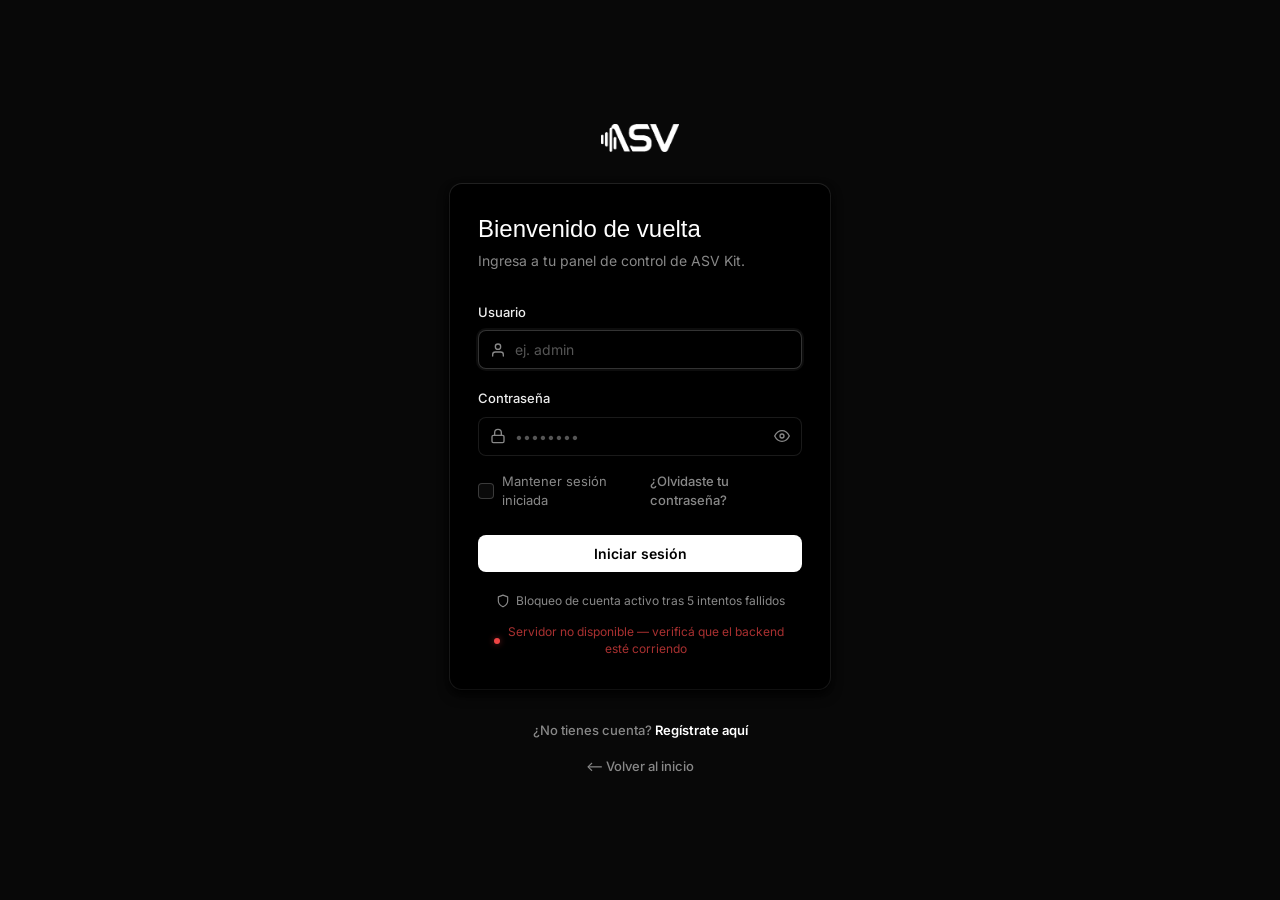
<file: frontend/test.html>
<!DOCTYPE html>
<html lang="es">

<head>
  <meta charset="UTF-8" />
  <meta name="viewport" content="width=device-width, initial-scale=1.0" />
  <title>ASV Kit · Panel de Simulación y Testeo</title>
  <meta name="description" content="Vista de pruebas para simular disparos de sensores y entregas de alertas." />
  <link rel="stylesheet" href="style.css" />
  <style>
    .sim-grid {
      display: grid;
      grid-template-columns: 1fr 1fr;
      gap: 32px;
      margin-bottom: 48px;
    }

    @media(max-width: 1024px) {
      .sim-grid {
        grid-template-columns: 1fr;
      }
    }

    .quick-simulate-btn {
      display: flex;
      align-items: center;
      justify-content: space-between;
      width: 100%;
      padding: 16px 20px;
      background: var(--bg-gray);
      border: 1px solid rgba(255, 255, 255, 0.06);
      border-radius: var(--radius);
      color: var(--text-main);
      cursor: pointer;
      transition: all 0.25s cubic-bezier(0.2, 0.8, 0.2, 1);
      text-align: left;
      margin-bottom: 12px;
    }

    .quick-simulate-btn:hover {
      background: rgba(255, 255, 255, 0.08);
      border-color: rgba(255, 255, 255, 0.2);
      transform: translateX(4px);
    }

    .quick-simulate-btn:active {
      transform: scale(0.98) translateX(4px);
    }

    .quick-simulate-btn .sensor-icon-circle {
      width: 32px;
      height: 32px;
      border-radius: 50%;
      display: flex;
      align-items: center;
      justify-content: center;
      margin-right: 14px;
      flex-shrink: 0;
    }

    .sim-table-actions .btn {
      padding: 4px 10px;
      font-size: 12px;
    }

    .live-indicator {
      display: inline-flex;
      align-items: center;
      gap: 6px;
      font-size: 11px;
      background: rgba(16, 185, 129, 0.1);
      border: 1px solid rgba(16, 185, 129, 0.2);
      color: var(--green);
      padding: 2px 8px;
      border-radius: var(--radius-pill);
      font-weight: 500;
    }

    .live-log-item {
      padding: 12px 16px;
      border-bottom: 1px solid rgba(255, 255, 255, 0.05);
      font-size: 13px;
      display: flex;
      justify-content: space-between;
      align-items: center;
      animation: highlightPulse 2s ease-out;
    }

    .live-log-item:last-child {
      border-bottom: none;
    }

    @keyframes highlightPulse {
      0% { background: rgba(59, 130, 246, 0.15); }
      100% { background: transparent; }
    }
  </style>
</head>

<body>

  <!-- Mobile Topbar -->
  <div class="mobile-topbar">
    <div style="font-family: 'Cal Sans', sans-serif; font-size: 18px; font-weight: 600;">ASV Kit (Test)</div>
  </div>

  <div class="panel-layout">
    <!-- SIDEBAR -->
    <aside class="sidebar">
      <a class="sidebar-logo" href="index.html">
        <img src="asv-logo.png" alt="ASV Kit Logo" />
      </a>

      <nav class="sidebar-nav">
        <div class="nav-section">Aplicación</div>
        <a class="nav-item" href="dashboard.html">
          <svg viewBox="0 0 24 24" fill="none" stroke="currentColor">
            <rect x="3" y="3" width="7" height="7"></rect>
            <rect x="14" y="3" width="7" height="7"></rect>
            <rect x="14" y="14" width="7" height="7"></rect>
            <rect x="3" y="14" width="7" height="7"></rect>
          </svg>
          Dashboard
        </a>
        <a class="nav-item" href="historial.html">
          <svg viewBox="0 0 24 24" fill="none" stroke="currentColor">
            <circle cx="12" cy="12" r="10"></circle>
            <polyline points="12 6 12 12 16 14"></polyline>
          </svg>
          Historial de Alertas
        </a>

        <div class="nav-section">Hardware</div>
        <a class="nav-item" href="sensores.html">
          <svg viewBox="0 0 24 24" fill="none" stroke="currentColor">
            <rect x="4" y="4" width="16" height="16" rx="2"></rect>
            <rect x="9" y="9" width="6" height="6"></rect>
            <line x1="9" y1="2" x2="9" y2="4"></line>
            <line x1="15" y1="2" x2="15" y2="4"></line>
            <line x1="9" y1="20" x2="9" y2="22"></line>
            <line x1="15" y1="20" x2="15" y2="22"></line>
            <line x1="20" y1="9" x2="22" y2="9"></line>
            <line x1="20" y1="14" x2="22" y2="14"></line>
            <line x1="2" y1="9" x2="4" y2="9"></line>
            <line x1="2" y1="14" x2="4" y2="14"></line>
          </svg>
          Sensores
        </a>
        <a class="nav-item" href="dispositivos.html">
          <svg viewBox="0 0 24 24" fill="none" stroke="currentColor">
            <rect x="5" y="2" width="14" height="20" rx="2"></rect>
            <line x1="12" y1="18" x2="12.01" y2="18"></line>
          </svg>
          Receptores
        </a>

        <div class="nav-section">Simulación</div>
        <a class="nav-item active" href="test.html">
          <svg viewBox="0 0 24 24" fill="none" stroke="currentColor" stroke-width="2" stroke-linecap="round" stroke-linejoin="round">
            <polygon points="12 2 2 7 12 12 22 7 12 2"/>
            <polyline points="2 17 12 22 22 17"/>
            <polyline points="2 12 12 17 22 12"/>
          </svg>
          Laboratorio de Pruebas
        </a>

        <div class="nav-section admin-only" style="display:none">Administración</div>
        <a class="nav-item admin-only" href="usuarios.html" style="display:none">
          <svg viewBox="0 0 24 24" fill="none" stroke="currentColor">
            <path d="M17 21v-2a4 4 0 0 0-4-4H5a4 4 0 0 0-4 4v2"></path>
            <circle cx="9" cy="7" r="4"></circle>
            <path d="M23 21v-2a4 4 0 0 0-3-3.87"></path>
            <path d="M16 3.13a4 4 0 0 1 0 7.75"></path>
          </svg>
          Usuarios
        </a>
      </nav>

      <div class="sidebar-footer">
        <div class="user-info">
          <div class="user-avatar" id="user-avatar">?</div>
          <div>
            <div class="user-name" id="user-name">—</div>
            <div class="user-role" id="user-role">—</div>
          </div>
        </div>
        <button class="nav-item" style="margin-top:8px;" onclick="logout()">
          <svg viewBox="0 0 24 24" fill="none" stroke="currentColor">
            <path d="M9 21H5a2 2 0 0 1-2-2V5a2 2 0 0 1 2-2h4"></path>
            <polyline points="16 17 21 12 16 7"></polyline>
            <line x1="21" y1="12" x2="9" y2="12"></line>
          </svg>
          Cerrar sesión
        </button>
      </div>
    </aside>

    <div class="main-content">
      <div class="content fade-in">

        <!-- HERO -->
        <div class="page-header">
          <h1 class="page-title">Laboratorio de Pruebas</h1>
          <p class="page-sub">Simulá pulsos de radiofrecuencia (RF) y envíos de alertas sin hardware real.</p>
        </div>

        <div class="sim-grid">
          <!-- Left Column: Actions -->
          <div style="display: flex; flex-direction: column; gap: 32px;">

            <!-- Quick Simulator Cards -->
            <div class="card">
              <div class="card-header">
                <h3 class="card-title">Simulaciones Rápidas (Códigos Estándar)</h3>
              </div>
              <div class="card-body" style="padding: 20px 24px;">
                <button class="quick-simulate-btn" onclick="sendQuickAlert('doorbell_A1')">
                  <div style="display:flex; align-items:center;">
                    <div class="sensor-icon-circle" style="background:rgba(59, 130, 246, 0.15); color:var(--blue);">
                      🔔
                    </div>
                    <div>
                      <div style="font-weight:600;">Simular Timbre</div>
                      <div style="font-size:12px; color:var(--text-muted);">Código: doorbell_A1</div>
                    </div>
                  </div>
                  <span class="btn btn-ghost" style="padding:4px 10px; font-size:12px;">Disparar</span>
                </button>

                <button class="quick-simulate-btn" onclick="sendQuickAlert('smoke_K3')">
                  <div style="display:flex; align-items:center;">
                    <div class="sensor-icon-circle" style="background:rgba(239, 68, 68, 0.15); color:var(--red);">
                      🔥
                    </div>
                    <div>
                      <div style="font-weight:600;">Simular Sensor de Humo</div>
                      <div style="font-size:12px; color:var(--text-muted);">Código: smoke_K3</div>
                    </div>
                  </div>
                  <span class="btn btn-ghost" style="padding:4px 10px; font-size:12px;">Disparar</span>
                </button>

                <button class="quick-simulate-btn" onclick="sendQuickAlert('washer_M2')">
                  <div style="display:flex; align-items:center;">
                    <div class="sensor-icon-circle" style="background:rgba(20, 184, 166, 0.15); color:var(--teal);">
                      🌀
                    </div>
                    <div>
                      <div style="font-weight:600;">Simular Lavadora Lista</div>
                      <div style="font-size:12px; color:var(--text-muted);">Código: washer_M2</div>
                    </div>
                  </div>
                  <span class="btn btn-ghost" style="padding:4px 10px; font-size:12px;">Disparar</span>
                </button>

                <button class="quick-simulate-btn" onclick="sendQuickAlert('door_window_P1')">
                  <div style="display:flex; align-items:center;">
                    <div class="sensor-icon-circle" style="background:rgba(245, 158, 11, 0.15); color:var(--amber);">
                      🚪
                    </div>
                    <div>
                      <div style="font-weight:600;">Simular Puerta / Ventana</div>
                      <div style="font-size:12px; color:var(--text-muted);">Código: door_window_P1</div>
                    </div>
                  </div>
                  <span class="btn btn-ghost" style="padding:4px 10px; font-size:12px;">Disparar</span>
                </button>
              </div>
            </div>

            <!-- Custom Simulator Form -->
            <div class="card">
              <div class="card-header">
                <h3 class="card-title">Inyección Manual de Alertas</h3>
              </div>
              <div class="card-body">
                <div class="form-group">
                  <label class="form-label">Código de Sensor (rf_code)</label>
                  <input class="form-input" id="sim-rf-code" placeholder="Ej: doorbell_A1, o código registrado" />
                  <span style="font-size:11px; color:var(--text-light); margin-top:4px; display:block;">
                    Nota: El código debe coincidir con un sensor registrado y activo en el sistema para que la alerta sea procesada.
                  </span>
                </div>

                <div style="display:grid; grid-template-columns: 1fr 1fr; gap:16px;">
                  <div class="form-group">
                    <label class="form-label">Estado Entrega RF</label>
                    <select class="form-select" id="sim-rf-status">
                      <option value="sent">Enviado (sent)</option>
                      <option value="pending">Pendiente (pending)</option>
                      <option value="failed">Fallido (failed)</option>
                    </select>
                  </div>
                  <div class="form-group">
                    <label class="form-label">Estado Entrega Push</label>
                    <select class="form-select" id="sim-push-status">
                      <option value="sent">Enviado (sent)</option>
                      <option value="pending">Pendiente (pending)</option>
                      <option value="failed">Fallido (failed)</option>
                    </select>
                  </div>
                </div>

                <div class="form-group">
                  <label class="form-label">Notas Adicionales</label>
                  <input class="form-input" id="sim-notes" placeholder="Ej: Simulación manual de laboratorio" value="Simulación manual de laboratorio" />
                </div>

                <div style="display:flex; justify-content:flex-end;">
                  <button class="btn btn-primary" id="sim-submit-btn" onclick="sendCustomAlert()">
                    Emitir Alerta
                  </button>
                </div>
              </div>
            </div>

          </div>

          <!-- Right Column: Database Sensors & Live Log -->
          <div style="display: flex; flex-direction: column; gap: 32px;">

            <!-- Registered Sensors Quick List -->
            <div class="card">
              <div class="card-header" style="display:flex; justify-content:space-between; align-items:center;">
                <h3 class="card-title">Sensores Registrados</h3>
                <button class="btn btn-ghost btn-pill" onclick="loadSensors()" style="font-size:11px; padding:2px 10px;">Refrescar</button>
              </div>
              <div class="table-wrap" style="max-height: 270px; overflow-y: auto;">
                <table>
                  <thead>
                    <tr>
                      <th>Nombre / Ubicación</th>
                      <th>Código RF</th>
                      <th>Acción</th>
                    </tr>
                  </thead>
                  <tbody id="sim-sensors-tbody">
                    <tr><td colspan="3" class="empty">Cargando sensores de la base de datos...</td></tr>
                  </tbody>
                </table>
              </div>
            </div>

            <!-- Live Alarms Monitor -->
            <div class="card">
              <div class="card-header" style="display:flex; justify-content:space-between; align-items:center;">
                <h3 class="card-title">Log de Alertas Recientes</h3>
                <span class="live-indicator"><span class="sdot sdot-on" style="width:6px; height:6px;"></span>En vivo</span>
              </div>
              <div class="alerts-list" id="sim-live-log" style="max-height: 300px; overflow-y: auto;">
                <div style="padding: 24px; text-align:center; color:var(--text-muted);">Cargando últimas alertas...</div>
              </div>
            </div>

          </div>
        </div>

      </div><!-- /content -->
    </div><!-- /main-content -->
  </div><!-- /panel-layout -->

  <div class="toast" id="toast">
    <div class="toast-dot" id="toast-dot"></div>
    <span id="toast-msg"></span>
  </div>

  <script src="shared.js"></script>
  <script>
    const user = authCheck();
    if (user) initSidebar(user);

    let registeredSensors = [];
    let logInterval = null;

    // Load registered sensors from backend database
    async function loadSensors() {
      const tbody = document.getElementById('sim-sensors-tbody');
      try {
        const res = await apiFetch('/api/sensors');
        registeredSensors = await res.json();
        
        const activeSensors = registeredSensors.filter(s => s.is_active);
        
        if (!activeSensors.length) {
          tbody.innerHTML = '<tr><td colspan="3" class="empty">No hay sensores activos registrados. Agregá uno en la pestaña Sensores.</td></tr>';
          return;
        }
        
        tbody.innerHTML = activeSensors.map(s => {
          return `
          <tr>
            <td>
              <div style="font-weight:600; font-size:13px;">${s.name}</div>
              <div style="font-size:11px; color:var(--text-muted);">${s.location || 'Sin ubicación'}</div>
            </td>
            <td>
              <code style="font-family:monospace; font-size:12px; background:var(--bg-gray); padding:2px 6px; border-radius:4px;">${s.rf_code}</code>
            </td>
            <td class="sim-table-actions">
              <button class="btn btn-primary" onclick="sendQuickAlert('${s.rf_code.replace(/'/g, "\\'")}')">Disparar</button>
            </td>
          </tr>`;
        }).join('');
      } catch (err) {
        tbody.innerHTML = '<tr><td colspan="3" class="empty">Error al conectar con la base de datos de sensores.</td></tr>';
      }
    }

    // Trigger alert with custom data
    async function triggerAlert(rfCode, deliveryRf = 'sent', deliveryPush = 'sent', notes = 'Simulación') {
      try {
        const res = await apiFetch('/api/alerts', {
          method: 'POST',
          body: JSON.stringify({
            rf_code: rfCode,
            delivery_rf: deliveryRf,
            delivery_push: deliveryPush,
            notes: notes
          })
        });
        
        const data = await res.json();
        if (res.ok) {
          showToast(`Señal RF inyectada: ${rfCode}`);
          loadRecentAlerts(); // Immediate reload
        } else {
          showToast(data.error || 'Código no procesado por el servidor', false);
        }
      } catch (err) {
        showToast('Error de red al enviar la simulación', false);
      }
    }

    // Trigger standard alert quickly
    function sendQuickAlert(rfCode) {
      triggerAlert(rfCode, 'sent', 'sent', 'Simulación rápida desde Laboratorio');
    }

    // Trigger alert from manual form inputs
    function sendCustomAlert() {
      const rfCode = document.getElementById('sim-rf-code').value.trim();
      const deliveryRf = document.getElementById('sim-rf-status').value;
      const deliveryPush = document.getElementById('sim-push-status').value;
      const notes = document.getElementById('sim-notes').value.trim();

      if (!rfCode) {
        showToast('Debes ingresar un código de sensor (rf_code)', false);
        return;
      }

      const btn = document.getElementById('sim-submit-btn');
      btn.disabled = true;
      btn.textContent = 'Enviando...';

      triggerAlert(rfCode, deliveryRf, deliveryPush, notes || 'Simulación manual');

      setTimeout(() => {
        btn.disabled = false;
        btn.textContent = 'Emitir Alerta';
      }, 500);
    }

    // Load recent log of alerts
    async function loadRecentAlerts() {
      const el = document.getElementById('sim-live-log');
      try {
        const res = await apiFetch('/api/alerts?per_page=5');
        const data = await res.json();
        const items = data.items || [];

        if (!items.length) {
          el.innerHTML = '<div style="padding: 24px; text-align:center; color:var(--text-muted);">No hay alertas registradas en el historial.</div>';
          return;
        }

        el.innerHTML = items.map(a => {
          const typeInfo = getType(a.type);
          return `
          <div class="live-log-item">
            <div>
              <div style="font-weight:600; display:flex; align-items:center; gap:8px;">
                <span style="font-size:8px; color:${typeInfo.color};">●</span>
                <span>${a.sensor}</span>
              </div>
              <div style="font-size:11px; color:var(--text-muted); margin-top:2px;">
                ${a.location || 'Sin ubicación'} • ${timeAgo(a.triggered_at)}
              </div>
            </div>
            <div style="display:flex; flex-direction:column; align-items:flex-end; gap:4px;">
              <span class="badge ${badgeClass(a.delivery_rf)}" style="font-size:9px; padding:1px 6px;">
                RF: ${badgeText(a.delivery_rf)}
              </span>
              <span class="badge ${badgeClass(a.delivery_push)}" style="font-size:9px; padding:1px 6px;">
                Push: ${badgeText(a.delivery_push)}
              </span>
            </div>
          </div>`;
        }).join('');
      } catch (err) {
        el.innerHTML = '<div style="padding: 24px; text-align:center; color:var(--text-muted);">Error al cargar log de alertas.</div>';
      }
    }

    // Setup periodic reload
    function initLiveLog() {
      loadRecentAlerts();
      if (logInterval) clearInterval(logInterval);
      logInterval = setInterval(loadRecentAlerts, 5000); // Check every 5s
    }

    // Initialize page
    loadSensors();
    initLiveLog();

    // Clean interval on page destroy
    window.addEventListener('beforeunload', () => {
      if (logInterval) clearInterval(logInterval);
    });
  </script>
</body>

</html>
</file>
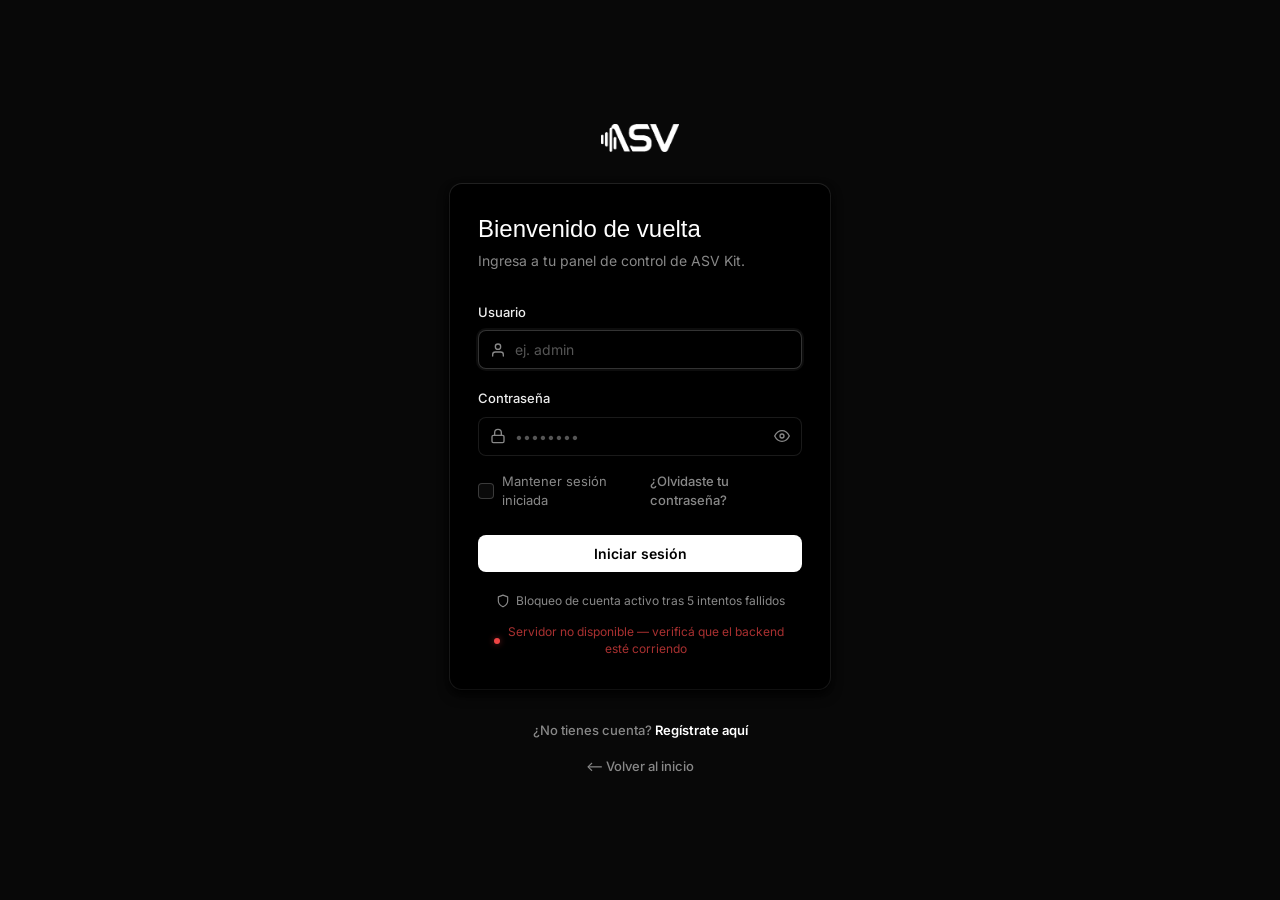
<file: frontend/usuarios.html>
<!DOCTYPE html>
<html lang="es">
<head>
<meta charset="UTF-8"/>
<meta name="viewport" content="width=device-width, initial-scale=1.0"/>
<title>ASV Kit · Usuarios</title>
<meta name="description" content="Gestión de usuarios del sistema ASV Kit."/>
<link rel="stylesheet" href="style.css"/>
</head>
<body>

<!-- Mobile Topbar -->
<div class="mobile-topbar">
  <div style="font-family: 'Cal Sans', sans-serif; font-size: 18px; font-weight: 600;">ASV Kit</div>
</div>

<div class="panel-layout">
  <!-- SIDEBAR -->
  <aside class="sidebar">
    <a class="sidebar-logo" href="index.html">
      <img src="asv-logo.png" alt="ASV Kit Logo" />
    </a>

    <nav class="sidebar-nav">
      <div class="nav-section">Aplicación</div>
      <a class="nav-item" href="dashboard.html">
        <svg viewBox="0 0 24 24" fill="none" stroke="currentColor"><rect x="3" y="3" width="7" height="7"></rect><rect x="14" y="3" width="7" height="7"></rect><rect x="14" y="14" width="7" height="7"></rect><rect x="3" y="14" width="7" height="7"></rect></svg>
        Dashboard
      </a>
      <a class="nav-item" href="historial.html">
        <svg viewBox="0 0 24 24" fill="none" stroke="currentColor"><circle cx="12" cy="12" r="10"></circle><polyline points="12 6 12 12 16 14"></polyline></svg>
        Historial de Alertas
      </a>

      <div class="nav-section">Hardware</div>
      <a class="nav-item" href="sensores.html">
        <svg viewBox="0 0 24 24" fill="none" stroke="currentColor"><rect x="4" y="4" width="16" height="16" rx="2"></rect><rect x="9" y="9" width="6" height="6"></rect><line x1="9" y1="2" x2="9" y2="4"></line><line x1="15" y1="2" x2="15" y2="4"></line><line x1="9" y1="20" x2="9" y2="22"></line><line x1="15" y1="20" x2="15" y2="22"></line><line x1="20" y1="9" x2="22" y2="9"></line><line x1="20" y1="14" x2="22" y2="14"></line><line x1="2" y1="9" x2="4" y2="9"></line><line x1="2" y1="14" x2="4" y2="14"></line></svg>
        Sensores
      </a>
      <a class="nav-item" href="dispositivos.html">
        <svg viewBox="0 0 24 24" fill="none" stroke="currentColor"><rect x="5" y="2" width="14" height="20" rx="2"></rect><line x1="12" y1="18" x2="12.01" y2="18"></line></svg>
        Receptores
      </a>

      <div class="nav-section">Simulación</div>
      <a class="nav-item" href="test.html">
        <svg viewBox="0 0 24 24" fill="none" stroke="currentColor" stroke-width="2" stroke-linecap="round" stroke-linejoin="round">
          <polygon points="12 2 2 7 12 12 22 7 12 2"/>
          <polyline points="2 17 12 22 22 17"/>
          <polyline points="2 12 12 17 22 12"/>
        </svg>
          Laboratorio de Pruebas
      </a>

      <div class="nav-section admin-only">Administración</div>
      <a class="nav-item active admin-only" href="usuarios.html">
        <svg viewBox="0 0 24 24" fill="none" stroke="currentColor"><path d="M17 21v-2a4 4 0 0 0-4-4H5a4 4 0 0 0-4 4v2"></path><circle cx="9" cy="7" r="4"></circle><path d="M23 21v-2a4 4 0 0 0-3-3.87"></path><path d="M16 3.13a4 4 0 0 1 0 7.75"></path></svg>
        Usuarios
      </a>
    </nav>

    <div class="sidebar-footer">
      <div class="user-info">
        <div class="user-avatar" id="user-avatar">?</div>
        <div>
          <div class="user-name" id="user-name">—</div>
          <div class="user-role" id="user-role">—</div>
        </div>
      </div>
      <button class="nav-item" style="margin-top:8px;" onclick="logout()">
        <svg viewBox="0 0 24 24" fill="none" stroke="currentColor"><path d="M9 21H5a2 2 0 0 1-2-2V5a2 2 0 0 1 2-2h4"></path><polyline points="16 17 21 12 16 7"></polyline><line x1="21" y1="12" x2="9" y2="12"></line></svg>
        Cerrar sesión
      </button>
    </div>
  </aside>

  <!-- MAIN CONTENT -->
  <div class="main-content">
    <div class="content fade-in">
      
      <!-- HERO -->
      <div class="page-header">
        <h1 class="page-title">Gestión de Acceso</h1>
        <p class="page-sub">Administrá quién tiene permisos para ingresar al sistema local ASV.</p>
      </div>

      <!-- TOOLBAR -->
      <div style="display:flex; justify-content:flex-end; align-items:center; margin-bottom:32px;">
        <button class="btn btn-primary" onclick="openModal()">
          <svg viewBox="0 0 24 24" fill="none" stroke="currentColor" stroke-width="2" stroke-linecap="round" stroke-linejoin="round"><line x1="12" y1="5" x2="12" y2="19"/><line x1="5" y1="12" x2="19" y2="12"/></svg>
          Nuevo Operador
        </button>
      </div>

      <div class="card">
        <div class="card-header">
          <span class="card-title">Usuarios Autorizados</span>
          <span id="user-count" style="font-size:13px;color:var(--text-muted)">— perfiles</span>
        </div>
        <div class="table-wrap">
          <table>
            <thead>
              <tr>
                <th>Credencial (Operador)</th>
                <th>Hardware ESP32</th>
                <th>Correo Electrónico</th>
                <th>Nivel de Acceso</th>
                <th>Estado Lógico</th>
                <th>Bloqueos Locales</th>
                <th>Última Conexión</th>
                <th>Otorgado</th>
                <th>Protocolos</th>
              </tr>
            </thead>
            <tbody id="users-tbody">
            </tbody>
          </table>
        </div>
      </div>

    </div>
  </div>
</div>

<!-- Modal -->
<div class="modal-overlay" id="modal">
  <div class="modal">
    <div class="modal-title">Generar Credencial API</div>
    <div class="form-group">
      <label class="form-label">Usuario Operador</label>
      <input class="form-input" id="m-username" placeholder="Identificador UUID o Nombre"/>
    </div>
    <div class="form-group">
      <label class="form-label">Correo Electrónico</label>
      <input class="form-input" type="email" id="m-email" placeholder="operador@institucion.com"/>
    </div>
    <div class="form-group">
      <label class="form-label">Passphrase Preshared</label>
      <input class="form-input" type="password" id="m-password" placeholder="••••••••••••"/>
    </div>
    <div class="form-group">
      <label class="form-label">Nivel de Acceso (Role)</label>
      <select class="form-select" id="m-role">
        <option value="user">Visualizador / Usuario</option>
        <option value="admin">Root / Administrador</option>
      </select>
    </div>
    <div class="modal-footer">
      <button class="btn btn-ghost" onclick="closeModal()">Descartar</button>
      <button class="btn btn-primary" id="save-btn" onclick="createUser()">Emitir Credencial</button>
    </div>
  </div>
</div>

<div class="toast" id="toast">
  <div class="toast-dot" id="toast-dot"></div>
  <span id="toast-msg"></span>
</div>

<script src="shared.js"></script>
<script>
const authUser = authCheck(true); // require admin
if (authUser) initSidebar(authUser);

function openModal() { document.getElementById('modal').classList.add('open'); }
function closeModal() {
  document.getElementById('modal').classList.remove('open');
  ['m-username', 'm-email', 'm-password'].forEach(id => document.getElementById(id).value = '');
}
document.getElementById('modal').addEventListener('click', e => {
  if (e.target === e.currentTarget) closeModal();
});

async function createUser() {
  const username = document.getElementById('m-username').value.trim();
  const email    = document.getElementById('m-email').value.trim();
  const password = document.getElementById('m-password').value;
  const role     = document.getElementById('m-role').value;
  if (!username || !email || !password) { showToast('Parámetros de credenciales incompletos', false); return; }
  const btn = document.getElementById('save-btn');
  btn.textContent = 'Emitiendo...'; btn.disabled = true;
  try {
    const res = await apiFetch('/api/auth/register', {
      method: 'POST',
      body: JSON.stringify({ username, email, password, role })
    });
    const data = await res.json();
    if (!res.ok) { showToast(data.error || 'Autenticación fallida al emitir', false); btn.textContent = 'Emitir Credencial'; btn.disabled = false; return; }
    closeModal();
    showToast('Credenciales emitidas exitosamente');
    load();
  } catch { showToast('Excepción de red al ejecutar creación', false); }
  btn.textContent = 'Emitir Credencial'; btn.disabled = false;
}

async function toggleUserActive(id, current) {
  try {
    await apiFetch('/api/users/' + id, {
      method: 'PUT',
      body: JSON.stringify({ is_active: !current })
    });
    showToast(!current ? 'Estado lógico alterado: HABILITADO' : 'Estado lógico alterado: SUSPENDIDO');
    load();
  } catch { showToast('Fallo en mutación de la DB', false); }
}

async function unlockUser(id, name) {
  try {
    await apiFetch('/api/users/' + id, {
      method: 'PUT',
      body: JSON.stringify({ unlock: true })
    });
    showToast(`Bloqueo preventivo de seguridad removido para ${name}`);
    load();
  } catch { showToast('Fallo de purga en firewall local', false); }
}

async function toggleUserRole(id, currentRole) {
  const newRole = currentRole === 'admin' ? 'user' : 'admin';
  try {
    await apiFetch('/api/users/' + id, {
      method: 'PUT',
      body: JSON.stringify({ role: newRole })
    });
    showToast(`Elevación de privilegios resuelta: ${newRole.toUpperCase()}`);
    load();
  } catch { showToast('Fallo de asignación RBAC', false); }
}

function doDeleteUser(id, name) {
  if (id === authUser.id) { showToast('Syscall abortado: Root conflict', false); return; }
  confirmAction(`¿Revocar acceso y destruir credencial de <strong>${name}</strong>? Todo log persistirá.`, async () => {
    try {
      const res = await apiFetch('/api/users/' + id, { method: 'DELETE' });
      if (!res.ok) { const d = await res.json(); showToast(d.error || 'Error interno', false); return; }
      showToast('Llaves de sesión revocadas');
      load();
    } catch { showToast('Error en la purga', false); }
  });
}

async function load() {
  document.getElementById('users-tbody').innerHTML = '<tr><td colspan="9" class="empty">Interrogando DB de llaves...</td></tr>';
  try {
    const res = await apiFetch('/api/users');
    const list = await res.json();
    document.getElementById('user-count').textContent = list.length + ' permisos de escritura';
    const tbody = document.getElementById('users-tbody');
    if (!list.length) {
      tbody.innerHTML = '<tr><td colspan="9" class="empty">Amnesia total: No hay administrativos en DB</td></tr>';
      return;
    }
    tbody.innerHTML = list.map(u => {
      const isSelf = u.id === authUser.id;
      return `<tr>
      <td>
        <div style="display:flex;align-items:center;gap:10px">
          <div class="user-avatar" style="width:30px;height:30px;font-size:11px;flex-shrink:0">${u.username[0].toUpperCase()}</div>
          <div>
            <span style="font-weight:600">${u.username}</span>
            ${isSelf ? '<span class="badge badge-gray" style="margin-left:6px;font-size:9px;padding:2px 6px">Tú (Sesión actual)</span>' : ''}
          </div>
        </div>
      </td>
      <td>
        ${u.device_code ? `<code style="font-family:'SF Mono', monospace; font-size:12px; background:var(--bg-gray); padding:2px 6px; border-radius:4px;">${u.device_code}</code>` : '<span class="muted" style="font-size:12px">Sin dispositivo</span>'}
      </td>
      <td class="muted">${u.email}</td>
      <td>
        <button class="badge ${u.role === 'admin' ? 'badge-blue' : 'badge-gray'}" style="cursor:${isSelf ? 'default' : 'pointer'};border:none;font-family:inherit" ${!isSelf ? `onclick="toggleUserRole(${u.id}, '${u.role}')"` : 'disabled'}>
          ${u.role === 'admin' ? 'Superadmin Root' : 'User (Read Only)'}
        </button>
      </td>
      <td>
        <span class="badge ${u.is_active ? 'badge-green' : 'badge-gray'}" style="cursor:${isSelf ? 'default' : 'pointer'}" ${!isSelf ? `onclick="toggleUserActive(${u.id}, ${u.is_active})"` : ''}>
          <span class="sdot ${u.is_active ? 'sdot-on' : 'sdot-off'}"></span>
          ${u.is_active ? 'Autorizado' : 'Excluido'}
        </span>
      </td>
      <td>
        ${u.is_locked
          ? `<span class="badge badge-red" title="Expira ${new Date(u.locked_until).toLocaleString('es-AR')}">Lockout (Fuerza Bruta)</span>`
          : (u.failed_login_attempts > 0
              ? `<span class="badge badge-amber" style="white-space:nowrap;gap:5px" title="Intentos fallidos de inicio de sesi\u00f3n: ${u.failed_login_attempts}"><svg width="11" height="11" viewBox="0 0 24 24" fill="none" stroke="currentColor" stroke-width="2.5" stroke-linecap="round" stroke-linejoin="round"><path d="M10.29 3.86L1.82 18a2 2 0 0 0 1.71 3h16.94a2 2 0 0 0 1.71-3L13.71 3.86a2 2 0 0 0-3.42 0z"/><line x1="12" y1="9" x2="12" y2="13"/><line x1="12" y1="17" x2="12.01" y2="17"/></svg>${u.failed_login_attempts} ${u.failed_login_attempts === 1 ? 'intento' : 'intentos'}</span>`
              : '<span style="font-size:12px;color:var(--text-muted)">Secure Local</span>')}
      </td>
      <td class="muted">${u.last_login ? formatDate(u.last_login) : 'Unseen'}</td>
      <td class="muted">${formatDate(u.created_at)}</td>
      <td>
        <div class="action-group">
          ${u.is_locked ? `<button class="btn btn-ghost" style="padding:5px 10px;font-size:12px;color:var(--green)" onclick="unlockUser(${u.id}, '${u.username.replace(/'/g, "\\'")}')">Purgar Bloqueo IP</button>` : ''}
          ${!isSelf ? `<button class="btn btn-danger" style="padding:5px 10px;font-size:12px" onclick="doDeleteUser(${u.id}, '${u.username.replace(/'/g, "\\'")}')">Eliminar</button>` : '<span class="muted" style="font-size:12px">—</span>'}
        </div>
      </td>
    </tr>`;
    }).join('');
  } catch {
    document.getElementById('users-tbody').innerHTML =
      '<tr><td colspan="9" class="empty">Corrupción de DB User / Timeout API Local</td></tr>';
  }
}

load();
</script>
</body>
</html>
</file>
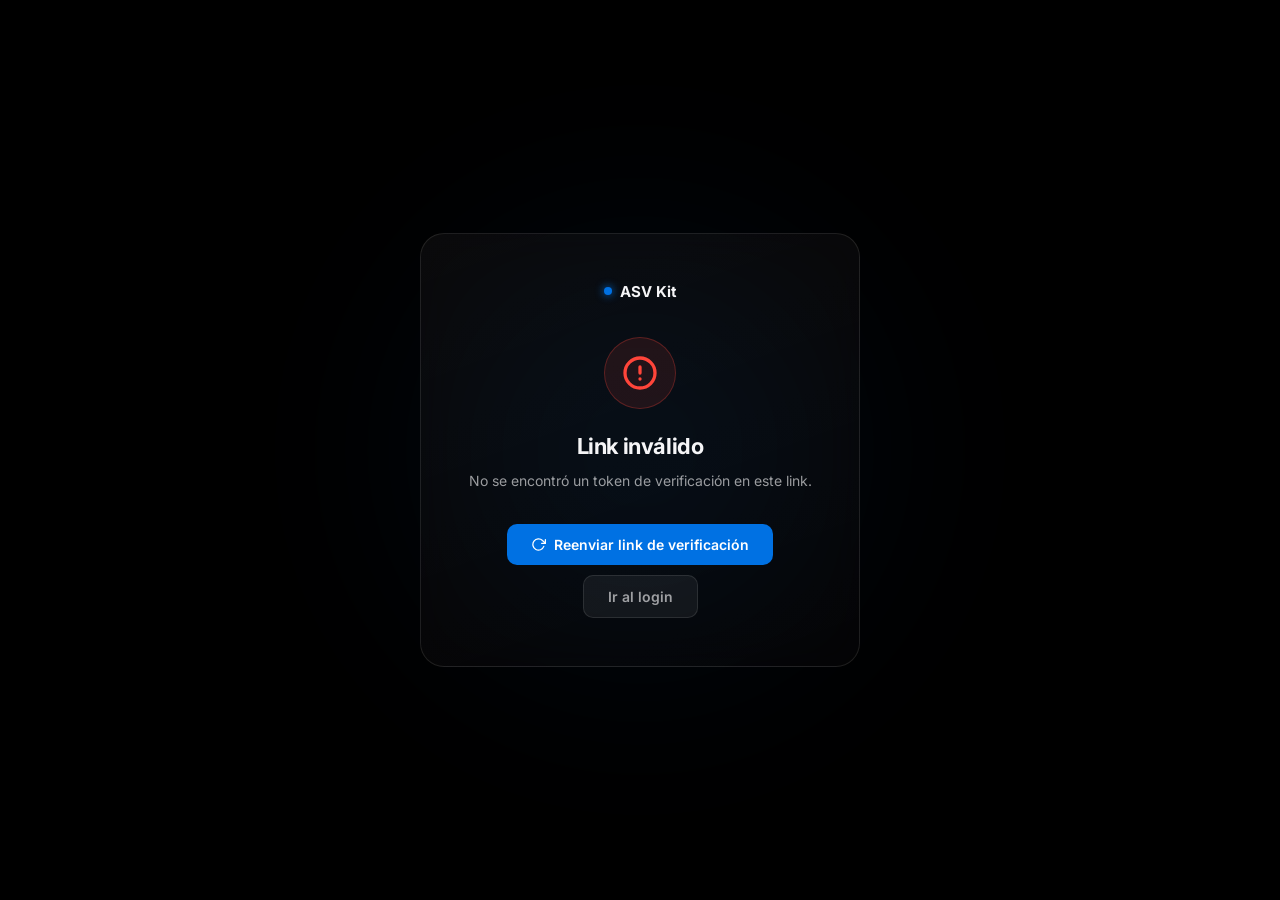
<file: frontend/verify-email.html>
<!DOCTYPE html>
<html lang="es">

<head>
  <meta charset="UTF-8" />
  <meta name="viewport" content="width=device-width, initial-scale=1.0" />
  <title>ASV Kit · Verificar Correo</title>
  <meta name="description" content="Verificá tu correo electrónico para activar tu cuenta de ASV Kit." />
  <link rel="preconnect" href="https://fonts.googleapis.com" />
  <link href="https://fonts.googleapis.com/css2?family=Inter:wght@400;500;600;700;800&display=swap" rel="stylesheet" />
  <style>
    :root {
      --bg: #000000;
      --bg2: #0d0d10;
      --border: rgba(255, 255, 255, 0.10);
      --text: #f5f5f7;
      --text2: rgba(245, 245, 247, 0.62);
      --text3: rgba(245, 245, 247, 0.38);
      --blue: #0071e3;
      --blue2: #2997ff;
      --green: #30d158;
      --red: #ff453a;
    }

    *, *::before, *::after { box-sizing: border-box; margin: 0; padding: 0; }

    body {
      background: var(--bg);
      color: var(--text);
      font-family: 'Inter', sans-serif;
      min-height: 100vh;
      display: flex;
      align-items: center;
      justify-content: center;
      padding: 24px;
      -webkit-font-smoothing: antialiased;
    }

    /* ── Background glow ── */
    .bg-orb {
      pointer-events: none;
      position: fixed;
      z-index: 0;
      width: 600px;
      height: 600px;
      border-radius: 50%;
      filter: blur(100px);
      opacity: 0.12;
      top: 50%;
      left: 50%;
      transform: translate(-50%, -50%);
      background: radial-gradient(circle, rgba(0, 113, 227, 1) 0%, transparent 70%);
    }

    /* ── Card ── */
    .card {
      position: relative;
      z-index: 1;
      width: 100%;
      max-width: 440px;
      background: linear-gradient(160deg, rgba(255,255,255,0.04), rgba(255,255,255,0.015));
      border: 1px solid var(--border);
      border-radius: 24px;
      padding: 48px 40px;
      text-align: center;
      backdrop-filter: blur(20px);
      animation: fadeUp .5s ease both;
    }

    @keyframes fadeUp {
      from { opacity: 0; transform: translateY(16px); }
      to   { opacity: 1; transform: translateY(0); }
    }

    /* ── Icon ── */
    .icon-wrap {
      width: 72px;
      height: 72px;
      border-radius: 50%;
      margin: 0 auto 24px;
      display: flex;
      align-items: center;
      justify-content: center;
      border: 1px solid var(--border);
      transition: background .4s, border-color .4s;
    }

    .icon-wrap.loading {
      background: rgba(255,255,255,0.04);
    }

    .icon-wrap.success {
      background: rgba(48, 209, 88, 0.12);
      border-color: rgba(48, 209, 88, 0.3);
    }

    .icon-wrap.error {
      background: rgba(255, 69, 58, 0.10);
      border-color: rgba(255, 69, 58, 0.28);
    }

    .icon-wrap svg {
      width: 36px;
      height: 36px;
    }

    /* Spinner */
    .spinner {
      width: 36px;
      height: 36px;
      border: 3px solid rgba(255,255,255,0.1);
      border-top-color: var(--blue2);
      border-radius: 50%;
      animation: spin 0.9s linear infinite;
    }

    @keyframes spin {
      to { transform: rotate(360deg); }
    }

    .card-title {
      font-size: 22px;
      font-weight: 700;
      letter-spacing: -.4px;
      margin-bottom: 10px;
    }

    .card-desc {
      font-size: 14px;
      color: var(--text2);
      line-height: 1.65;
      margin-bottom: 32px;
    }

    .btn {
      display: inline-flex;
      align-items: center;
      gap: 8px;
      font-size: 14px;
      font-weight: 600;
      padding: 12px 24px;
      border-radius: 10px;
      text-decoration: none;
      border: none;
      cursor: pointer;
      transition: opacity .15s, transform .1s;
      font-family: 'Inter', sans-serif;
    }

    .btn:hover { opacity: .88; transform: translateY(-1px); }

    .btn-primary {
      background: var(--blue);
      color: #fff;
    }

    .btn-ghost {
      background: rgba(255,255,255,0.06);
      border: 1px solid var(--border);
      color: var(--text2);
    }

    .btn-group {
      display: flex;
      flex-direction: column;
      gap: 10px;
      align-items: center;
    }

    /* ── Resend form ── */
    .resend-form {
      display: none;
      margin-top: 24px;
      border-top: 1px solid var(--border);
      padding-top: 24px;
    }

    .resend-form.visible { display: block; }

    .resend-form label {
      display: block;
      font-size: 12px;
      font-weight: 600;
      color: var(--text3);
      text-transform: uppercase;
      letter-spacing: .06em;
      margin-bottom: 8px;
      text-align: left;
    }

    .resend-form input {
      width: 100%;
      background: rgba(255,255,255,0.04);
      border: 1px solid var(--border);
      border-radius: 10px;
      padding: 11px 14px;
      font-size: 14px;
      color: var(--text);
      font-family: 'Inter', sans-serif;
      outline: none;
      margin-bottom: 12px;
      transition: border-color .2s;
    }

    .resend-form input:focus {
      border-color: var(--blue2);
    }

    .msg {
      font-size: 13px;
      padding: 10px 14px;
      border-radius: 8px;
      margin-top: 10px;
      text-align: left;
    }

    .msg.ok  { background: rgba(48,209,88,.1); color: var(--green); border: 1px solid rgba(48,209,88,.2); }
    .msg.err { background: rgba(255,69,58,.1); color: var(--red);   border: 1px solid rgba(255,69,58,.2); }

    .logo {
      display: flex;
      align-items: center;
      justify-content: center;
      gap: 8px;
      margin-bottom: 36px;
      font-size: 15px;
      font-weight: 700;
      color: var(--text);
      text-decoration: none;
    }

    .logo-dot {
      width: 8px;
      height: 8px;
      border-radius: 50%;
      background: var(--blue);
      box-shadow: 0 0 8px var(--blue);
    }
  </style>
</head>

<body>
  <div class="bg-orb" aria-hidden="true"></div>

  <div class="card" id="card">
    <a class="logo" href="/">
      <span class="logo-dot"></span>
      ASV Kit
    </a>

    <!-- Estado: cargando -->
    <div id="state-loading">
      <div class="icon-wrap loading" id="icon-wrap">
        <div class="spinner"></div>
      </div>
      <p class="card-title">Verificando tu correo…</p>
      <p class="card-desc">Por favor esperá un momento.</p>
    </div>

    <!-- Estado: éxito -->
    <div id="state-success" style="display:none">
      <div class="icon-wrap success">
        <svg viewBox="0 0 24 24" fill="none" stroke="#30d158" stroke-width="2.2" stroke-linecap="round" stroke-linejoin="round">
          <path d="M20 6L9 17l-5-5"/>
        </svg>
      </div>
      <p class="card-title">¡Correo verificado!</p>
      <p class="card-desc">Tu cuenta está activa. Ya podés iniciar sesión en ASV Kit.</p>
      <div class="btn-group">
        <a class="btn btn-primary" href="/login.html" id="btn-login">
          <svg width="15" height="15" viewBox="0 0 24 24" fill="none" stroke="currentColor" stroke-width="2" stroke-linecap="round" stroke-linejoin="round">
            <path d="M15 3h4a2 2 0 0 1 2 2v14a2 2 0 0 1-2 2h-4"/>
            <polyline points="10 17 15 12 10 7"/>
            <line x1="15" y1="12" x2="3" y2="12"/>
          </svg>
          Iniciar sesión
        </a>
      </div>
    </div>

    <!-- Estado: error -->
    <div id="state-error" style="display:none">
      <div class="icon-wrap error">
        <svg viewBox="0 0 24 24" fill="none" stroke="#ff453a" stroke-width="2.2" stroke-linecap="round" stroke-linejoin="round">
          <circle cx="12" cy="12" r="10"/>
          <line x1="12" y1="8" x2="12" y2="12"/>
          <line x1="12" y1="16" x2="12.01" y2="16"/>
        </svg>
      </div>
      <p class="card-title" id="err-title">Link inválido o expirado</p>
      <p class="card-desc" id="err-desc">Este link de verificación no es válido o ya fue utilizado.</p>
      <div class="btn-group">
        <button class="btn btn-primary" id="btn-show-resend" onclick="showResend()">
          <svg width="15" height="15" viewBox="0 0 24 24" fill="none" stroke="currentColor" stroke-width="2" stroke-linecap="round" stroke-linejoin="round">
            <polyline points="23 4 23 10 17 10"/>
            <path d="M20.49 15a9 9 0 1 1-2.12-9.36L23 10"/>
          </svg>
          Reenviar link de verificación
        </button>
        <a class="btn btn-ghost" href="/login.html">Ir al login</a>
      </div>

      <!-- Formulario de reenvío -->
      <div class="resend-form" id="resend-form">
        <label for="resend-email">Tu correo electrónico</label>
        <input type="email" id="resend-email" placeholder="nombre@ejemplo.com" autocomplete="email" />
        <button class="btn btn-primary" style="width:100%;justify-content:center" onclick="resendVerification()">
          Enviar nuevo link
        </button>
        <div id="resend-msg" style="display:none"></div>
      </div>
    </div>
  </div>

  <script>
    const API = 'http://localhost:5000';

    function setState(state) {
      document.getElementById('state-loading').style.display = state === 'loading' ? '' : 'none';
      document.getElementById('state-success').style.display = state === 'success' ? '' : 'none';
      document.getElementById('state-error').style.display   = state === 'error'   ? '' : 'none';
    }

    function showResend() {
      document.getElementById('resend-form').classList.add('visible');
      document.getElementById('btn-show-resend').style.display = 'none';
      // Pre-fill si hay email guardado
      const saved = sessionStorage.getItem('verify_email');
      if (saved) document.getElementById('resend-email').value = saved;
    }

    async function resendVerification() {
      const email = document.getElementById('resend-email').value.trim();
      const msgEl = document.getElementById('resend-msg');
      msgEl.style.display = 'none';

      if (!email) {
        msgEl.className = 'msg err';
        msgEl.textContent = 'Ingresá tu correo electrónico.';
        msgEl.style.display = 'block';
        return;
      }

      try {
        const res = await fetch(`${API}/api/auth/resend-verification`, {
          method: 'POST',
          headers: { 'Content-Type': 'application/json' },
          body: JSON.stringify({ email })
        });
        const data = await res.json();
        msgEl.className = res.ok ? 'msg ok' : 'msg err';
        msgEl.textContent = data.message || data.error || 'Ocurrió un error.';
        msgEl.style.display = 'block';
      } catch {
        msgEl.className = 'msg err';
        msgEl.textContent = 'No se pudo conectar con el servidor.';
        msgEl.style.display = 'block';
      }
    }

    async function verifyToken() {
      const params = new URLSearchParams(window.location.search);
      const token = params.get('token');

      if (!token) {
        setState('error');
        document.getElementById('err-title').textContent = 'Link inválido';
        document.getElementById('err-desc').textContent = 'No se encontró un token de verificación en este link.';
        return;
      }

      try {
        const res = await fetch(`${API}/api/auth/verify-email?token=${encodeURIComponent(token)}`);
        const data = await res.json();

        if (res.ok && data.success) {
          setState('success');
        } else {
          setState('error');
          if (data.code === 'token_expired') {
            document.getElementById('err-title').textContent = 'Link expirado';
            document.getElementById('err-desc').textContent = 'Este link de verificación expiró (válido por 24 horas). Pedí uno nuevo.';
            if (data.email) sessionStorage.setItem('verify_email', data.email);
          } else {
            document.getElementById('err-title').textContent = 'Link inválido';
            document.getElementById('err-desc').textContent = data.error || 'Este link no es válido o ya fue utilizado.';
          }
        }
      } catch {
        setState('error');
        document.getElementById('err-title').textContent = 'Error de conexión';
        document.getElementById('err-desc').textContent = 'No se pudo conectar con el servidor. Verificá tu conexión e intentá de nuevo.';
      }
    }

    verifyToken();
  </script>
</body>
</html>
</file>
<file: frontend/style.css>
/* ─────────────────────────────────────────────────────────
   ASV Kit · Panel Design System
   Inspired by Cal.com — Dark Mode
   ───────────────────────────────────────────────────────── */

@import url('https://fonts.googleapis.com/css2?family=Inter:wght@300;400;500;600&display=swap');

@font-face {
  font-family: 'Cal Sans';
  src: local('Cal Sans'), local('CalSans-SemiBold');
  font-weight: 600;
}

:root {
  /* Dark Canvas & Pure Monochrome */
  --bg: #000000;
  --bg-subtle: #080808;
  --bg-gray: #121212;
  
  /* Text */
  --text-main: #ffffff;   /* Pure white */
  --text-deep: #ededed;   /* Almost white */
  --text-muted: #888888;  /* Mid Gray - secondary */
  --text-light: #555555;

  /* Accent (Used extremely sparingly) */
  --blue: #3b82f6;
  --green: #10B981;
  --red: #EF4444;
  --amber: #F59E0B;

  /* Shadows for Dark Mode */
  --shadow-ring: rgba(255, 255, 255, 0.12) 0px 0px 0px 1px;
  --shadow-soft: rgba(0, 0, 0, 0.8) 0px 6px 12px 0px;
  --shadow-sharp: rgba(0, 0, 0, 0.9) 0px 2px 6px -1px; 
  
  /* Levels */
  --level-1: inset 0px 1px 2px rgba(255,255,255,0.04);
  --level-2: var(--shadow-sharp), var(--shadow-ring), var(--shadow-soft);
  --level-3: rgba(0,0,0,0.9) 0px 8px 24px -4px, var(--shadow-ring);
  
  /* Layout */
  --sidebar-w: 240px;
  --radius-sm: 6px;
  --radius: 8px;
  --radius-lg: 12px;
  --radius-xl: 16px;
  --radius-pill: 9999px;
}

/* ── RESET ───────────────────────────────────────────────── */
*, *::before, *::after { box-sizing: border-box; margin: 0; padding: 0; }
html { scroll-behavior: smooth; }

/* ── TYPOGRAPHY ──────────────────────────────────────────── */
body {
  background: var(--bg-subtle);
  color: var(--text-muted);
  font-family: 'Inter', sans-serif;
  font-size: 16px;
  line-height: 1.5;
  -webkit-font-smoothing: antialiased;
}

/* Headings - Cal Sans */
h1, h2, h3, h4, h5, h6, .cal-sans {
  font-family: 'Cal Sans', 'Inter', sans-serif;
  font-weight: 600;
  color: var(--text-main);
  margin: 0;
}

h1 { font-size: 48px; line-height: 1.1; letter-spacing: 0px; }
h2 { font-size: 24px; line-height: 1.3; }
h3 { font-size: 20px; line-height: 1.2; letter-spacing: 0.2px; }
.card-title { font-size: 16px; line-height: 1.1; font-family: 'Cal Sans', sans-serif; color: var(--text-deep); }

::-webkit-scrollbar { width: 6px; }
::-webkit-scrollbar-track { background: transparent; }
::-webkit-scrollbar-thumb { background: #333333; border-radius: 10px; }

/* ── LAYOUT ──────────────────────────────────────────────── */
.panel-layout { display: flex; min-height: 100vh; }

.sidebar {
  width: var(--sidebar-w);
  background: var(--bg-subtle);
  border-right: 1px solid rgba(255, 255, 255, 0.08);
  display: flex; flex-direction: column;
  position: fixed; top: 0; left: 0; bottom: 0;
  z-index: 50;
  padding: 16px 12px;
}

/* Logo */
.sidebar-logo {
  padding: 8px 12px 24px;
  display: flex; align-items: center; gap: 10px;
  font-family: 'Cal Sans', sans-serif;
  font-size: 20px; font-weight: 600; color: var(--text-deep);
  text-decoration: none; letter-spacing: 0.2px;
}
.sidebar-logo img { height: 28px; width: auto; filter: brightness(0) invert(1); }

/* Nav */
.sidebar-nav { flex: 1; display: flex; flex-direction: column; gap: 4px; overflow-y: auto; }

.nav-section {
  font-family: 'Cal Sans', sans-serif;
  font-size: 12px; color: var(--text-light);
  text-transform: uppercase; letter-spacing: 0.5px;
  padding: 16px 12px 8px;
}

.nav-item {
  display: flex; align-items: center; gap: 12px;
  padding: 10px 12px; border-radius: var(--radius);
  font-size: 14px; font-weight: 500; color: var(--text-muted);
  text-decoration: none; cursor: pointer;
  transition: all .25s cubic-bezier(0.2, 0.8, 0.2, 1);
  border: none; background: transparent; width: 100%; text-align: left;
}
.nav-item svg { width: 16px; height: 16px; flex-shrink: 0; stroke-width: 2; transition: transform 0.3s cubic-bezier(0.2, 0.8, 0.2, 1); }

.nav-item:hover { background: rgba(255,255,255,0.06); color: var(--text-main); transform: translateX(4px); }
.nav-item:hover svg { transform: scale(1.1) rotate(-5deg); }
.nav-item:active { transform: scale(.98) translateX(4px); }

.nav-item.active {
  background: rgba(255,255,255,0.1); color: var(--text-deep);
  font-weight: 600;
  transform: translateX(4px);
}
.nav-item.active svg { color: var(--text-main); }

/* Footer */
.sidebar-footer { padding-top: 16px; border-top: 1px solid rgba(255, 255, 255, 0.08); }
.user-info { display: flex; align-items: center; gap: 10px; padding: 12px; }
.user-avatar {
  width: 32px; height: 32px; border-radius: var(--radius-pill);
  background: var(--bg); box-shadow: var(--shadow-ring);
  display: flex; align-items: center; justify-content: center;
  font-size: 13px; font-weight: 600; color: var(--text-main);
  font-family: 'Cal Sans', sans-serif;
}
.user-name { font-size: 14px; font-weight: 600; color: var(--text-main); line-height: 1.2; }
.user-role { font-size: 12px; color: var(--text-muted); }

/* ── MAIN CONTENT ────────────────────────────────────────── */
.main-content {
  margin-left: var(--sidebar-w);
  flex: 1; min-height: 100vh;
  display: flex; flex-direction: column;
}

.content { padding: 48px 64px; flex: 1; max-width: 1200px; margin: 0 auto; width: 100%; }
@media(max-width:1024px) { .content { padding: 32px; } }
@media(max-width:768px) {
  .sidebar { transform: translateX(-100%); }
  .main-content { margin-left: 0 !important; }
  .content { padding: 80px 24px 32px; }
}

/* ── PAGE HEADERS (Cal.com massive scale) ────────────────── */
.page-header { margin-bottom: 64px; display: flex; flex-direction: column; gap: 8px; }
.page-title { font-family: 'Cal Sans', sans-serif; font-size: 40px; color: var(--text-main); line-height: 1.1; }
.page-sub { font-size: 18px; color: var(--text-muted); }

/* ── ELEVATION CARDS ─────────────────────────────────────── */
.card {
  background: var(--bg);
  border: none;
  border-radius: var(--radius-lg);
  box-shadow: var(--level-2);
  transition: box-shadow .3s cubic-bezier(0.2, 0.8, 0.2, 1), transform .3s cubic-bezier(0.2, 0.8, 0.2, 1);
  overflow: hidden;
}
.card:hover { box-shadow: var(--level-3); transform: translateY(-2px); }

.card-header {
  padding: 20px 24px;
  border-bottom: 1px solid rgba(255, 255, 255, 0.06);
  display: flex; align-items: center; justify-content: space-between;
}
.card-body { padding: 24px; }

/* ── BUTTONS ─────────────────────────────────────────────── */
.btn {
  display: inline-flex; align-items: center; justify-content: center; gap: 8px;
  font-family: 'Inter', sans-serif;
  font-size: 14px; font-weight: 500;
  padding: 8px 16px; border-radius: var(--radius);
  cursor: pointer; text-decoration: none;
  transition: all .25s cubic-bezier(0.2, 0.8, 0.2, 1);
  border: none;
}
.btn:active { transform: scale(0.95); }
.btn svg { width: 16px; height: 16px; transition: transform 0.2s ease; }
.btn:hover svg { transform: scale(1.05); }

/* Primary Button is white with black text for premium dark mode look */
.btn-primary { background: #ffffff; color: #000000; font-weight: 600; }
.btn-primary:hover { opacity: 0.9; transform: translateY(-1px); box-shadow: 0 4px 12px rgba(255, 255, 255, 0.15); }

.btn-ghost { background: var(--bg); color: var(--text-main); box-shadow: var(--shadow-ring); }
.btn-ghost:hover { background: rgba(255, 255, 255, 0.04); transform: translateY(-1px); box-shadow: var(--shadow-ring), 0 4px 8px rgba(0,0,0,0.4); }

.btn-pill { border-radius: var(--radius-pill); }

.btn-danger { background: var(--bg); border: 1px solid rgba(239, 68, 68, 0.5); color: var(--red); }
.btn-success { background: var(--green); color: #fff; }

/* ── BADGES & STATUS ─────────────────────────────────────── */
.badge {
  display: inline-flex; align-items: center; gap: 6px;
  padding: 4px 10px; border-radius: var(--radius-pill);
  font-size: 12px; font-weight: 500;
  background: var(--bg); box-shadow: var(--shadow-ring);
  color: var(--text-muted);
}
@keyframes pulseGlowGreen {
  0% { box-shadow: 0 0 0 0 rgba(16, 185, 129, 0.4); }
  70% { box-shadow: 0 0 0 6px rgba(16, 185, 129, 0); }
  100% { box-shadow: 0 0 0 0 rgba(16, 185, 129, 0); }
}

.badge-live { color: var(--text-main); box-shadow: var(--shadow-ring), inset 2px 0 0 var(--green); animation: pulseGlowGreen 2.5s infinite; }
.badge-gray { color: var(--text-muted); background: rgba(255,255,255,0.05); }
.badge-green { color: var(--green); background: rgba(16, 185, 129, 0.1); box-shadow: none; border: 1px solid rgba(16, 185, 129, 0.2); }
.badge-red { color: var(--red); background: rgba(239, 68, 68, 0.1); box-shadow: none; border: 1px solid rgba(239, 68, 68, 0.2); }
.badge-blue { color: var(--blue); background: rgba(59, 130, 246, 0.1); box-shadow: none; border: 1px solid rgba(59, 130, 246, 0.2); }
.badge-amber { color: var(--amber); background: rgba(245, 158, 11, 0.1); box-shadow: none; border: 1px solid rgba(245, 158, 11, 0.2); }


.sdot { width: 8px; height: 8px; border-radius: 50%; display: inline-block; flex-shrink: 0; }
.sdot-on { background: var(--green); box-shadow: 0 0 8px rgba(16,185,129,0.5); animation: pulseGlowGreen 2.5s infinite; }
.sdot-off { background: #333333; }

/* ── INPUTS & FORMS ──────────────────────────────────────── */
.form-group { margin-bottom: 24px; }
.form-label { display: block; font-size: 13px; font-weight: 500; margin-bottom: 8px; color: var(--text-muted); }
.form-input, .form-select {
  width: 100%; padding: 10px 14px;
  background: var(--bg);
  box-shadow: var(--shadow-ring), var(--level-1);
  border: none; border-radius: var(--radius);
  color: var(--text-main); font-family: inherit; font-size: 14px;
  outline: none; transition: box-shadow .2s;
}
.form-input:focus, .form-select:focus {
  box-shadow: var(--shadow-ring), 0 0 0 2px rgba(255, 255, 255, 0.2);
}
.form-input::placeholder { color: #555555; }
.form-select option { background: var(--bg); color: var(--text-main); }

.search-input { width: 100%; max-width: 320px; }

/* ── TABLES AND LISTS ────────────────────────────────────── */
.table-wrap { overflow-x: auto; width: 100%; }
table { width: 100%; border-collapse: collapse; text-align: left; }
thead th { 
  font-size: 12px; font-weight: 600; color: var(--text-muted); 
  text-transform: uppercase; letter-spacing: 0.5px; 
  padding: 16px 24px; border-bottom: 1px solid rgba(255,255,255,0.08); 
  background: var(--bg); position: sticky; top: 0;
}
tbody tr { transition: background 0.2s ease, transform 0.2s ease; }
tbody td { 
  padding: 16px 24px; border-bottom: 1px solid rgba(255,255,255,0.04); 
  font-size: 14px; color: var(--text-main);
}
tbody tr:hover { background: rgba(255,255,255,0.02); transform: translateX(2px); }
tbody tr:last-child td { border-bottom: none; }
.muted { color: var(--text-muted); }
.empty { text-align: center; color: var(--text-muted); padding: 40px; font-style: italic; }

.action-group { display: flex; gap: 8px; }

/* ── PAGINATION ────────────────────────────────────────── */
.pagination { 
  display: flex; align-items: center; gap: 8px; justify-content: center; 
  padding: 24px; border-top: 1px solid rgba(255,255,255,0.06); 
}
.pagination .btn { padding: 6px 12px; font-size: 13px; min-width: 36px; }
.pagination .btn.active { background: #ffffff; color: #000000; font-weight: 600; box-shadow: none; border-color: transparent; }
.pagination-info { font-size: 13px; color: var(--text-muted); padding: 0 8px; }

/* ── MODALS ────────────────────────────────────────────── */
.modal-overlay {
  position: fixed; inset: 0; z-index: 500;
  background: rgba(0,0,0,0.8); backdrop-filter: blur(4px);
  display: flex; align-items: center; justify-content: center;
  opacity: 0; pointer-events: none; transition: opacity .2s;
}
.modal-overlay.open { opacity: 1; pointer-events: auto; }
.modal {
  background: var(--bg); box-shadow: var(--level-3);
  border-radius: var(--radius-xl); padding: 32px; width: 100%; max-width: 420px;
  transform: scale(0.95); transition: transform .2s cubic-bezier(.4,0,.2,1);
}
.modal-overlay.open .modal { transform: scale(1); }
.modal-title { font-family: 'Cal Sans', sans-serif; font-size: 24px; margin-bottom: 24px; color: var(--text-main); }
.modal-footer { display: flex; justify-content: flex-end; gap: 12px; margin-top: 32px; }

/* ── ANIMATIONS ──────────────────────────────────────────── */
@keyframes fadeIn { from{ opacity:0; transform:translateY(12px) } to{ opacity:1; transform:none } }
@keyframes popIn { 0% { opacity: 0; transform: scale(0.9) } 60% { transform: scale(1.02) } 100% { opacity: 1; transform: scale(1) } }
@keyframes slideInLeft { from { opacity:0; transform:translateX(-20px) } to { opacity:1; transform:translateX(0) } }
@keyframes slideInRight { from { opacity:0; transform:translateX(20px) } to { opacity:1; transform:translateX(0) } }
@keyframes float { 0% { transform: translateY(0px); } 50% { transform: translateY(-6px); } 100% { transform: translateY(0px); } }

.fade-in { animation: fadeIn .6s cubic-bezier(0.2, 0.8, 0.2, 1) both; }
.fade-in-d1 { animation: fadeIn .6s .1s cubic-bezier(0.2, 0.8, 0.2, 1) both; }
.fade-in-d2 { animation: fadeIn .6s .2s cubic-bezier(0.2, 0.8, 0.2, 1) both; }
.fade-in-d3 { animation: fadeIn .6s .3s cubic-bezier(0.2, 0.8, 0.2, 1) both; }
.slide-in-left { animation: slideInLeft .6s cubic-bezier(0.2, 0.8, 0.2, 1) both; }
.slide-in-right { animation: slideInRight .6s cubic-bezier(0.2, 0.8, 0.2, 1) both; }
.pop-in { animation: popIn .5s cubic-bezier(0.2, 0.8, 0.2, 1) both; }
.floating { animation: float 4s ease-in-out infinite; }

/* ── TOAST ───────────────────────────────────────────────── */
.toast {
  position: fixed; bottom: 32px; right: 32px; z-index: 300;
  background: var(--bg); box-shadow: var(--level-3), var(--shadow-ring);
  border-radius: var(--radius-lg); padding: 16px 20px;
  font-size: 14px; font-weight: 500; color: var(--text-main);
  display: flex; align-items: center; gap: 12px;
  transform: translateY(100px); opacity: 0;
  transition: transform .35s cubic-bezier(.4,0,.2,1), opacity .35s;
}
.toast.show { transform: none; opacity: 1; }
.toast-dot { width: 8px; height: 8px; border-radius: 50%; flex-shrink: 0; }

/* Top mobile bar */
.mobile-topbar {
  display: none; padding: 16px 24px; box-shadow: var(--shadow-ring);
  background: var(--bg); position: fixed; top:0; left:0; right:0; z-index: 45;
  align-items: center; justify-content: space-between;
}
@media(max-width:768px) { .mobile-topbar { display: flex; } }

/* Fix confirm overlap */
.confirm-overlay { z-index: 600; }
</file>
